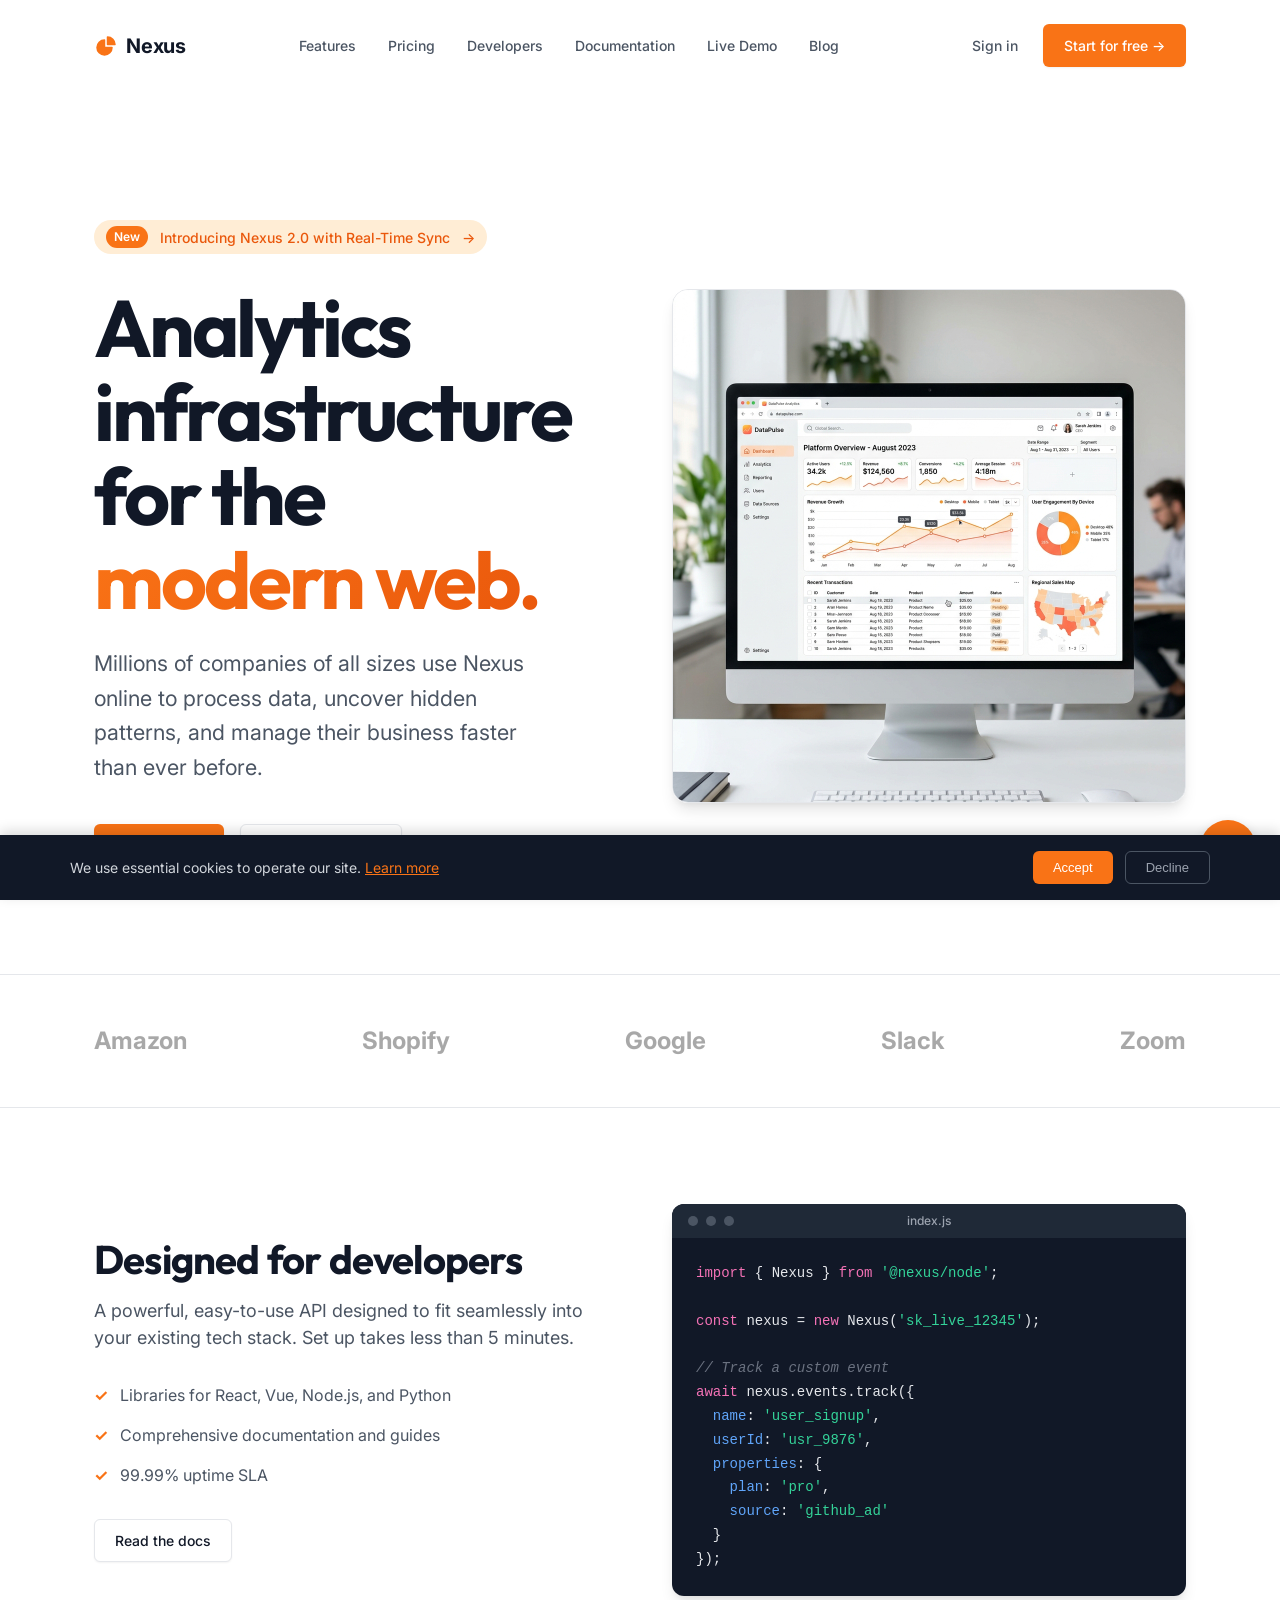
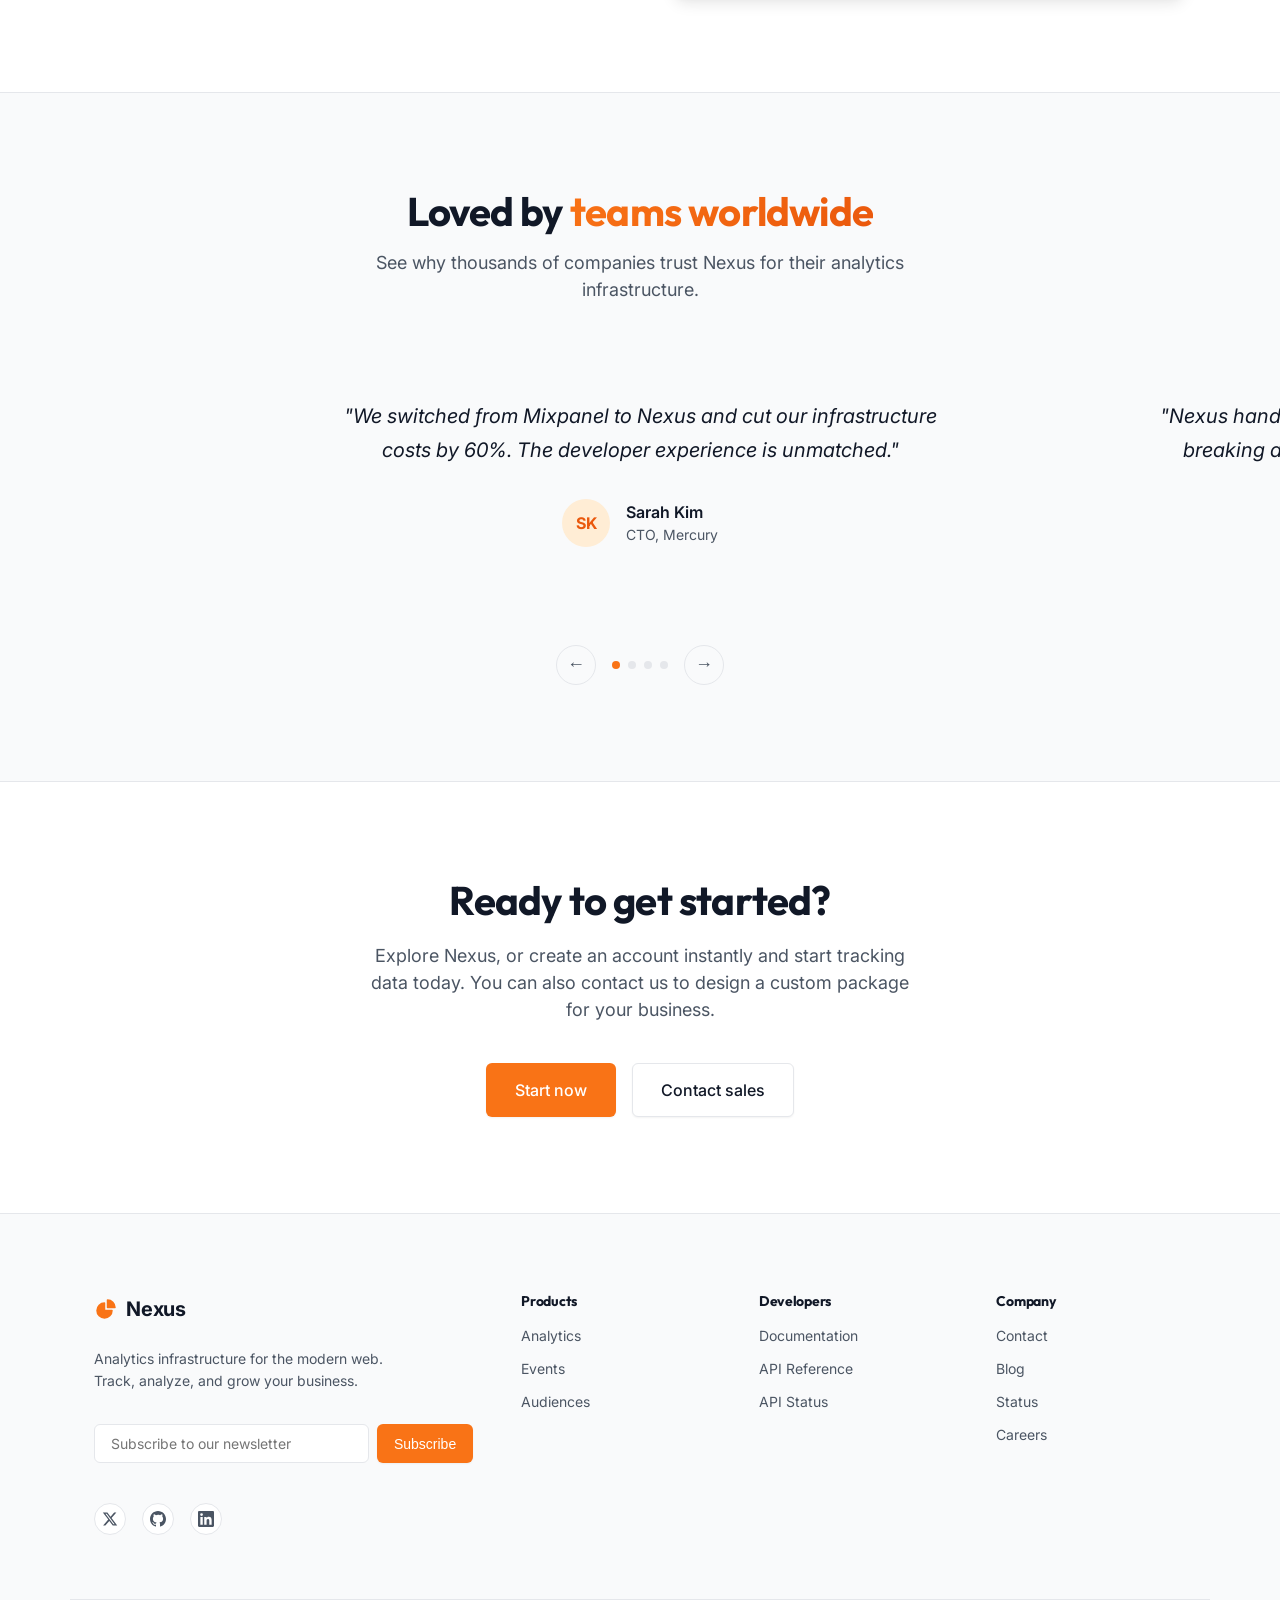
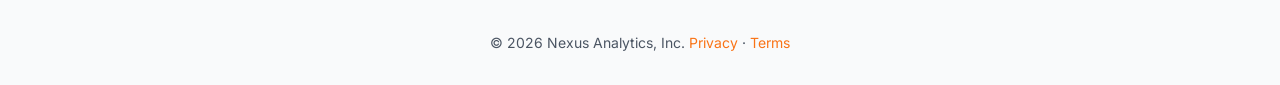
<file: index.html>
<!DOCTYPE html>
<html lang="en">
<head>
    <meta charset="UTF-8">
    <meta name="viewport" content="width=device-width, initial-scale=1.0">
    <title>Nexus | Analytics for Modern Teams</title>
    <meta name="description" content="Nexus is the developer-first analytics platform built for speed and precision.">
    <link rel="preconnect" href="https://fonts.googleapis.com">
    <link rel="preconnect" href="https://fonts.gstatic.com" crossorigin>
    <link href="https://fonts.googleapis.com/css2?family=Inter:wght@400;500;600;700&family=Outfit:wght@500;700;800&display=swap" rel="stylesheet">
    <link rel="stylesheet" href="styles.css?v=4">
    <!-- Privacy-friendly analytics by Plausible -->
    <script async src="https://plausible.io/js/pa-jJZlU0B4bznzwBaaOxPu2.js"></script>
    <script>
      window.plausible=window.plausible||function(){(plausible.q=plausible.q||[]).push(arguments)},plausible.init=plausible.init||function(i){plausible.o=i||{}};
      plausible.init()
    </script>
    <script>window.PLAUSIBLE_DOMAIN = 'nexus.dev';</script>
    <script type="application/ld+json">
    {
        "@context": "https://schema.org",
        "@type": "Organization",
        "name": "Nexus Analytics",
        "url": "https://nexus.dev",
        "logo": "https://nexus.dev/images/dashboard.png",
        "description": "Developer-first analytics platform for modern teams.",
        "foundingDate": "2024",
        "sameAs": ["https://twitter.com/nexus", "https://github.com/nexus-js/nexus", "https://linkedin.com/company/nexus"]
    }
    </script>
    <script type="application/ld+json">
    {
        "@context": "https://schema.org",
        "@type": "WebSite",
        "name": "Nexus Analytics",
        "url": "https://nexus.dev",
        "potentialAction": {
            "@type": "SearchAction",
            "target": "https://nexus.dev/search?q={search_term_string}",
            "query-input": "required name=search_term_string"
        }
    }
    </script>
</head>
<body>
    <header class="navbar">
        <div class="container nav-container">
            <a href="index.html" class="logo">
                <svg xmlns="http://www.w3.org/2000/svg" viewBox="0 0 24 24" fill="currentColor" class="logo-icon">
                  <path fill-rule="evenodd" d="M2.25 13.5a8.25 8.25 0 018.25-8.25.75.75 0 01.75.75v6.75H18a.75.75 0 01.75.75 8.25 8.25 0 01-16.5 0z" clip-rule="evenodd" />
                  <path fill-rule="evenodd" d="M12.75 3a.75.75 0 01.75-.75 8.25 8.25 0 018.25 8.25.75.75 0 01-.75.75h-7.5a.75.75 0 01-.75-.75V3z" clip-rule="evenodd" />
                </svg>
                Nexus
            </a>
            <nav class="nav-links">
                <a href="features.html">Features</a>
                <a href="pricing.html">Pricing</a>
                <a href="developers.html">Developers</a>
                <a href="docs.html">Documentation</a>
                <a href="demo.html">Live Demo</a>
                <a href="blog.html">Blog</a>
            </nav>
            <div class="nav-actions">
                <div class="auth-guest">
                    <a href="login.html" class="btn btn-ghost">Sign in</a>
                    <a href="signup.html" class="btn btn-primary">Start for free &rarr;</a>
                </div>
                <div class="auth-user" style="display:none;">
                    <div class="user-menu">
                        <span class="user-avatar" id="user-avatar">U</span>
                        <div class="user-dropdown" id="user-dropdown">
                            <a href="index.html">Dashboard</a>
                            <a href="#" id="logout-btn">Sign out</a>
                        </div>
                    </div>
                </div>
            </div>
            <button class="mobile-menu-btn" aria-label="Toggle menu">
                <span></span>
                <span></span>
                <span></span>
            </button>
        </div>
    </header>

    <main>
        <!-- Hero Section -->
        <section class="hero">
            <div class="container hero-container">
                <div class="hero-content fade-in-up">
                    <a href="features.html" class="announcement-bar">
                        <span class="announcement-tag">New</span>
                        Introducing Nexus 2.0 with Real-Time Sync <span class="arrow">&rarr;</span>
                    </a>
                    <h1 class="hero-title">Analytics infrastructure for the <span class="text-highlight">modern web.</span></h1>
                    <p class="hero-subtitle">Millions of companies of all sizes use Nexus online to process data, uncover hidden patterns, and manage their business faster than ever before.</p>
                    <div class="hero-cta">
                        <a href="pricing.html" class="btn btn-primary btn-large">Start now</a>
                        <a href="contact.html" class="btn btn-secondary btn-large">Contact sales</a>
                    </div>
                </div>
                <div class="hero-visual fade-in-scale">
                    <img src="images/dashboard.png?v=3" alt="Nexus Dashboard" class="hero-image" loading="lazy">
                </div>
            </div>
        </section>

        <!-- Social Proof -->
        <section class="social-proof fade-in-up">
            <div class="container">
                <div class="logo-grid">
                    <div class="logo-item">Amazon</div>
                    <div class="logo-item">Shopify</div>
                    <div class="logo-item">Google</div>
                    <div class="logo-item">Slack</div>
                    <div class="logo-item">Zoom</div>
                </div>
            </div>
        </section>

        <!-- Code/Developer Section -->
        <section id="developers" class="developer-section">
            <div class="container dev-container">
                <div class="dev-content fade-in-left">
                    <h2 class="section-title">Designed for developers</h2>
                    <p class="section-subtitle">A powerful, easy-to-use API designed to fit seamlessly into your existing tech stack. Set up takes less than 5 minutes.</p>
                    <ul class="dev-list">
                        <li><span>&check;</span> Libraries for React, Vue, Node.js, and Python</li>
                        <li><span>&check;</span> Comprehensive documentation and guides</li>
                        <li><span>&check;</span> 99.99% uptime SLA</li>
                    </ul>
                    <a href="#" class="btn btn-secondary">Read the docs</a>
                </div>
                <div class="dev-code fade-in-right">
                    <div class="code-window">
                        <div class="code-header">
                            <span class="code-dot"></span>
                            <span class="code-dot"></span>
                            <span class="code-dot"></span>
                            <div class="code-title">index.js</div>
                        </div>
                        <pre><code><span class="keyword">import</span> { Nexus } <span class="keyword">from</span> <span class="string">'@nexus/node'</span>;

<span class="keyword">const</span> nexus = <span class="keyword">new</span> Nexus(<span class="string">'sk_live_12345'</span>);

<span class="comment">// Track a custom event</span>
<span class="keyword">await</span> nexus.events.track({
  <span class="property">name</span>: <span class="string">'user_signup'</span>,
  <span class="property">userId</span>: <span class="string">'usr_9876'</span>,
  <span class="property">properties</span>: {
    <span class="property">plan</span>: <span class="string">'pro'</span>,
    <span class="property">source</span>: <span class="string">'github_ad'</span>
  }
});</code></pre>
                    </div>
                </div>
            </div>
        </section>

        <!-- Testimonials Section -->
        <section class="testimonials-section bg-gray">
            <div class="container">
                <div class="section-header fade-in">
                    <h2 class="section-title">Loved by <span class="text-highlight">teams worldwide</span></h2>
                    <p class="section-subtitle">See why thousands of companies trust Nexus for their analytics infrastructure.</p>
                </div>
                <div class="testimonials-wrapper fade-in">
                    <div class="testimonials-track">
                        <div class="testimonial-card">
                            <p class="testimonial-quote">"We switched from Mixpanel to Nexus and cut our infrastructure costs by 60%. The developer experience is unmatched."</p>
                            <div class="testimonial-author">
                                <div class="testimonial-avatar">SK</div>
                                <div class="testimonial-info">
                                    <div class="testimonial-name">Sarah Kim</div>
                                    <div class="testimonial-role">CTO, Mercury</div>
                                </div>
                            </div>
                        </div>
                        <div class="testimonial-card">
                            <p class="testimonial-quote">"Nexus handles over 50 million events per day for us without breaking a sweat. The real-time dashboard is incredibly responsive."</p>
                            <div class="testimonial-author">
                                <div class="testimonial-avatar">MJ</div>
                                <div class="testimonial-info">
                                    <div class="testimonial-name">Marcus Johnson</div>
                                    <div class="testimonial-role">VP Engineering, Relay</div>
                                </div>
                            </div>
                        </div>
                        <div class="testimonial-card">
                            <p class="testimonial-quote">"Setting up Nexus took 10 minutes. The API documentation is the best I've ever seen – our team was shipping analytics events the same day."</p>
                            <div class="testimonial-author">
                                <div class="testimonial-avatar">AL</div>
                                <div class="testimonial-info">
                                    <div class="testimonial-name">Aiko Lim</div>
                                    <div class="testimonial-role">Lead Engineer, Palette</div>
                                </div>
                            </div>
                        </div>
                        <div class="testimonial-card">
                            <p class="testimonial-quote">"The granular access controls and real-time data pipeline have transformed how our data team operates. Enterprise-grade, with startup speed."</p>
                            <div class="testimonial-author">
                                <div class="testimonial-avatar">DR</div>
                                <div class="testimonial-info">
                                    <div class="testimonial-name">David Rivera</div>
                                    <div class="testimonial-role">Head of Data, Stackline</div>
                                </div>
                            </div>
                        </div>
                    </div>
                    <div class="testimonial-controls">
                        <button class="testimonial-btn" id="testimonial-prev">&larr;</button>
                        <div class="testimonial-dots">
                            <button class="testimonial-dot active" data-index="0"></button>
                            <button class="testimonial-dot" data-index="1"></button>
                            <button class="testimonial-dot" data-index="2"></button>
                            <button class="testimonial-dot" data-index="3"></button>
                        </div>
                        <button class="testimonial-btn" id="testimonial-next">&rarr;</button>
                    </div>
                </div>
            </div>
        </section>

        <!-- CTA Section -->
        <section class="cta-section fade-in-up">
            <div class="container cta-container">
                <h2 class="cta-title">Ready to get started?</h2>
                <p class="cta-subtitle">Explore Nexus, or create an account instantly and start tracking data today. You can also contact us to design a custom package for your business.</p>
                <div class="cta-buttons">
                    <a href="pricing.html" class="btn btn-primary btn-large">Start now</a>
                    <a href="contact.html" class="btn btn-secondary btn-large">Contact sales</a>
                </div>
            </div>
        </section>
    </main>

    <footer class="site-footer">
        <div class="container footer-grid">
            <div class="footer-brand">
                <a href="index.html" class="logo">
                    <svg xmlns="http://www.w3.org/2000/svg" viewBox="0 0 24 24" fill="currentColor" class="logo-icon">
                      <path fill-rule="evenodd" d="M2.25 13.5a8.25 8.25 0 018.25-8.25.75.75 0 01.75.75v6.75H18a.75.75 0 01.75.75 8.25 8.25 0 01-16.5 0z" clip-rule="evenodd" />
                      <path fill-rule="evenodd" d="M12.75 3a.75.75 0 01.75-.75 8.25 8.25 0 018.25 8.25.75.75 0 01-.75.75h-7.5a.75.75 0 01-.75-.75V3z" clip-rule="evenodd" />
                    </svg>
                    Nexus
                </a>
                <p class="footer-tagline">Analytics infrastructure for the modern web. Track, analyze, and grow your business.</p>
                <form class="newsletter-form">
                    <input type="email" placeholder="Subscribe to our newsletter" class="newsletter-input" required>
                    <button type="submit" class="btn btn-primary" style="padding: 0.625rem 1rem;">Subscribe</button>
                </form>
                <div class="social-links">
                    <a href="#" class="social-icon" aria-label="X (Twitter)"><svg xmlns="http://www.w3.org/2000/svg" viewBox="0 0 24 24"><path d="M18.244 2.25h3.308l-7.227 8.26 8.502 11.24H16.17l-5.214-6.817L4.99 21.75H1.68l7.73-8.835L1.254 2.25H8.08l4.713 6.231zm-1.161 17.52h1.833L7.084 4.126H5.117z"/></svg></a>
                    <a href="#" class="social-icon" aria-label="GitHub"><svg xmlns="http://www.w3.org/2000/svg" viewBox="0 0 24 24"><path d="M12 0C5.374 0 0 5.373 0 12c0 5.302 3.438 9.8 8.207 11.387.599.111.793-.261.793-.577v-2.234c-3.338.726-4.033-1.416-4.033-1.416-.546-1.387-1.333-1.756-1.333-1.756-1.089-.745.083-.729.083-.729 1.205.084 1.839 1.237 1.839 1.237 1.07 1.834 2.807 1.304 3.492.997.107-.775.418-1.305.762-1.604-2.665-.305-5.467-1.334-5.467-5.931 0-1.311.469-2.381 1.236-3.221-.124-.303-.535-1.524.117-3.176 0 0 1.008-.322 3.301 1.23A11.509 11.509 0 0112 5.803c1.02.005 2.047.138 3.006.404 2.291-1.552 3.297-1.23 3.297-1.23.653 1.653.242 2.874.118 3.176.77.84 1.235 1.911 1.235 3.221 0 4.609-2.807 5.624-5.479 5.921.43.372.823 1.102.823 2.222v3.293c0 .319.192.694.801.576C20.566 21.797 24 17.3 24 12c0-6.627-5.373-12-12-12z"/></svg></a>
                    <a href="#" class="social-icon" aria-label="LinkedIn"><svg xmlns="http://www.w3.org/2000/svg" viewBox="0 0 24 24"><path d="M20.447 20.452h-3.554v-5.569c0-1.328-.027-3.037-1.852-3.037-1.853 0-2.136 1.445-2.136 2.939v5.667H9.351V9h3.414v1.561h.046c.477-.9 1.637-1.85 3.37-1.85 3.601 0 4.267 2.37 4.267 5.455v6.286zM5.337 7.433a2.062 2.062 0 01-2.063-2.065 2.064 2.064 0 112.063 2.065zm1.782 13.019H3.555V9h3.564v11.452zM22.225 0H1.771C.792 0 0 .774 0 1.729v20.542C0 23.227.792 24 1.771 24h20.451C23.2 24 24 23.227 24 22.271V1.729C24 .774 23.2 0 22.222 0h.003z"/></svg></a>
                </div>
            </div>
            <div class="footer-links">
                <h4>Products</h4>
                <a href="features.html">Analytics</a>
                <a href="features.html">Events</a>
                <a href="features.html">Audiences</a>
            </div>
            <div class="footer-links">
                <h4>Developers</h4>
                <a href="docs.html">Documentation</a>
                <a href="developers.html">API Reference</a>
                <a href="developers.html">API Status</a>
            </div>
            <div class="footer-links">
                <h4>Company</h4>
                <a href="contact.html">Contact</a>
                <a href="blog.html">Blog</a>
                <a href="status.html">Status</a>
                <a href="#">Careers</a>
            </div>
        </div>
        <div class="container copyright">
            <p>&copy; 2026 Nexus Analytics, Inc. <a href="privacy.html">Privacy</a> &middot; <a href="terms.html">Terms</a></p>
        </div>
    </footer>

    <div class="chat-widget" id="chat-widget">
    <button class="chat-toggle" id="chat-toggle" aria-label="Open chat"><svg xmlns="http://www.w3.org/2000/svg" fill="none" viewBox="0 0 24 24" stroke-width="1.5" stroke="currentColor"><path stroke-linecap="round" stroke-linejoin="round" d="M8.625 12a.375.375 0 11-.75 0 .375.375 0 01.75 0zm0 0H8.25m4.125 0a.375.375 0 11-.75 0 .375.375 0 01.75 0zm0 0H12m4.125 0a.375.375 0 11-.75 0 .375.375 0 01.75 0zm0 0h-.375M21 12c0 4.556-4.03 8.25-9 8.25a9.764 9.764 0 01-2.555-.337A5.972 5.972 0 015.41 20.97a5.969 5.969 0 01-.474-.065 4.48 4.48 0 00.978-2.025c.09-.457-.133-.901-.467-1.226C3.93 16.178 3 14.189 3 12c0-4.556 4.03-8.25 9-8.25s9 3.694 9 8.25z" /></svg></button>
    <div class="chat-window" id="chat-window">
        <div class="chat-header"><span>Nexus Support</span><button class="chat-close" id="chat-close">&times;</button></div>
        <div class="chat-messages" id="chat-messages"><div class="chat-msg bot">Hi! How can I help you today?</div></div>
        <form class="chat-input-form" id="chat-form"><input type="text" id="chat-input" placeholder="Type a message..." autocomplete="off"><button type="submit">Send</button></form>
    </div>
</div>

<div class="modal-overlay" id="newsletter-modal">
    <div class="modal-card">
        <button class="modal-close">&times;</button>
        <h3>Stay in the loop</h3>
        <p>Get product updates, engineering insights, and early access to new features.</p>
        <form class="newsletter-form" id="modal-form"><input type="email" placeholder="you@example.com" required><button type="submit" class="btn btn-primary full-width">Subscribe</button></form>
        <button class="modal-dismiss">No thanks, I'm good</button>
    </div>
</div>

    <button class="back-to-top" id="back-to-top" aria-label="Back to top">
        <svg xmlns="http://www.w3.org/2000/svg" fill="none" viewBox="0 0 24 24" stroke-width="2" stroke="currentColor"><path stroke-linecap="round" stroke-linejoin="round" d="M4.5 15.75l7.5-7.5 7.5 7.5"/></svg>
    </button>

    <div class="cookie-banner" id="cookie-banner">
        <div class="cookie-content">
            <p>We use essential cookies to operate our site. <a href="privacy.html">Learn more</a></p>
            <div class="cookie-actions">
                <button class="cookie-btn accept" id="cookie-accept">Accept</button>
                <button class="cookie-btn decline" id="cookie-decline">Decline</button>
            </div>
        </div>
    </div>

    <script src="config.js"></script>
    <script src="script.js?v=4"></script>
</body>
</html>
</file>
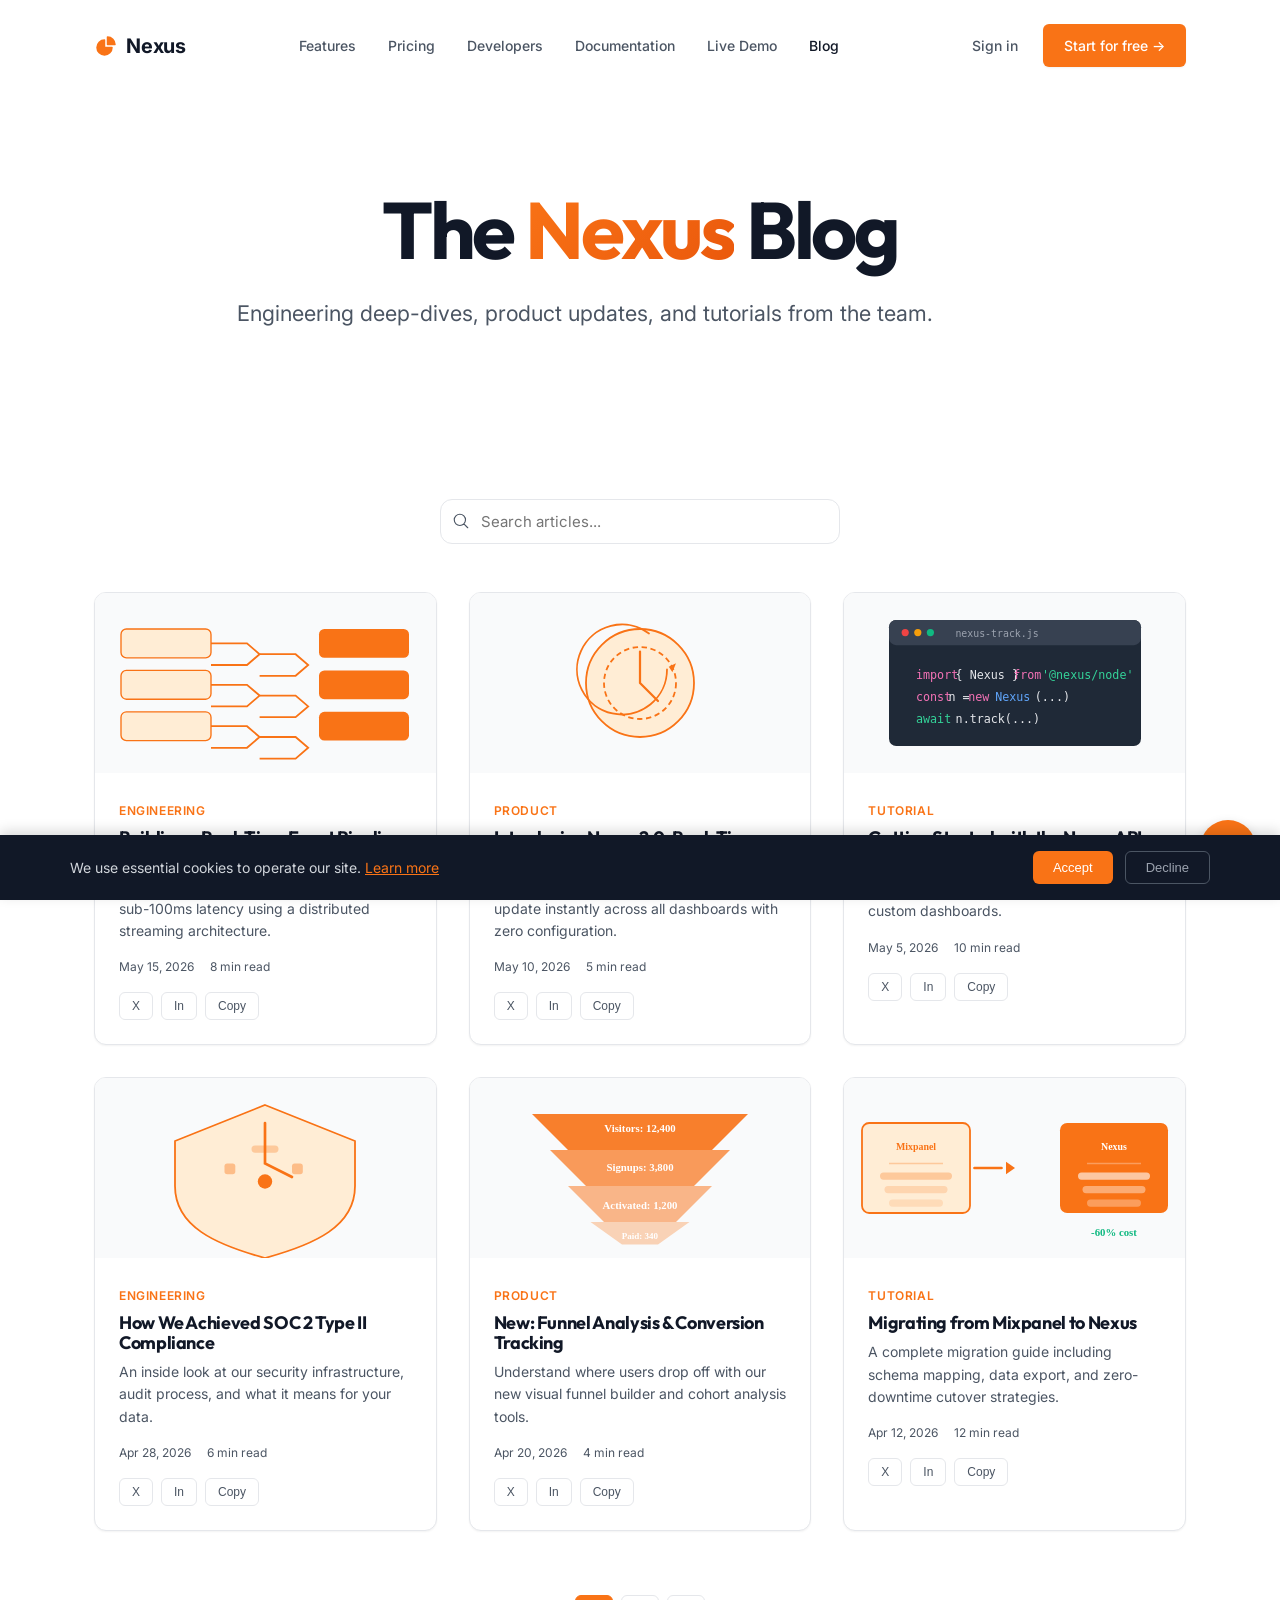
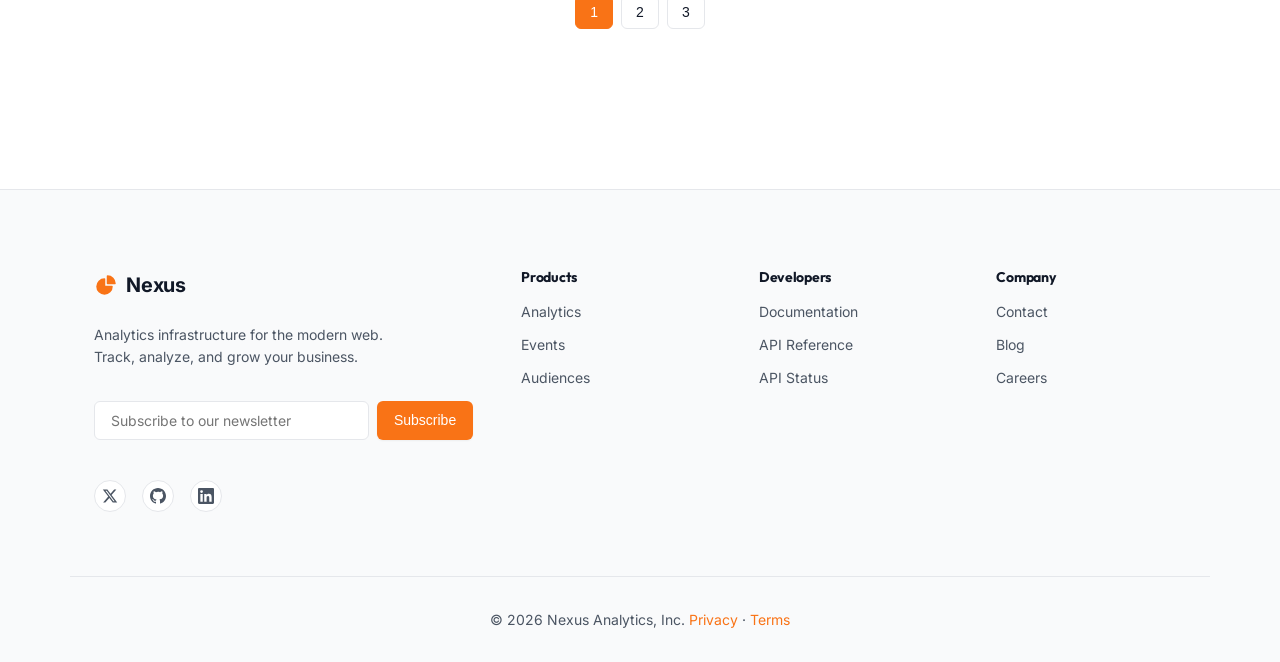
<file: blog.html>
<!DOCTYPE html>
<html lang="en">
<head>
    <meta charset="UTF-8">
    <meta name="viewport" content="width=device-width, initial-scale=1.0">
    <title>Blog - Nexus Analytics</title>
    <meta name="description" content="Engineering insights, product updates, and tutorials from the Nexus team.">
    <link rel="preconnect" href="https://fonts.googleapis.com">
    <link rel="preconnect" href="https://fonts.gstatic.com" crossorigin>
    <link href="https://fonts.googleapis.com/css2?family=Inter:wght@400;500;600;700&family=Outfit:wght@500;700;800&display=swap" rel="stylesheet">
    <link rel="stylesheet" href="styles.css?v=4">
    <!-- Privacy-friendly analytics by Plausible -->
    <script async src="https://plausible.io/js/pa-jJZlU0B4bznzwBaaOxPu2.js"></script>
    <script>
      window.plausible=window.plausible||function(){(plausible.q=plausible.q||[]).push(arguments)},plausible.init=plausible.init||function(i){plausible.o=i||{}};
      plausible.init()
    </script>
    <script type="application/ld+json">
    {
        "@context": "https://schema.org",
        "@type": "Blog",
        "name": "Nexus Analytics Blog",
        "description": "Engineering deep-dives, product updates, and tutorials from the Nexus team.",
        "url": "https://nexus.dev/blog.html",
        "blogPost": [
            {"@type": "BlogPosting", "headline": "Building a Real-Time Event Pipeline at Scale", "datePublished": "2026-05-15"},
            {"@type": "BlogPosting", "headline": "Introducing Nexus 2.0: Real-Time Sync", "datePublished": "2026-05-10"},
            {"@type": "BlogPosting", "headline": "Getting Started with the Nexus API", "datePublished": "2026-05-05"}
        ]
    }
    </script>
</head>
<body>
    <header class="navbar">
        <div class="container nav-container">
            <a href="index.html" class="logo">
                <svg xmlns="http://www.w3.org/2000/svg" viewBox="0 0 24 24" fill="currentColor" class="logo-icon"><path fill-rule="evenodd" d="M2.25 13.5a8.25 8.25 0 018.25-8.25.75.75 0 01.75.75v6.75H18a.75.75 0 01.75.75 8.25 8.25 0 01-16.5 0z" clip-rule="evenodd" /><path fill-rule="evenodd" d="M12.75 3a.75.75 0 01.75-.75 8.25 8.25 0 018.25 8.25.75.75 0 01-.75.75h-7.5a.75.75 0 01-.75-.75V3z" clip-rule="evenodd" /></svg>
                Nexus
            </a>
            <nav class="nav-links">
                <a href="features.html">Features</a>
                <a href="pricing.html">Pricing</a>
                <a href="developers.html">Developers</a>
                <a href="docs.html">Documentation</a>
                <a href="demo.html">Live Demo</a>
                <a href="blog.html" style="color:var(--text-primary);">Blog</a>
            </nav>
            <div class="nav-actions">
                <div class="auth-guest">
                    <a href="login.html" class="btn btn-ghost">Sign in</a>
                    <a href="signup.html" class="btn btn-primary">Start for free &rarr;</a>
                </div>
                <div class="auth-user" style="display:none;">
                    <div class="user-menu">
                        <span class="user-avatar" id="user-avatar">U</span>
                        <div class="user-dropdown" id="user-dropdown">
                            <a href="index.html">Dashboard</a>
                            <a href="#" id="logout-btn">Sign out</a>
                        </div>
                    </div>
                </div>
            </div>
            <button class="mobile-menu-btn" aria-label="Toggle menu"><span></span><span></span><span></span></button>
        </div>
    </header>

    <main>
        <section class="blog-header">
            <div class="container">
                <h1 class="hero-title">The <span class="text-highlight">Nexus</span> Blog</h1>
                <p class="hero-subtitle">Engineering deep-dives, product updates, and tutorials from the team.</p>
            </div>
        </section>

        <section>
            <div class="container">
                <div class="blog-search">
                    <svg class="blog-search-icon" xmlns="http://www.w3.org/2000/svg" fill="none" viewBox="0 0 24 24" stroke-width="1.5" stroke="currentColor"><path stroke-linecap="round" stroke-linejoin="round" d="M21 21l-5.197-5.197m0 0A7.5 7.5 0 105.196 5.196a7.5 7.5 0 0010.607 10.607z"/></svg>
                    <input type="text" class="blog-search-input" id="blog-search" placeholder="Search articles..." autocomplete="off">
                </div>
                <div class="blog-grid stagger-children" id="blog-grid">
                    <article class="blog-card">
                        <div class="blog-card-image">
                            <img src="images/blog-pipeline.svg" alt="Data pipeline illustration" class="blog-img" loading="lazy">
                        </div>
                        <div class="blog-card-body">
                            <span class="blog-category">Engineering</span>
                            <h3>Building a Real-Time Event Pipeline at Scale</h3>
                            <p>How we process 50M+ events per day with sub-100ms latency using a distributed streaming architecture.</p>
                            <div class="blog-meta"><span>May 15, 2026</span><span>8 min read</span></div>
                            <div class="share-buttons">
                                <button class="share-btn" data-platform="twitter" data-title="Building a Real-Time Event Pipeline at Scale" data-url="https://nexus.dev/blog.html">X</button>
                                <button class="share-btn" data-platform="linkedin" data-title="Building a Real-Time Event Pipeline at Scale" data-url="https://nexus.dev/blog.html">In</button>
                                <button class="share-btn" data-platform="copy" data-url="https://nexus.dev/blog.html">Copy</button>
                            </div>
                        </div>
                    </article>
                    <article class="blog-card">
                        <div class="blog-card-image">
                            <img src="images/blog-sync.svg" alt="Real-time sync illustration" class="blog-img" loading="lazy">
                        </div>
                        <div class="blog-card-body">
                            <span class="blog-category">Product</span>
                            <h3>Introducing Nexus 2.0: Real-Time Sync</h3>
                            <p>Our biggest update yet — see your data update instantly across all dashboards with zero configuration.</p>
                            <div class="blog-meta"><span>May 10, 2026</span><span>5 min read</span></div>
                            <div class="share-buttons">
                                <button class="share-btn" data-platform="twitter" data-title="Introducing Nexus 2.0: Real-Time Sync" data-url="https://nexus.dev/blog.html">X</button>
                                <button class="share-btn" data-platform="linkedin" data-title="Introducing Nexus 2.0: Real-Time Sync" data-url="https://nexus.dev/blog.html">In</button>
                                <button class="share-btn" data-platform="copy" data-url="https://nexus.dev/blog.html">Copy</button>
                            </div>
                        </div>
                    </article>
                    <article class="blog-card">
                        <div class="blog-card-image">
                            <img src="images/blog-api.svg" alt="API code illustration" class="blog-img" loading="lazy">
                        </div>
                        <div class="blog-card-body">
                            <span class="blog-category">Tutorial</span>
                            <h3>Getting Started with the Nexus API</h3>
                            <p>A step-by-step guide to tracking your first event, identifying users, and building custom dashboards.</p>
                            <div class="blog-meta"><span>May 5, 2026</span><span>10 min read</span></div>
                            <div class="share-buttons">
                                <button class="share-btn" data-platform="twitter" data-title="Getting Started with the Nexus API" data-url="https://nexus.dev/blog.html">X</button>
                                <button class="share-btn" data-platform="linkedin" data-title="Getting Started with the Nexus API" data-url="https://nexus.dev/blog.html">In</button>
                                <button class="share-btn" data-platform="copy" data-url="https://nexus.dev/blog.html">Copy</button>
                            </div>
                        </div>
                    </article>
                    <article class="blog-card">
                        <div class="blog-card-image">
                            <img src="images/blog-security.svg" alt="Security shield illustration" class="blog-img" loading="lazy">
                        </div>
                        <div class="blog-card-body">
                            <span class="blog-category">Engineering</span>
                            <h3>How We Achieved SOC 2 Type II Compliance</h3>
                            <p>An inside look at our security infrastructure, audit process, and what it means for your data.</p>
                            <div class="blog-meta"><span>Apr 28, 2026</span><span>6 min read</span></div>
                            <div class="share-buttons">
                                <button class="share-btn" data-platform="twitter" data-title="How We Achieved SOC 2 Type II Compliance" data-url="https://nexus.dev/blog.html">X</button>
                                <button class="share-btn" data-platform="linkedin" data-title="How We Achieved SOC 2 Type II Compliance" data-url="https://nexus.dev/blog.html">In</button>
                                <button class="share-btn" data-platform="copy" data-url="https://nexus.dev/blog.html">Copy</button>
                            </div>
                        </div>
                    </article>
                    <article class="blog-card">
                        <div class="blog-card-image">
                            <img src="images/blog-funnel.svg" alt="Funnel analysis illustration" class="blog-img" loading="lazy">
                        </div>
                        <div class="blog-card-body">
                            <span class="blog-category">Product</span>
                            <h3>New: Funnel Analysis & Conversion Tracking</h3>
                            <p>Understand where users drop off with our new visual funnel builder and cohort analysis tools.</p>
                            <div class="blog-meta"><span>Apr 20, 2026</span><span>4 min read</span></div>
                            <div class="share-buttons">
                                <button class="share-btn" data-platform="twitter" data-title="New: Funnel Analysis & Conversion Tracking" data-url="https://nexus.dev/blog.html">X</button>
                                <button class="share-btn" data-platform="linkedin" data-title="New: Funnel Analysis & Conversion Tracking" data-url="https://nexus.dev/blog.html">In</button>
                                <button class="share-btn" data-platform="copy" data-url="https://nexus.dev/blog.html">Copy</button>
                            </div>
                        </div>
                    </article>
                    <article class="blog-card">
                        <div class="blog-card-image">
                            <img src="images/blog-migration.svg" alt="Migration illustration" class="blog-img" loading="lazy">
                        </div>
                        <div class="blog-card-body">
                            <span class="blog-category">Tutorial</span>
                            <h3>Migrating from Mixpanel to Nexus</h3>
                            <p>A complete migration guide including schema mapping, data export, and zero-downtime cutover strategies.</p>
                            <div class="blog-meta"><span>Apr 12, 2026</span><span>12 min read</span></div>
                            <div class="share-buttons">
                                <button class="share-btn" data-platform="twitter" data-title="Migrating from Mixpanel to Nexus" data-url="https://nexus.dev/blog.html">X</button>
                                <button class="share-btn" data-platform="linkedin" data-title="Migrating from Mixpanel to Nexus" data-url="https://nexus.dev/blog.html">In</button>
                                <button class="share-btn" data-platform="copy" data-url="https://nexus.dev/blog.html">Copy</button>
                            </div>
                        </div>
                    </article>
                </div>
                <div class="blog-no-results" id="blog-no-results">
                    <p>No articles match your search.</p>
                </div>
                <div class="blog-pagination">
                    <button class="pagination-btn active">1</button>
                    <button class="pagination-btn">2</button>
                    <button class="pagination-btn">3</button>
                </div>
            </div>
        </section>
    </main>

    <div class="chat-widget" id="chat-widget">
        <button class="chat-toggle" id="chat-toggle" aria-label="Open chat"><svg xmlns="http://www.w3.org/2000/svg" fill="none" viewBox="0 0 24 24" stroke-width="1.5" stroke="currentColor"><path stroke-linecap="round" stroke-linejoin="round" d="M8.625 12a.375.375 0 11-.75 0 .375.375 0 01.75 0zm0 0H8.25m4.125 0a.375.375 0 11-.75 0 .375.375 0 01.75 0zm0 0H12m4.125 0a.375.375 0 11-.75 0 .375.375 0 01.75 0zm0 0h-.375M21 12c0 4.556-4.03 8.25-9 8.25a9.764 9.764 0 01-2.555-.337A5.972 5.972 0 015.41 20.97a5.969 5.969 0 01-.474-.065 4.48 4.48 0 00.978-2.025c.09-.457-.133-.901-.467-1.226C3.93 16.178 3 14.189 3 12c0-4.556 4.03-8.25 9-8.25s9 3.694 9 8.25z" /></svg></button>
        <div class="chat-window" id="chat-window">
            <div class="chat-header"><span>Nexus Support</span><button class="chat-close" id="chat-close">&times;</button></div>
            <div class="chat-messages" id="chat-messages"><div class="chat-msg bot">Hi! How can I help you today?</div></div>
            <form class="chat-input-form" id="chat-form">
                <input type="text" id="chat-input" placeholder="Type a message..." autocomplete="off">
                <button type="submit">Send</button>
            </form>
        </div>
    </div>

    <div class="modal-overlay" id="newsletter-modal">
        <div class="modal-card">
            <button class="modal-close">&times;</button>
            <h3>Stay in the loop</h3>
            <p>Get product updates, engineering insights, and early access to new features.</p>
            <form class="newsletter-form" id="modal-form">
                <input type="email" placeholder="you@example.com" required>
                <button type="submit" class="btn btn-primary full-width">Subscribe</button>
            </form>
            <button class="modal-dismiss">No thanks, I'm good</button>
        </div>
    </div>

    <footer class="site-footer">
        <div class="container footer-grid">
            <div class="footer-brand">
                <a href="index.html" class="logo"><svg xmlns="http://www.w3.org/2000/svg" viewBox="0 0 24 24" fill="currentColor" class="logo-icon"><path fill-rule="evenodd" d="M2.25 13.5a8.25 8.25 0 018.25-8.25.75.75 0 01.75.75v6.75H18a.75.75 0 01.75.75 8.25 8.25 0 01-16.5 0z" clip-rule="evenodd" /><path fill-rule="evenodd" d="M12.75 3a.75.75 0 01.75-.75 8.25 8.25 0 018.25 8.25.75.75 0 01-.75.75h-7.5a.75.75 0 01-.75-.75V3z" clip-rule="evenodd" /></svg>Nexus</a>
                <p class="footer-tagline">Analytics infrastructure for the modern web. Track, analyze, and grow your business.</p>
                <form class="newsletter-form"><input type="email" placeholder="Subscribe to our newsletter" class="newsletter-input" required><button type="submit" class="btn btn-primary" style="padding:0.625rem 1rem;">Subscribe</button></form>
                <div class="social-links"><a href="#" class="social-icon" aria-label="X (Twitter)"><svg xmlns="http://www.w3.org/2000/svg" viewBox="0 0 24 24"><path d="M18.244 2.25h3.308l-7.227 8.26 8.502 11.24H16.17l-5.214-6.817L4.99 21.75H1.68l7.73-8.835L1.254 2.25H8.08l4.713 6.231zm-1.161 17.52h1.833L7.084 4.126H5.117z"/></svg></a><a href="#" class="social-icon" aria-label="GitHub"><svg xmlns="http://www.w3.org/2000/svg" viewBox="0 0 24 24"><path d="M12 0C5.374 0 0 5.373 0 12c0 5.302 3.438 9.8 8.207 11.387.599.111.793-.261.793-.577v-2.234c-3.338.726-4.033-1.416-4.033-1.416-.546-1.387-1.333-1.756-1.333-1.756-1.089-.745.083-.729.083-.729 1.205.084 1.839 1.237 1.839 1.237 1.07 1.834 2.807 1.304 3.492.997.107-.775.418-1.305.762-1.604-2.665-.305-5.467-1.334-5.467-5.931 0-1.311.469-2.381 1.236-3.221-.124-.303-.535-1.524.117-3.176 0 0 1.008-.322 3.301 1.23A11.509 11.509 0 0112 5.803c1.02.005 2.047.138 3.006.404 2.291-1.552 3.297-1.23 3.297-1.23.653 1.653.242 2.874.118 3.176.77.84 1.235 1.911 1.235 3.221 0 4.609-2.807 5.624-5.479 5.921.43.372.823 1.102.823 2.222v3.293c0 .319.192.694.801.576C20.566 21.797 24 17.3 24 12c0-6.627-5.373-12-12-12z"/></svg></a><a href="#" class="social-icon" aria-label="LinkedIn"><svg xmlns="http://www.w3.org/2000/svg" viewBox="0 0 24 24"><path d="M20.447 20.452h-3.554v-5.569c0-1.328-.027-3.037-1.852-3.037-1.853 0-2.136 1.445-2.136 2.939v5.667H9.351V9h3.414v1.561h.046c.477-.9 1.637-1.85 3.37-1.85 3.601 0 4.267 2.37 4.267 5.455v6.286zM5.337 7.433a2.062 2.062 0 01-2.063-2.065 2.064 2.064 0 112.063 2.065zm1.782 13.019H3.555V9h3.564v11.452zM22.225 0H1.771C.792 0 0 .774 0 1.729v20.542C0 23.227.792 24 1.771 24h20.451C23.2 24 24 23.227 24 22.271V1.729C24 .774 23.2 0 22.222 0h.003z"/></svg></a></div>
            </div>
            <div class="footer-links"><h4>Products</h4><a href="features.html">Analytics</a><a href="features.html">Events</a><a href="features.html">Audiences</a></div>
            <div class="footer-links"><h4>Developers</h4><a href="docs.html">Documentation</a><a href="developers.html">API Reference</a><a href="status.html">API Status</a></div>
            <div class="footer-links"><h4>Company</h4><a href="contact.html">Contact</a><a href="blog.html">Blog</a><a href="careers.html">Careers</a></div>
        </div>
        <div class="container copyright"><p>&copy; 2026 Nexus Analytics, Inc. <a href="privacy.html">Privacy</a> &middot; <a href="terms.html">Terms</a></p></div>
    </footer>
    <button class="back-to-top" id="back-to-top" aria-label="Back to top">
        <svg xmlns="http://www.w3.org/2000/svg" fill="none" viewBox="0 0 24 24" stroke-width="2" stroke="currentColor"><path stroke-linecap="round" stroke-linejoin="round" d="M4.5 15.75l7.5-7.5 7.5 7.5"/></svg>
    </button>
    <div class="cookie-banner" id="cookie-banner">
        <div class="cookie-content">
            <p>We use essential cookies to operate our site. <a href="privacy.html">Learn more</a></p>
            <div class="cookie-actions">
                <button class="cookie-btn accept" id="cookie-accept">Accept</button>
                <button class="cookie-btn decline" id="cookie-decline">Decline</button>
            </div>
        </div>
    </div>
    <script src="config.js"></script>
    <script src="script.js?v=3"></script>
</body>
</html>
</file>
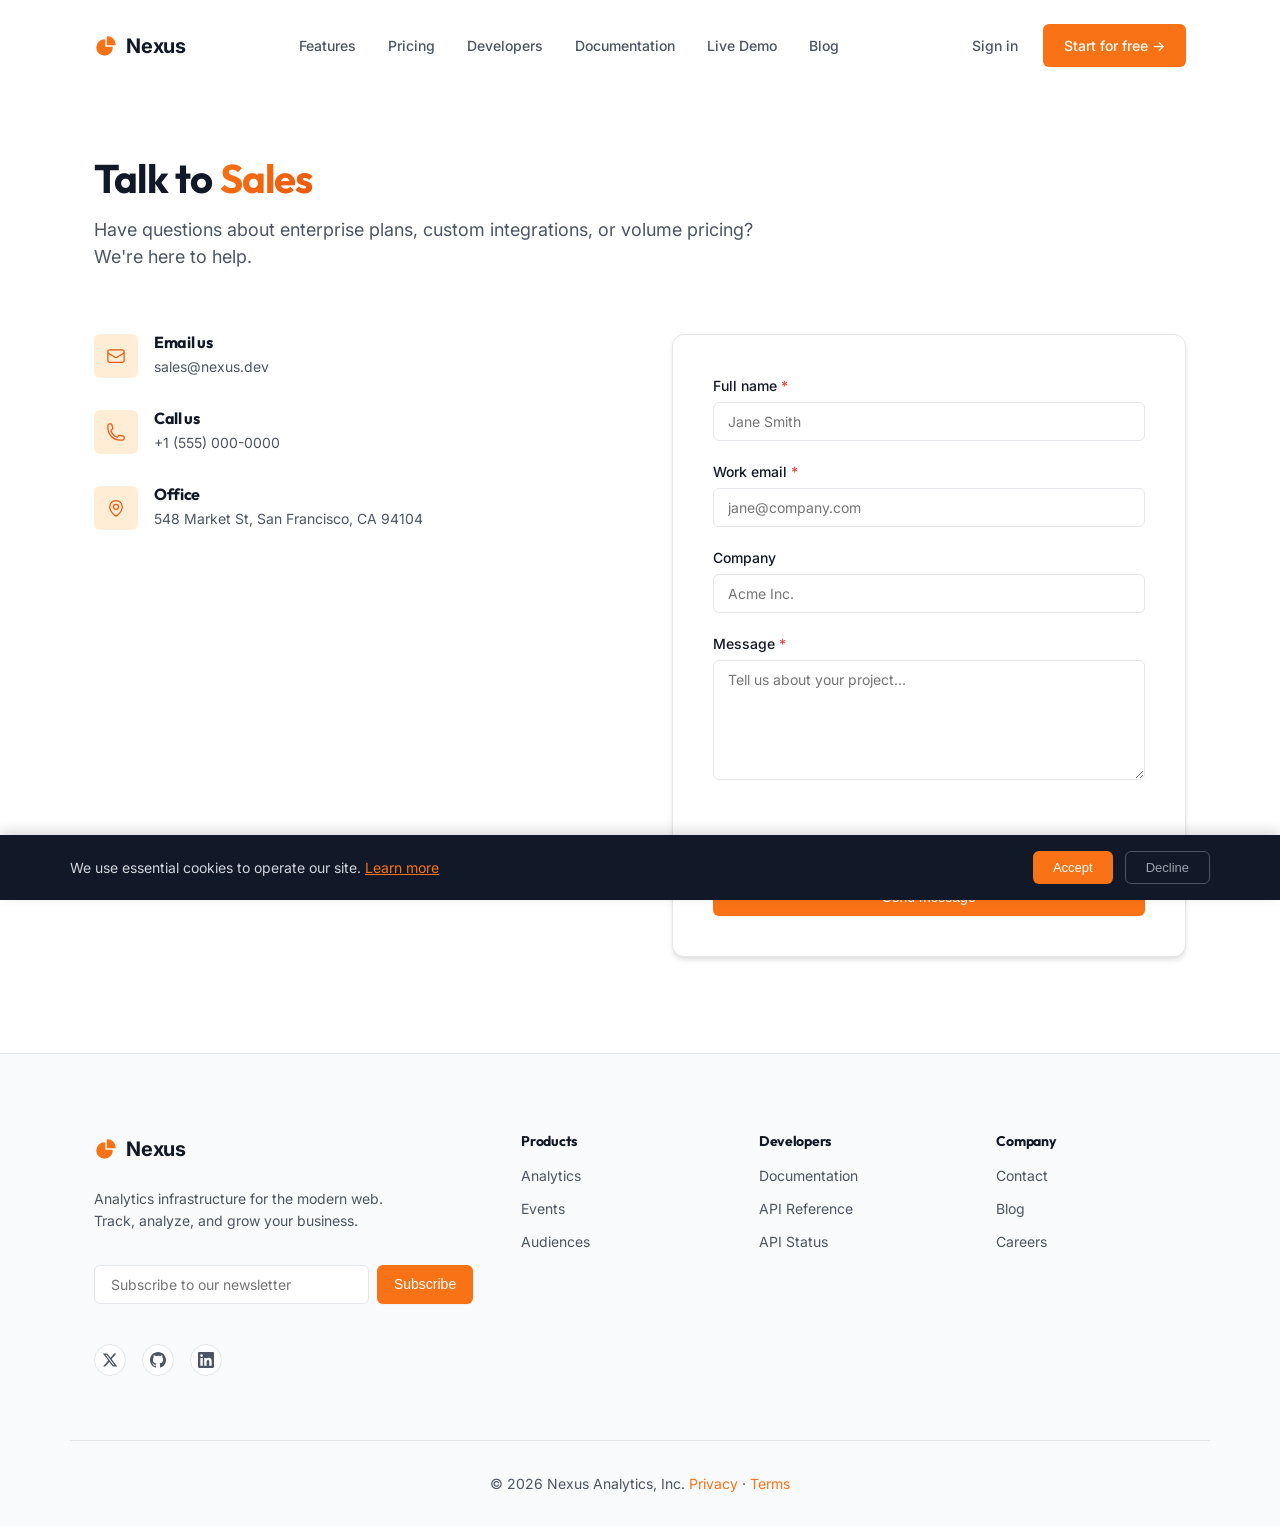
<file: contact.html>
<!DOCTYPE html>
<html lang="en">
<head>
    <meta charset="UTF-8">
    <meta name="viewport" content="width=device-width, initial-scale=1.0">
    <title>Contact Sales - Nexus Analytics</title>
    <link href="https://fonts.googleapis.com/css2?family=Inter:wght@400;500;600;700&family=Outfit:wght@500;700;800&display=swap" rel="stylesheet">
    <link rel="stylesheet" href="styles.css?v=4">
    <!-- Privacy-friendly analytics by Plausible -->
    <script async src="https://plausible.io/js/pa-jJZlU0B4bznzwBaaOxPu2.js"></script>
    <script>
      window.plausible=window.plausible||function(){(plausible.q=plausible.q||[]).push(arguments)},plausible.init=plausible.init||function(i){plausible.o=i||{}};
      plausible.init()
    </script>
    <script type="application/ld+json">
    {"@context":"https://schema.org","@type":"ContactPage","name":"Contact Sales - Nexus Analytics","description":"Get in touch with our sales team.","url":"https://nexus.dev/contact.html"}
    </script>
</head>
<body>
    <header class="navbar">
        <div class="container nav-container">
            <a href="index.html" class="logo">
                <svg xmlns="http://www.w3.org/2000/svg" viewBox="0 0 24 24" fill="currentColor" class="logo-icon">
                  <path fill-rule="evenodd" d="M2.25 13.5a8.25 8.25 0 018.25-8.25.75.75 0 01.75.75v6.75H18a.75.75 0 01.75.75 8.25 8.25 0 01-16.5 0z" clip-rule="evenodd" />
                  <path fill-rule="evenodd" d="M12.75 3a.75.75 0 01.75-.75 8.25 8.25 0 018.25 8.25.75.75 0 01-.75.75h-7.5a.75.75 0 01-.75-.75V3z" clip-rule="evenodd" />
                </svg>
                Nexus
            </a>
            <nav class="nav-links">
                <a href="features.html">Features</a>
                <a href="pricing.html">Pricing</a>
                <a href="developers.html">Developers</a>
                <a href="docs.html">Documentation</a>
                <a href="demo.html">Live Demo</a>
                <a href="blog.html">Blog</a>
            </nav>
            <div class="nav-actions">
                <div class="auth-guest">
                    <a href="login.html" class="btn btn-ghost">Sign in</a>
                    <a href="signup.html" class="btn btn-primary">Start for free &rarr;</a>
                </div>
                <div class="auth-user" style="display:none;">
                    <div class="user-menu">
                        <span class="user-avatar" id="user-avatar">U</span>
                        <div class="user-dropdown" id="user-dropdown">
                            <a href="index.html">Dashboard</a>
                            <a href="#" id="logout-btn">Sign out</a>
                        </div>
                    </div>
                </div>
            </div>
            <button class="mobile-menu-btn" aria-label="Toggle menu">
                <span></span><span></span><span></span>
            </button>
        </div>
    </header>

    <main class="contact-page">
        <div class="container">
            <div class="section-header align-left fade-in">
                <h1 class="section-title">Talk to <span class="text-highlight">Sales</span></h1>
                <p class="section-subtitle">Have questions about enterprise plans, custom integrations, or volume pricing? We're here to help.</p>
            </div>

            <div class="contact-layout fade-in">
                <div class="contact-info-list">
                    <div class="contact-item">
                        <div class="contact-icon">
                            <svg xmlns="http://www.w3.org/2000/svg" fill="none" viewBox="0 0 24 24" stroke-width="1.5" stroke="currentColor"><path stroke-linecap="round" stroke-linejoin="round" d="M21.75 6.75v10.5a2.25 2.25 0 01-2.25 2.25h-15a2.25 2.25 0 01-2.25-2.25V6.75m19.5 0A2.25 2.25 0 0019.5 4.5h-15a2.25 2.25 0 00-2.25 2.25m19.5 0v.243a2.25 2.25 0 01-1.07 1.916l-7.5 4.615a2.25 2.25 0 01-2.36 0L3.32 8.91a2.25 2.25 0 01-1.07-1.916V6.75" /></svg>
                        </div>
                        <div>
                            <h4>Email us</h4>
                            <p>sales@nexus.dev</p>
                        </div>
                    </div>
                    <div class="contact-item">
                        <div class="contact-icon">
                            <svg xmlns="http://www.w3.org/2000/svg" fill="none" viewBox="0 0 24 24" stroke-width="1.5" stroke="currentColor"><path stroke-linecap="round" stroke-linejoin="round" d="M2.25 6.75c0 8.284 6.716 15 15 15h2.25a2.25 2.25 0 002.25-2.25v-1.372c0-.516-.351-.966-.852-1.091l-4.423-1.106c-.44-.11-.902.055-1.173.417l-.97 1.293c-.282.376-.769.542-1.21.38a12.035 12.035 0 01-7.143-7.143c-.162-.441.004-.928.38-1.21l1.293-.97c.363-.271.527-.734.417-1.173L6.963 3.102a1.125 1.125 0 00-1.091-.852H4.5A2.25 2.25 0 002.25 4.5v2.25z" /></svg>
                        </div>
                        <div>
                            <h4>Call us</h4>
                            <p>+1 (555) 000-0000</p>
                        </div>
                    </div>
                    <div class="contact-item">
                        <div class="contact-icon">
                            <svg xmlns="http://www.w3.org/2000/svg" fill="none" viewBox="0 0 24 24" stroke-width="1.5" stroke="currentColor"><path stroke-linecap="round" stroke-linejoin="round" d="M15 10.5a3 3 0 11-6 0 3 3 0 016 0z" /><path stroke-linecap="round" stroke-linejoin="round" d="M19.5 10.5c0 7.142-7.5 11.25-7.5 11.25S4.5 17.642 4.5 10.5a7.5 7.5 0 1115 0z" /></svg>
                        </div>
                        <div>
                            <h4>Office</h4>
                            <p>548 Market St, San Francisco, CA 94104</p>
                        </div>
                    </div>
                </div>

                <div class="contact-form-card">
                    <form id="contact-form" action="https://formspree.io/f/xpqnlpzl" method="POST">
                        <div class="form-group">
                            <label for="contact-name">Full name <span style="color:#ef4444;">*</span></label>
                            <input type="text" id="contact-name" class="form-input" placeholder="Jane Smith" name="name" required>
                        </div>
                        <div class="form-group">
                            <label for="contact-email">Work email <span style="color:#ef4444;">*</span></label>
                            <input type="email" id="contact-email" class="form-input" placeholder="jane@company.com" name="email" required>
                        </div>
                        <div class="form-group">
                            <label for="contact-company">Company</label>
                            <input type="text" id="contact-company" class="form-input" placeholder="Acme Inc." name="company">
                        </div>
                        <div class="form-group">
                            <label for="contact-message">Message <span style="color:#ef4444;">*</span></label>
                            <textarea id="contact-message" class="form-input" placeholder="Tell us about your project..." name="message"></textarea>
                        </div>
                        <div class="form-error" id="contact-error"></div>
                        <div style="color: #059669; font-size: 0.875rem; margin-bottom: 1rem; min-height: 1.25rem;" id="contact-success"></div>
                        <button type="submit" class="btn btn-primary full-width">Send message</button>
                    </form>
                </div>
            </div>
        </div>
    </main>

    <footer class="site-footer">
        <div class="container footer-grid">
            <div class="footer-brand">
                <a href="index.html" class="logo">
                    <svg xmlns="http://www.w3.org/2000/svg" viewBox="0 0 24 24" fill="currentColor" class="logo-icon">
                      <path fill-rule="evenodd" d="M2.25 13.5a8.25 8.25 0 018.25-8.25.75.75 0 01.75.75v6.75H18a.75.75 0 01.75.75 8.25 8.25 0 01-16.5 0z" clip-rule="evenodd" />
                      <path fill-rule="evenodd" d="M12.75 3a.75.75 0 01.75-.75 8.25 8.25 0 018.25 8.25.75.75 0 01-.75.75h-7.5a.75.75 0 01-.75-.75V3z" clip-rule="evenodd" />
                    </svg>
                    Nexus
                </a>
                <p class="footer-tagline">Analytics infrastructure for the modern web. Track, analyze, and grow your business.</p>
                <form class="newsletter-form">
                    <input type="email" placeholder="Subscribe to our newsletter" class="newsletter-input" required>
                    <button type="submit" class="btn btn-primary" style="padding: 0.625rem 1rem;">Subscribe</button>
                </form>
                <div class="social-links">
                    <a href="#" class="social-icon" aria-label="X (Twitter)"><svg xmlns="http://www.w3.org/2000/svg" viewBox="0 0 24 24"><path d="M18.244 2.25h3.308l-7.227 8.26 8.502 11.24H16.17l-5.214-6.817L4.99 21.75H1.68l7.73-8.835L1.254 2.25H8.08l4.713 6.231zm-1.161 17.52h1.833L7.084 4.126H5.117z"/></svg></a>
                    <a href="#" class="social-icon" aria-label="GitHub"><svg xmlns="http://www.w3.org/2000/svg" viewBox="0 0 24 24"><path d="M12 0C5.374 0 0 5.373 0 12c0 5.302 3.438 9.8 8.207 11.387.599.111.793-.261.793-.577v-2.234c-3.338.726-4.033-1.416-4.033-1.416-.546-1.387-1.333-1.756-1.333-1.756-1.089-.745.083-.729.083-.729 1.205.084 1.839 1.237 1.839 1.237 1.07 1.834 2.807 1.304 3.492.997.107-.775.418-1.305.762-1.604-2.665-.305-5.467-1.334-5.467-5.931 0-1.311.469-2.381 1.236-3.221-.124-.303-.535-1.524.117-3.176 0 0 1.008-.322 3.301 1.23A11.509 11.509 0 0112 5.803c1.02.005 2.047.138 3.006.404 2.291-1.552 3.297-1.23 3.297-1.23.653 1.653.242 2.874.118 3.176.77.84 1.235 1.911 1.235 3.221 0 4.609-2.807 5.624-5.479 5.921.43.372.823 1.102.823 2.222v3.293c0 .319.192.694.801.576C20.566 21.797 24 17.3 24 12c0-6.627-5.373-12-12-12z"/></svg></a>
                    <a href="#" class="social-icon" aria-label="LinkedIn"><svg xmlns="http://www.w3.org/2000/svg" viewBox="0 0 24 24"><path d="M20.447 20.452h-3.554v-5.569c0-1.328-.027-3.037-1.852-3.037-1.853 0-2.136 1.445-2.136 2.939v5.667H9.351V9h3.414v1.561h.046c.477-.9 1.637-1.85 3.37-1.85 3.601 0 4.267 2.37 4.267 5.455v6.286zM5.337 7.433a2.062 2.062 0 01-2.063-2.065 2.064 2.064 0 112.063 2.065zm1.782 13.019H3.555V9h3.564v11.452zM22.225 0H1.771C.792 0 0 .774 0 1.729v20.542C0 23.227.792 24 1.771 24h20.451C23.2 24 24 23.227 24 22.271V1.729C24 .774 23.2 0 22.222 0h.003z"/></svg></a>
                </div>
            </div>
            <div class="footer-links">
                <h4>Products</h4>
                <a href="features.html">Analytics</a>
                <a href="features.html">Events</a>
                <a href="features.html">Audiences</a>
            </div>
            <div class="footer-links">
                <h4>Developers</h4>
                <a href="docs.html">Documentation</a>
                <a href="developers.html">API Reference</a>
                <a href="developers.html">API Status</a>
            </div>
            <div class="footer-links">
                <h4>Company</h4>
                <a href="contact.html">Contact</a>
                <a href="#">Blog</a>
                <a href="#">Careers</a>
            </div>
        </div>
        <div class="container copyright">
            <p>&copy; 2026 Nexus Analytics, Inc. <a href="privacy.html">Privacy</a> &middot; <a href="terms.html">Terms</a></p>
        </div>
    </footer>
    <button class="back-to-top" id="back-to-top" aria-label="Back to top">
        <svg xmlns="http://www.w3.org/2000/svg" fill="none" viewBox="0 0 24 24" stroke-width="2" stroke="currentColor"><path stroke-linecap="round" stroke-linejoin="round" d="M4.5 15.75l7.5-7.5 7.5 7.5"/></svg>
    </button>
    <div class="cookie-banner" id="cookie-banner">
        <div class="cookie-content">
            <p>We use essential cookies to operate our site. <a href="privacy.html">Learn more</a></p>
            <div class="cookie-actions">
                <button class="cookie-btn accept" id="cookie-accept">Accept</button>
                <button class="cookie-btn decline" id="cookie-decline">Decline</button>
            </div>
        </div>
    </div>
    <script src="config.js"></script>
    <script src="script.js?v=4"></script>
</body>
</html>
</file>
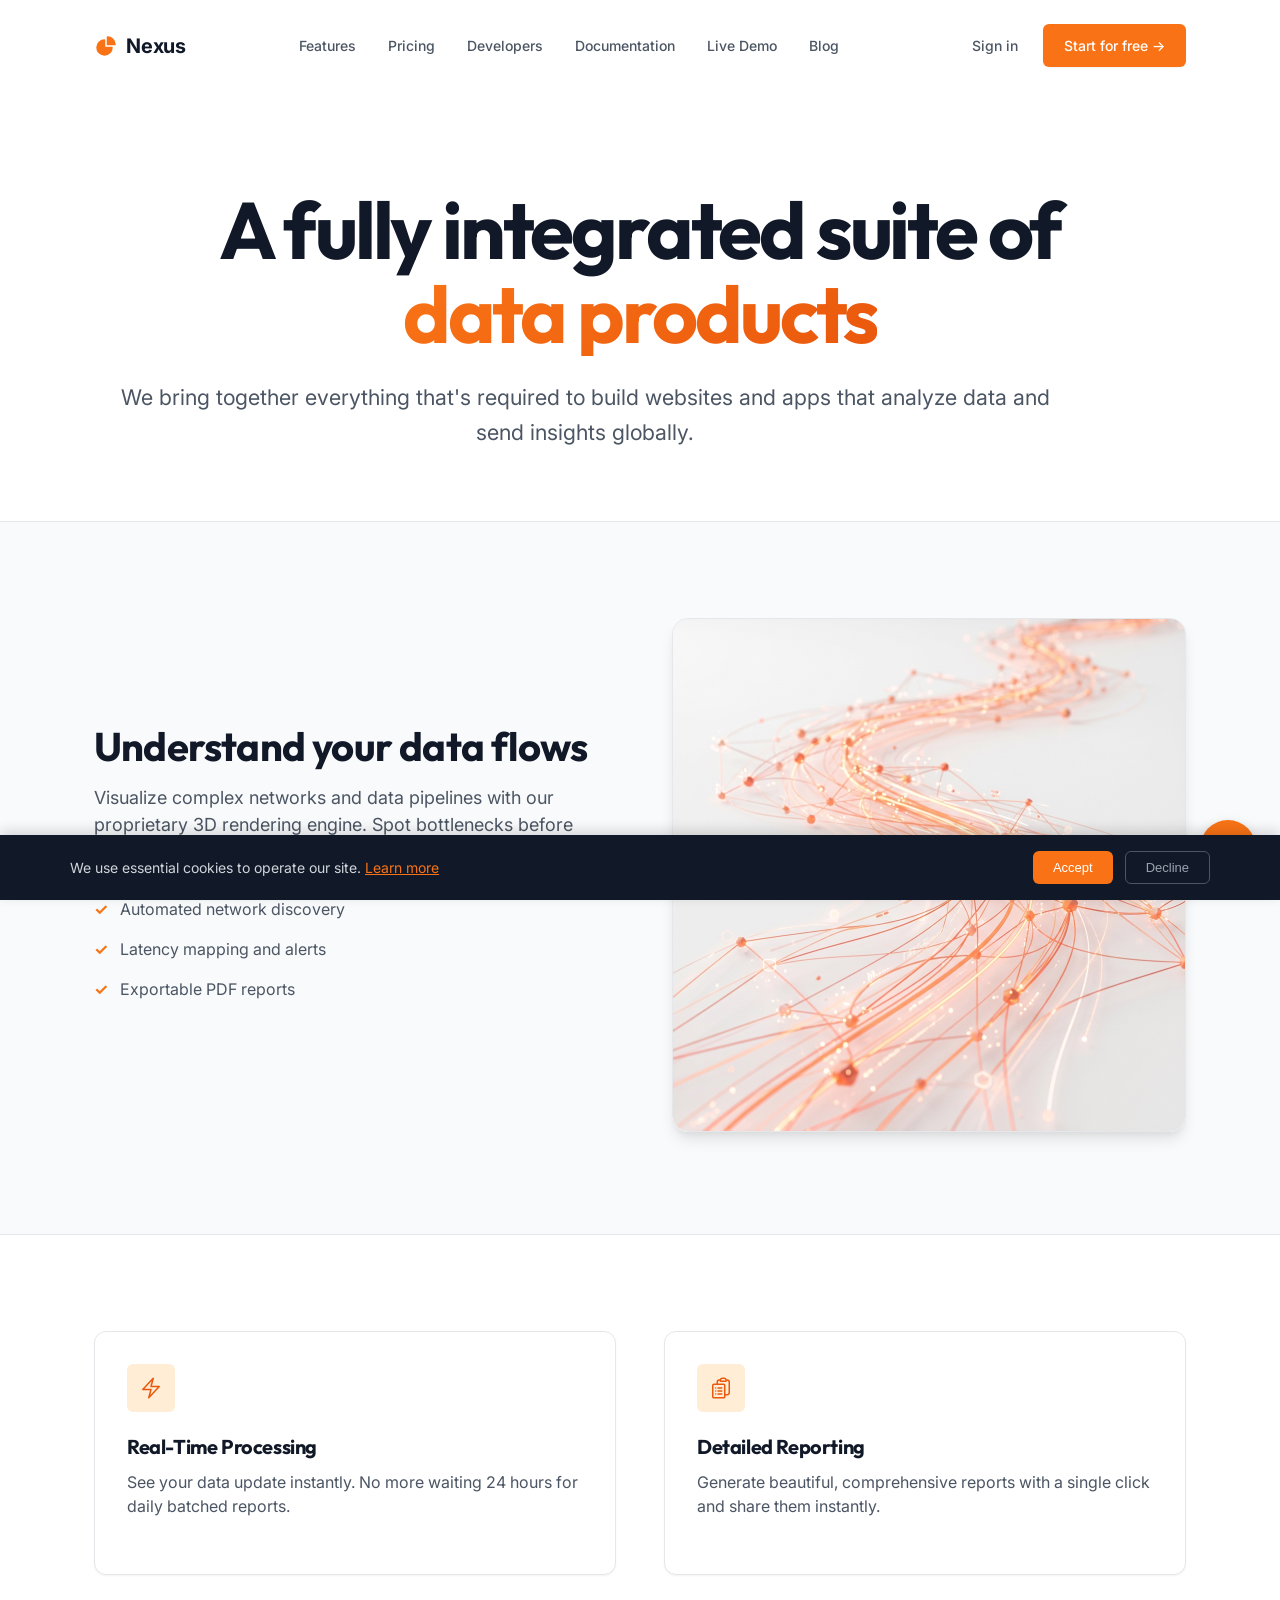
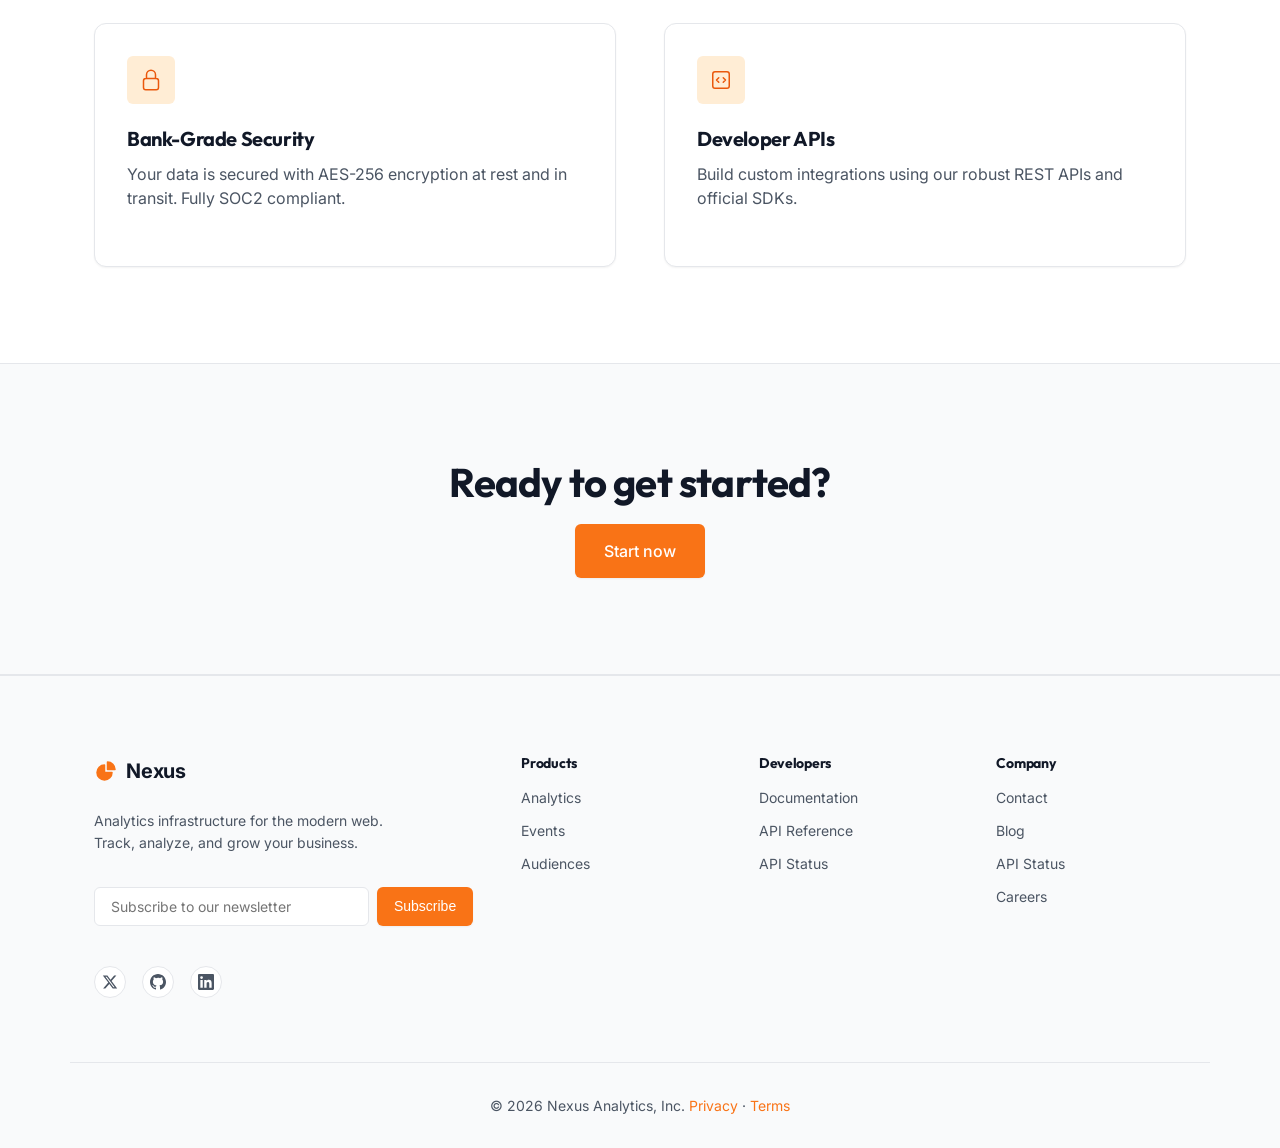
<file: features.html>
<!DOCTYPE html>
<html lang="en">
<head>
    <meta charset="UTF-8">
    <meta name="viewport" content="width=device-width, initial-scale=1.0">
    <title>Features - Nexus Analytics</title>
    <link href="https://fonts.googleapis.com/css2?family=Inter:wght@400;500;600;700&family=Outfit:wght@500;700;800&display=swap" rel="stylesheet">
    <link rel="stylesheet" href="styles.css?v=4">
    <!-- Privacy-friendly analytics by Plausible -->
    <script async src="https://plausible.io/js/pa-jJZlU0B4bznzwBaaOxPu2.js"></script>
    <script>
      window.plausible=window.plausible||function(){(plausible.q=plausible.q||[]).push(arguments)},plausible.init=plausible.init||function(i){plausible.o=i||{}};
      plausible.init()
    </script>
    <script type="application/ld+json">
    {"@context":"https://schema.org","@type":"WebPage","name":"Features - Nexus Analytics","description":"A fully integrated suite of data products for modern teams.","url":"https://nexus.dev/features.html"}
    </script>
</head>
<body>
    <header class="navbar">
        <div class="container nav-container">
            <a href="index.html" class="logo">
                <svg xmlns="http://www.w3.org/2000/svg" viewBox="0 0 24 24" fill="currentColor" class="logo-icon">
                  <path fill-rule="evenodd" d="M2.25 13.5a8.25 8.25 0 018.25-8.25.75.75 0 01.75.75v6.75H18a.75.75 0 01.75.75 8.25 8.25 0 01-16.5 0z" clip-rule="evenodd" />
                  <path fill-rule="evenodd" d="M12.75 3a.75.75 0 01.75-.75 8.25 8.25 0 018.25 8.25.75.75 0 01-.75.75h-7.5a.75.75 0 01-.75-.75V3z" clip-rule="evenodd" />
                </svg>
                Nexus
            </a>
            <nav class="nav-links">
                <a href="features.html">Features</a>
                <a href="pricing.html">Pricing</a>
                <a href="developers.html">Developers</a>
                <a href="docs.html">Documentation</a>
                <a href="demo.html">Live Demo</a>
                <a href="blog.html">Blog</a>
            </nav>
            <div class="nav-actions">
                <div class="auth-guest">
                    <a href="login.html" class="btn btn-ghost">Sign in</a>
                    <a href="signup.html" class="btn btn-primary">Start for free &rarr;</a>
                </div>
                <div class="auth-user" style="display:none;">
                    <div class="user-menu">
                        <span class="user-avatar" id="user-avatar">U</span>
                        <div class="user-dropdown" id="user-dropdown">
                            <a href="index.html">Dashboard</a>
                            <a href="#" id="logout-btn">Sign out</a>
                        </div>
                    </div>
                </div>
            </div>
            <button class="mobile-menu-btn" aria-label="Toggle menu">
                <span></span><span></span><span></span>
            </button>
        </div>
    </header>

    <main>
        <section class="page-header fade-in-up">
            <div class="container">
                <h1 class="hero-title">A fully integrated suite of <span class="text-highlight">data products</span></h1>
                <p class="hero-subtitle">We bring together everything that's required to build websites and apps that analyze data and send insights globally.</p>
            </div>
        </section>

        <!-- Feature Spotlight -->
        <section class="feature-spotlight bg-gray">
            <div class="container dev-container">
                <div class="dev-content fade-in-left">
                    <h2 class="section-title">Understand your data flows</h2>
                    <p class="section-subtitle">Visualize complex networks and data pipelines with our proprietary 3D rendering engine. Spot bottlenecks before they happen.</p>
                    <ul class="dev-list">
                        <li><span>&check;</span> Automated network discovery</li>
                        <li><span>&check;</span> Latency mapping and alerts</li>
                        <li><span>&check;</span> Exportable PDF reports</li>
                    </ul>
                </div>
                <div class="hero-visual fade-in-right">
                    <img src="images/data.png?v=3" alt="Data Flow Visualization" class="hero-image spotlight-image">
                </div>
            </div>
        </section>

        <!-- Features Grid -->
        <section class="features">
            <div class="container">
                <div class="feature-grid fade-in stagger-children">
                    <div class="feature-card">
                        <div class="feature-icon">
                            <svg xmlns="http://www.w3.org/2000/svg" fill="none" viewBox="0 0 24 24" stroke-width="1.5" stroke="currentColor"><path stroke-linecap="round" stroke-linejoin="round" d="M3.75 13.5l10.5-11.25L12 10.5h8.25L9.75 21.75 12 13.5H3.75z" /></svg>
                        </div>
                        <h3 class="feature-title">Real-Time Processing</h3>
                        <p class="feature-desc">See your data update instantly. No more waiting 24 hours for daily batched reports.</p>
                    </div>
                    <div class="feature-card">
                        <div class="feature-icon">
                            <svg xmlns="http://www.w3.org/2000/svg" fill="none" viewBox="0 0 24 24" stroke-width="1.5" stroke="currentColor"><path stroke-linecap="round" stroke-linejoin="round" d="M9 12h3.75M9 15h3.75M9 18h3.75m3 .75H18a2.25 2.25 0 002.25-2.25V6.108c0-1.135-.845-2.098-1.976-2.192a48.424 48.424 0 00-1.123-.08m-5.801 0c-.065.21-.1.433-.1.664 0 .414.336.75.75.75h4.5a.75.75 0 00.75-.75 2.25 2.25 0 00-.1-.664m-5.8 0A2.251 2.251 0 0113.5 2.25H15c1.012 0 1.867.668 2.15 1.586m-5.8 0c-.376.023-.75.05-1.124.08C9.095 4.01 8.25 4.973 8.25 6.108V8.25m0 0H4.875c-.621 0-1.125.504-1.125 1.125v11.25c0 .621.504 1.125 1.125 1.125h9.75c.621 0 1.125-.504 1.125-1.125V9.375c0-.621-.504-1.125-1.125-1.125H8.25zM6.75 12h.008v.008H6.75V12zm0 3h.008v.008H6.75V15zm0 3h.008v.008H6.75V18z" /></svg>
                        </div>
                        <h3 class="feature-title">Detailed Reporting</h3>
                        <p class="feature-desc">Generate beautiful, comprehensive reports with a single click and share them instantly.</p>
                    </div>
                    <div class="feature-card">
                        <div class="feature-icon">
                            <svg xmlns="http://www.w3.org/2000/svg" fill="none" viewBox="0 0 24 24" stroke-width="1.5" stroke="currentColor"><path stroke-linecap="round" stroke-linejoin="round" d="M16.5 10.5V6.75a4.5 4.5 0 10-9 0v3.75m-.75 11.25h10.5a2.25 2.25 0 002.25-2.25v-6.75a2.25 2.25 0 00-2.25-2.25H6.75a2.25 2.25 0 00-2.25 2.25v6.75a2.25 2.25 0 002.25 2.25z" /></svg>
                        </div>
                        <h3 class="feature-title">Bank-Grade Security</h3>
                        <p class="feature-desc">Your data is secured with AES-256 encryption at rest and in transit. Fully SOC2 compliant.</p>
                    </div>
                    <div class="feature-card">
                        <div class="feature-icon">
                            <svg xmlns="http://www.w3.org/2000/svg" fill="none" viewBox="0 0 24 24" stroke-width="1.5" stroke="currentColor"><path stroke-linecap="round" stroke-linejoin="round" d="M14.25 9.75L16.5 12l-2.25 2.25m-4.5 0L7.5 12l2.25-2.25M6 20.25h12A2.25 2.25 0 0020.25 18V6A2.25 2.25 0 0018 3.75H6A2.25 2.25 0 003.75 6v12A2.25 2.25 0 006 20.25z" /></svg>
                        </div>
                        <h3 class="feature-title">Developer APIs</h3>
                        <p class="feature-desc">Build custom integrations using our robust REST APIs and official SDKs.</p>
                    </div>
                </div>
            </div>
        </section>

        <!-- CTA Section -->
        <section class="cta-section bg-gray fade-in-up">
            <div class="container cta-container">
                <h2 class="cta-title">Ready to get started?</h2>
                <div class="cta-buttons">
                    <a href="pricing.html" class="btn btn-primary btn-large">Start now</a>
                </div>
            </div>
        </section>
    </main>

    <footer class="site-footer">
        <div class="container footer-grid">
            <div class="footer-brand">
                <a href="index.html" class="logo">
                    <svg xmlns="http://www.w3.org/2000/svg" viewBox="0 0 24 24" fill="currentColor" class="logo-icon">
                      <path fill-rule="evenodd" d="M2.25 13.5a8.25 8.25 0 018.25-8.25.75.75 0 01.75.75v6.75H18a.75.75 0 01.75.75 8.25 8.25 0 01-16.5 0z" clip-rule="evenodd" />
                      <path fill-rule="evenodd" d="M12.75 3a.75.75 0 01.75-.75 8.25 8.25 0 018.25 8.25.75.75 0 01-.75.75h-7.5a.75.75 0 01-.75-.75V3z" clip-rule="evenodd" />
                    </svg>
                    Nexus
                </a>
                <p class="footer-tagline">Analytics infrastructure for the modern web. Track, analyze, and grow your business.</p>
                <form class="newsletter-form">
                    <input type="email" placeholder="Subscribe to our newsletter" class="newsletter-input" required>
                    <button type="submit" class="btn btn-primary" style="padding: 0.625rem 1rem;">Subscribe</button>
                </form>
                <div class="social-links">
                    <a href="#" class="social-icon" aria-label="X (Twitter)"><svg xmlns="http://www.w3.org/2000/svg" viewBox="0 0 24 24"><path d="M18.244 2.25h3.308l-7.227 8.26 8.502 11.24H16.17l-5.214-6.817L4.99 21.75H1.68l7.73-8.835L1.254 2.25H8.08l4.713 6.231zm-1.161 17.52h1.833L7.084 4.126H5.117z"/></svg></a>
                    <a href="#" class="social-icon" aria-label="GitHub"><svg xmlns="http://www.w3.org/2000/svg" viewBox="0 0 24 24"><path d="M12 0C5.374 0 0 5.373 0 12c0 5.302 3.438 9.8 8.207 11.387.599.111.793-.261.793-.577v-2.234c-3.338.726-4.033-1.416-4.033-1.416-.546-1.387-1.333-1.756-1.333-1.756-1.089-.745.083-.729.083-.729 1.205.084 1.839 1.237 1.839 1.237 1.07 1.834 2.807 1.304 3.492.997.107-.775.418-1.305.762-1.604-2.665-.305-5.467-1.334-5.467-5.931 0-1.311.469-2.381 1.236-3.221-.124-.303-.535-1.524.117-3.176 0 0 1.008-.322 3.301 1.23A11.509 11.509 0 0112 5.803c1.02.005 2.047.138 3.006.404 2.291-1.552 3.297-1.23 3.297-1.23.653 1.653.242 2.874.118 3.176.77.84 1.235 1.911 1.235 3.221 0 4.609-2.807 5.624-5.479 5.921.43.372.823 1.102.823 2.222v3.293c0 .319.192.694.801.576C20.566 21.797 24 17.3 24 12c0-6.627-5.373-12-12-12z"/></svg></a>
                    <a href="#" class="social-icon" aria-label="LinkedIn"><svg xmlns="http://www.w3.org/2000/svg" viewBox="0 0 24 24"><path d="M20.447 20.452h-3.554v-5.569c0-1.328-.027-3.037-1.852-3.037-1.853 0-2.136 1.445-2.136 2.939v5.667H9.351V9h3.414v1.561h.046c.477-.9 1.637-1.85 3.37-1.85 3.601 0 4.267 2.37 4.267 5.455v6.286zM5.337 7.433a2.062 2.062 0 01-2.063-2.065 2.064 2.064 0 112.063 2.065zm1.782 13.019H3.555V9h3.564v11.452zM22.225 0H1.771C.792 0 0 .774 0 1.729v20.542C0 23.227.792 24 1.771 24h20.451C23.2 24 24 23.227 24 22.271V1.729C24 .774 23.2 0 22.222 0h.003z"/></svg></a>
                </div>
            </div>
            <div class="footer-links">
                <h4>Products</h4>
                <a href="features.html">Analytics</a>
                <a href="features.html">Events</a>
                <a href="features.html">Audiences</a>
            </div>
            <div class="footer-links">
                <h4>Developers</h4>
                <a href="docs.html">Documentation</a>
                <a href="developers.html">API Reference</a>
                <a href="developers.html">API Status</a>
            </div>
            <div class="footer-links">
                <h4>Company</h4>
                <a href="contact.html">Contact</a>
                <a href="blog.html">Blog</a>
                <a href="status.html">API Status</a>
                <a href="#">Careers</a>
            </div>
        </div>
        <div class="container copyright">
            <p>&copy; 2026 Nexus Analytics, Inc. <a href="privacy.html">Privacy</a> &middot; <a href="terms.html">Terms</a></p>
        </div>
    </footer>
    <div class="chat-widget" id="chat-widget">
    <button class="chat-toggle" id="chat-toggle" aria-label="Open chat"><svg xmlns="http://www.w3.org/2000/svg" fill="none" viewBox="0 0 24 24" stroke-width="1.5" stroke="currentColor"><path stroke-linecap="round" stroke-linejoin="round" d="M8.625 12a.375.375 0 11-.75 0 .375.375 0 01.75 0zm0 0H8.25m4.125 0a.375.375 0 11-.75 0 .375.375 0 01.75 0zm0 0H12m4.125 0a.375.375 0 11-.75 0 .375.375 0 01.75 0zm0 0h-.375M21 12c0 4.556-4.03 8.25-9 8.25a9.764 9.764 0 01-2.555-.337A5.972 5.972 0 015.41 20.97a5.969 5.969 0 01-.474-.065 4.48 4.48 0 00.978-2.025c.09-.457-.133-.901-.467-1.226C3.93 16.178 3 14.189 3 12c0-4.556 4.03-8.25 9-8.25s9 3.694 9 8.25z" /></svg></button>
    <div class="chat-window" id="chat-window">
        <div class="chat-header"><span>Nexus Support</span><button class="chat-close" id="chat-close">&times;</button></div>
        <div class="chat-messages" id="chat-messages"><div class="chat-msg bot">Hi! How can I help you today?</div></div>
        <form class="chat-input-form" id="chat-form"><input type="text" id="chat-input" placeholder="Type a message..." autocomplete="off"><button type="submit">Send</button></form>
    </div>
</div>

<div class="modal-overlay" id="newsletter-modal">
    <div class="modal-card">
        <button class="modal-close">&times;</button>
        <h3>Stay in the loop</h3>
        <p>Get product updates, engineering insights, and early access to new features.</p>
        <form class="newsletter-form" id="modal-form"><input type="email" placeholder="you@example.com" required><button type="submit" class="btn btn-primary full-width">Subscribe</button></form>
        <button class="modal-dismiss">No thanks, I'm good</button>
    </div>
</div>

    <button class="back-to-top" id="back-to-top" aria-label="Back to top">
        <svg xmlns="http://www.w3.org/2000/svg" fill="none" viewBox="0 0 24 24" stroke-width="2" stroke="currentColor"><path stroke-linecap="round" stroke-linejoin="round" d="M4.5 15.75l7.5-7.5 7.5 7.5"/></svg>
    </button>
    <div class="cookie-banner" id="cookie-banner">
        <div class="cookie-content">
            <p>We use essential cookies to operate our site. <a href="privacy.html">Learn more</a></p>
            <div class="cookie-actions">
                <button class="cookie-btn accept" id="cookie-accept">Accept</button>
                <button class="cookie-btn decline" id="cookie-decline">Decline</button>
            </div>
        </div>
    </div>
    <script src="config.js"></script>
    <script src="script.js?v=4"></script>
</body>
</html>
</file>
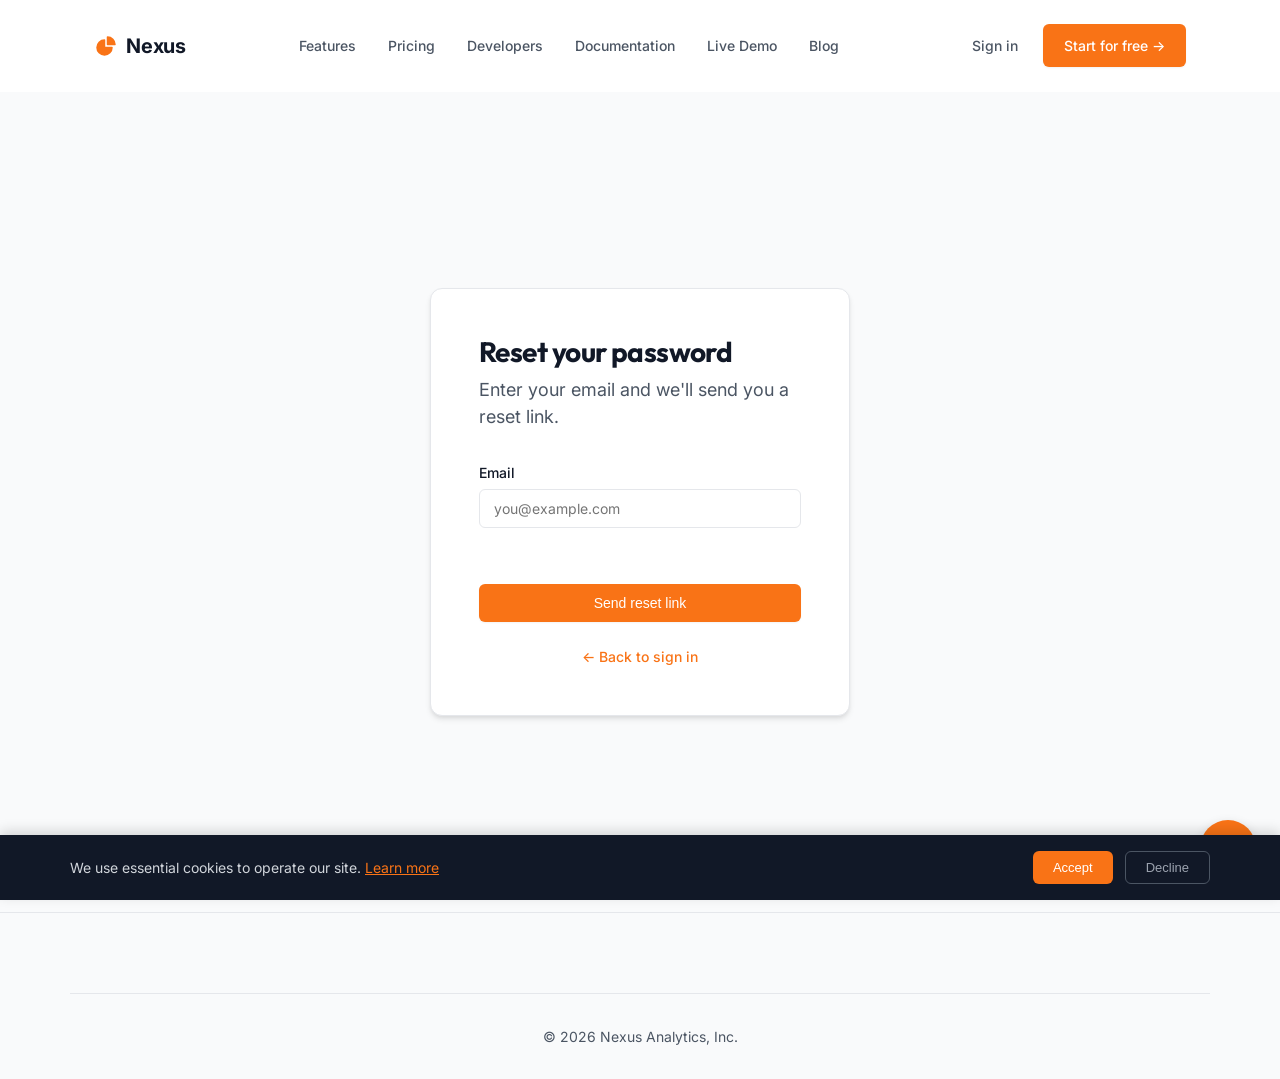
<file: forgot-password.html>
<!DOCTYPE html>
<html lang="en">
<head>
    <meta charset="UTF-8">
    <meta name="viewport" content="width=device-width, initial-scale=1.0">
    <title>Reset Password - Nexus Analytics</title>
    <link href="https://fonts.googleapis.com/css2?family=Inter:wght@400;500;600;700&family=Outfit:wght@500;700;800&display=swap" rel="stylesheet">
    <link rel="stylesheet" href="styles.css?v=4">
    <!-- Privacy-friendly analytics by Plausible -->
    <script async src="https://plausible.io/js/pa-jJZlU0B4bznzwBaaOxPu2.js"></script>
    <script>
      window.plausible=window.plausible||function(){(plausible.q=plausible.q||[]).push(arguments)},plausible.init=plausible.init||function(i){plausible.o=i||{}};
      plausible.init()
    </script>
    <script type="application/ld+json">
    {"@context":"https://schema.org","@type":"WebPage","name":"Reset Password - Nexus Analytics","description":"Reset your Nexus Analytics account password.","url":"https://nexus.dev/forgot-password.html"}
    </script>
</head>
<body>
    <header class="navbar">
        <div class="container nav-container">
            <a href="index.html" class="logo">
                <svg xmlns="http://www.w3.org/2000/svg" viewBox="0 0 24 24" fill="currentColor" class="logo-icon">
                  <path fill-rule="evenodd" d="M2.25 13.5a8.25 8.25 0 018.25-8.25.75.75 0 01.75.75v6.75H18a.75.75 0 01.75.75 8.25 8.25 0 01-16.5 0z" clip-rule="evenodd" />
                  <path fill-rule="evenodd" d="M12.75 3a.75.75 0 01.75-.75 8.25 8.25 0 018.25 8.25.75.75 0 01-.75.75h-7.5a.75.75 0 01-.75-.75V3z" clip-rule="evenodd" />
                </svg>
                Nexus
            </a>
            <nav class="nav-links">
                <a href="features.html">Features</a>
                <a href="pricing.html">Pricing</a>
                <a href="developers.html">Developers</a>
                <a href="docs.html">Documentation</a>
                <a href="demo.html">Live Demo</a>
                <a href="blog.html">Blog</a>
            </nav>
            <div class="nav-actions">
                <div class="auth-guest">
                    <a href="login.html" class="btn btn-ghost">Sign in</a>
                    <a href="signup.html" class="btn btn-primary">Start for free &rarr;</a>
                </div>
                <div class="auth-user" style="display:none;">
                    <div class="user-menu">
                        <span class="user-avatar" id="user-avatar">U</span>
                        <div class="user-dropdown" id="user-dropdown">
                            <a href="index.html">Dashboard</a>
                            <a href="#" id="logout-btn">Sign out</a>
                        </div>
                    </div>
                </div>
            </div>
            <button class="mobile-menu-btn" aria-label="Toggle menu">
                <span></span><span></span><span></span>
            </button>
        </div>
    </header>

    <main class="auth-page">
        <div class="auth-card">
            <h1>Reset your password</h1>
            <p class="section-subtitle">Enter your email and we'll send you a reset link.</p>

            <form id="forgot-form">
                <div class="form-group">
                    <label for="forgot-email">Email</label>
                    <input type="email" id="forgot-email" class="form-input" placeholder="you@example.com" autocomplete="email" required>
                </div>

                <div class="form-error" id="forgot-error"></div>

                <button type="submit" class="btn btn-primary full-width">Send reset link</button>
            </form>

            <div id="forgot-success" style="display:none;">
                <div class="success-message">
                    <div class="success-icon">
                        <svg xmlns="http://www.w3.org/2000/svg" width="28" height="28" fill="none" viewBox="0 0 24 24" stroke="currentColor" stroke-width="2"><path stroke-linecap="round" stroke-linejoin="round" d="M4.5 12.75l6 6 9-13.5" /></svg>
                    </div>
                    <h3 style="margin-bottom: 0.5rem;">Check your inbox</h3>
                    <p style="color: var(--text-secondary); font-size: 0.875rem; margin-bottom: 1.5rem;">If an account matches that email, we've sent a password reset link.</p>
                    <a href="login.html" class="btn btn-secondary">Back to sign in</a>
                </div>
            </div>

            <div class="auth-footer">
                <a href="login.html">&larr; Back to sign in</a>
            </div>
        </div>
    </main>

    <footer class="site-footer">
        <div class="container copyright">
            <p>&copy; 2026 Nexus Analytics, Inc.</p>
        </div>
    </footer>
    <div class="chat-widget" id="chat-widget">
    <button class="chat-toggle" id="chat-toggle" aria-label="Open chat"><svg xmlns="http://www.w3.org/2000/svg" fill="none" viewBox="0 0 24 24" stroke-width="1.5" stroke="currentColor"><path stroke-linecap="round" stroke-linejoin="round" d="M8.625 12a.375.375 0 11-.75 0 .375.375 0 01.75 0zm0 0H8.25m4.125 0a.375.375 0 11-.75 0 .375.375 0 01.75 0zm0 0H12m4.125 0a.375.375 0 11-.75 0 .375.375 0 01.75 0zm0 0h-.375M21 12c0 4.556-4.03 8.25-9 8.25a9.764 9.764 0 01-2.555-.337A5.972 5.972 0 015.41 20.97a5.969 5.969 0 01-.474-.065 4.48 4.48 0 00.978-2.025c.09-.457-.133-.901-.467-1.226C3.93 16.178 3 14.189 3 12c0-4.556 4.03-8.25 9-8.25s9 3.694 9 8.25z" /></svg></button>
    <div class="chat-window" id="chat-window">
        <div class="chat-header"><span>Nexus Support</span><button class="chat-close" id="chat-close">&times;</button></div>
        <div class="chat-messages" id="chat-messages"><div class="chat-msg bot">Hi! How can I help you today?</div></div>
        <form class="chat-input-form" id="chat-form"><input type="text" id="chat-input" placeholder="Type a message..." autocomplete="off"><button type="submit">Send</button></form>
    </div>
</div>

<div class="modal-overlay" id="newsletter-modal">
    <div class="modal-card">
        <button class="modal-close">&times;</button>
        <h3>Stay in the loop</h3>
        <p>Get product updates, engineering insights, and early access to new features.</p>
        <form class="newsletter-form" id="modal-form"><input type="email" placeholder="you@example.com" required><button type="submit" class="btn btn-primary full-width">Subscribe</button></form>
        <button class="modal-dismiss">No thanks, I'm good</button>
    </div>
</div>

    <button class="back-to-top" id="back-to-top" aria-label="Back to top">
        <svg xmlns="http://www.w3.org/2000/svg" fill="none" viewBox="0 0 24 24" stroke-width="2" stroke="currentColor"><path stroke-linecap="round" stroke-linejoin="round" d="M4.5 15.75l7.5-7.5 7.5 7.5"/></svg>
    </button>
    <div class="cookie-banner" id="cookie-banner">
        <div class="cookie-content">
            <p>We use essential cookies to operate our site. <a href="privacy.html">Learn more</a></p>
            <div class="cookie-actions">
                <button class="cookie-btn accept" id="cookie-accept">Accept</button>
                <button class="cookie-btn decline" id="cookie-decline">Decline</button>
            </div>
        </div>
    </div>
    <script src="config.js"></script>
    <script src="script.js?v=4"></script>
</body>
</html>
</file>
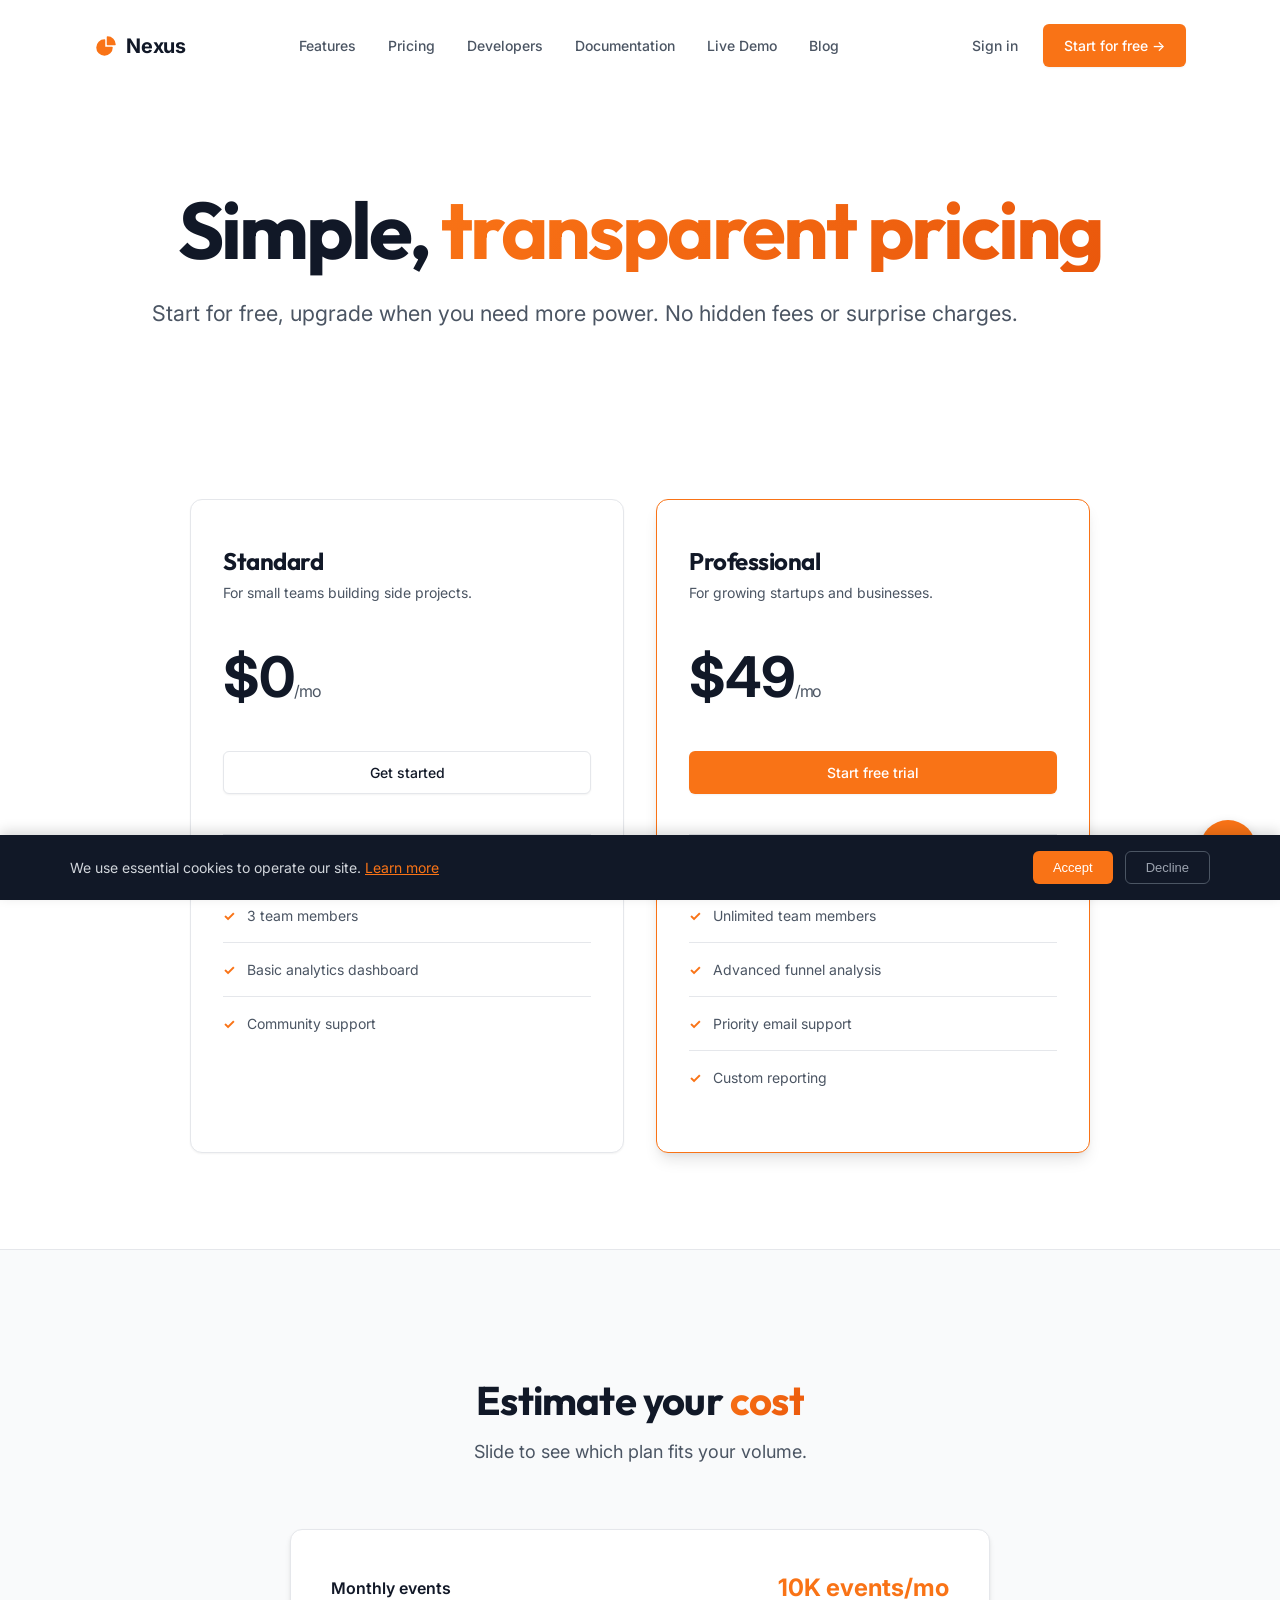
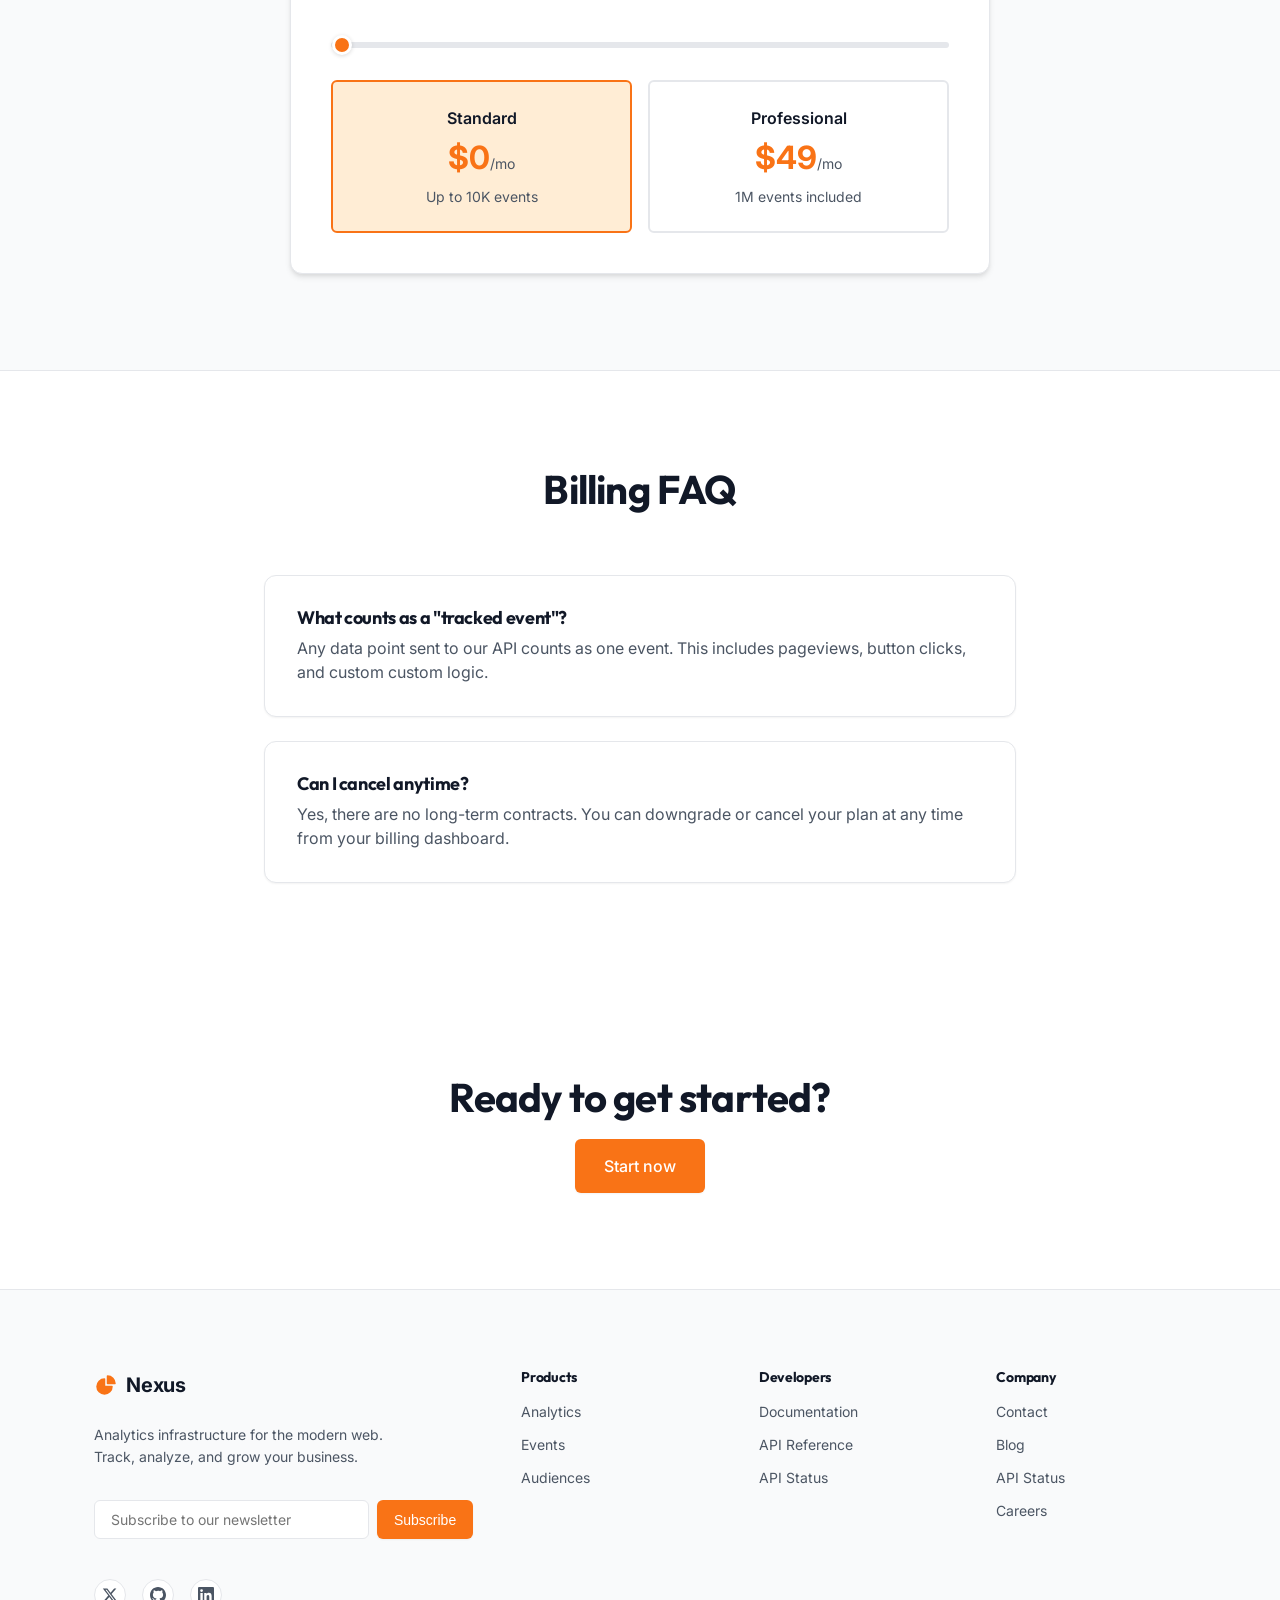
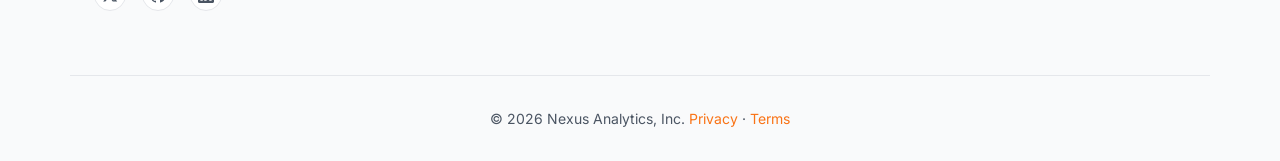
<file: pricing.html>
<!DOCTYPE html>
<html lang="en">
<head>
    <meta charset="UTF-8">
    <meta name="viewport" content="width=device-width, initial-scale=1.0">
    <title>Pricing - Nexus Analytics</title>
    <link href="https://fonts.googleapis.com/css2?family=Inter:wght@400;500;600;700&family=Outfit:wght@500;700;800&display=swap" rel="stylesheet">
    <link rel="stylesheet" href="styles.css?v=4">
    <!-- Privacy-friendly analytics by Plausible -->
    <script async src="https://plausible.io/js/pa-jJZlU0B4bznzwBaaOxPu2.js"></script>
    <script>
      window.plausible=window.plausible||function(){(plausible.q=plausible.q||[]).push(arguments)},plausible.init=plausible.init||function(i){plausible.o=i||{}};
      plausible.init()
    </script>
    <script src="https://js.stripe.com/v3/">    </script>
    <script type="application/ld+json">
    {"@context":"https://schema.org","@type":"WebPage","name":"Pricing - Nexus Analytics","description":"Simple, transparent pricing for teams of all sizes.","url":"https://nexus.dev/pricing.html"}
    </script>
</head>
<body>
    <header class="navbar">
        <div class="container nav-container">
            <a href="index.html" class="logo">
                <svg xmlns="http://www.w3.org/2000/svg" viewBox="0 0 24 24" fill="currentColor" class="logo-icon">
                  <path fill-rule="evenodd" d="M2.25 13.5a8.25 8.25 0 018.25-8.25.75.75 0 01.75.75v6.75H18a.75.75 0 01.75.75 8.25 8.25 0 01-16.5 0z" clip-rule="evenodd" />
                  <path fill-rule="evenodd" d="M12.75 3a.75.75 0 01.75-.75 8.25 8.25 0 018.25 8.25.75.75 0 01-.75.75h-7.5a.75.75 0 01-.75-.75V3z" clip-rule="evenodd" />
                </svg>
                Nexus
            </a>
            <nav class="nav-links">
                <a href="features.html">Features</a>
                <a href="pricing.html">Pricing</a>
                <a href="developers.html">Developers</a>
                <a href="docs.html">Documentation</a>
                <a href="demo.html">Live Demo</a>
                <a href="blog.html">Blog</a>
            </nav>
            <div class="nav-actions">
                <div class="auth-guest">
                    <a href="login.html" class="btn btn-ghost">Sign in</a>
                    <a href="signup.html" class="btn btn-primary">Start for free &rarr;</a>
                </div>
                <div class="auth-user" style="display:none;">
                    <div class="user-menu">
                        <span class="user-avatar" id="user-avatar">U</span>
                        <div class="user-dropdown" id="user-dropdown">
                            <a href="index.html">Dashboard</a>
                            <a href="#" id="logout-btn">Sign out</a>
                        </div>
                    </div>
                </div>
            </div>
            <button class="mobile-menu-btn" aria-label="Toggle menu">
                <span></span><span></span><span></span>
            </button>
        </div>
    </header>

    <main>
        <section class="page-header fade-in-up">
            <div class="container">
                <h1 class="hero-title">Simple, <span class="text-highlight">transparent pricing</span></h1>
                <p class="hero-subtitle">Start for free, upgrade when you need more power. No hidden fees or surprise charges.</p>
            </div>
        </section>

        <!-- Pricing Section -->
        <section class="pricing">
            <div class="container">
                <div class="pricing-container fade-in stagger-children">
                    <div class="price-card">
                        <div class="price-header">
                            <h3 class="price-name">Standard</h3>
                            <p class="price-desc">For small teams building side projects.</p>
                        </div>
                        <div class="price-amount">$0<span>/mo</span></div>
                        <a href="#" class="btn btn-secondary full-width stripe-buy" data-price-id="">Get started</a>
                        <ul class="price-features">
                            <li>10,000 tracked events</li>
                            <li>3 team members</li>
                            <li>Basic analytics dashboard</li>
                            <li>Community support</li>
                        </ul>
                    </div>
                    <div class="price-card highlighted">
                        <div class="price-header">
                            <h3 class="price-name">Professional</h3>
                            <p class="price-desc">For growing startups and businesses.</p>
                        </div>
                        <div class="price-amount">$49<span>/mo</span></div>
                        <a href="#" class="btn btn-primary full-width stripe-buy" data-price-id="">Start free trial</a>
                        <ul class="price-features">
                            <li>1,000,000 tracked events</li>
                            <li>Unlimited team members</li>
                            <li>Advanced funnel analysis</li>
                            <li>Priority email support</li>
                            <li>Custom reporting</li>
                        </ul>
                    </div>
                </div>
            </div>
        </section>

        <!-- Pricing Calculator -->
        <section class="bg-gray">
            <div class="container">
                <div class="calculator-section fade-in">
                    <div class="section-header">
                        <h2 class="section-title">Estimate your <span class="text-highlight">cost</span></h2>
                        <p class="section-subtitle">Slide to see which plan fits your volume.</p>
                    </div>
                    <div class="calculator-card">
                        <div class="calc-header">
                            <span class="calc-label">Monthly events</span>
                            <span class="calc-value" id="calc-display">10K events/mo</span>
                        </div>
                        <input type="range" class="range-slider" id="calc-slider" min="1000" max="10000000" step="1000" value="10000">
                        <div class="calc-result">
                            <div class="calc-plan" id="calc-standard">
                                <div class="calc-plan-name">Standard</div>
                                <div class="calc-plan-price">$0<span>/mo</span></div>
                                <div class="calc-plan-desc">Up to 10K events</div>
                            </div>
                            <div class="calc-plan" id="calc-pro">
                                <div class="calc-plan-name">Professional</div>
                                <div class="calc-plan-price">$49<span>/mo</span></div>
                                <div class="calc-plan-desc">1M events included</div>
                            </div>
                        </div>
                    </div>
                </div>
            </div>
        </section>

        <section class="faq">
            <div class="container faq-container">
                <div class="section-header">
                    <h2 class="section-title">Billing FAQ</h2>
                </div>
                <div class="faq-list fade-in">
                    <div class="faq-item">
                        <h4 class="faq-question">What counts as a "tracked event"?</h4>
                        <p class="faq-answer">Any data point sent to our API counts as one event. This includes pageviews, button clicks, and custom custom logic.</p>
                    </div>
                    <div class="faq-item">
                        <h4 class="faq-question">Can I cancel anytime?</h4>
                        <p class="faq-answer">Yes, there are no long-term contracts. You can downgrade or cancel your plan at any time from your billing dashboard.</p>
                    </div>
                </div>
            </div>
        </section>

        <!-- CTA Section -->
        <section class="cta-section fade-in-up">
            <div class="container cta-container">
                <h2 class="cta-title">Ready to get started?</h2>
                <div class="cta-buttons">
                    <a href="pricing.html" class="btn btn-primary btn-large">Start now</a>
                </div>
            </div>
        </section>
    </main>

    <footer class="site-footer">
        <div class="container footer-grid">
            <div class="footer-brand">
                <a href="index.html" class="logo">
                    <svg xmlns="http://www.w3.org/2000/svg" viewBox="0 0 24 24" fill="currentColor" class="logo-icon">
                      <path fill-rule="evenodd" d="M2.25 13.5a8.25 8.25 0 018.25-8.25.75.75 0 01.75.75v6.75H18a.75.75 0 01.75.75 8.25 8.25 0 01-16.5 0z" clip-rule="evenodd" />
                      <path fill-rule="evenodd" d="M12.75 3a.75.75 0 01.75-.75 8.25 8.25 0 018.25 8.25.75.75 0 01-.75.75h-7.5a.75.75 0 01-.75-.75V3z" clip-rule="evenodd" />
                    </svg>
                    Nexus
                </a>
                <p class="footer-tagline">Analytics infrastructure for the modern web. Track, analyze, and grow your business.</p>
                <form class="newsletter-form">
                    <input type="email" placeholder="Subscribe to our newsletter" class="newsletter-input" required>
                    <button type="submit" class="btn btn-primary" style="padding: 0.625rem 1rem;">Subscribe</button>
                </form>
                <div class="social-links">
                    <a href="#" class="social-icon" aria-label="X (Twitter)"><svg xmlns="http://www.w3.org/2000/svg" viewBox="0 0 24 24"><path d="M18.244 2.25h3.308l-7.227 8.26 8.502 11.24H16.17l-5.214-6.817L4.99 21.75H1.68l7.73-8.835L1.254 2.25H8.08l4.713 6.231zm-1.161 17.52h1.833L7.084 4.126H5.117z"/></svg></a>
                    <a href="#" class="social-icon" aria-label="GitHub"><svg xmlns="http://www.w3.org/2000/svg" viewBox="0 0 24 24"><path d="M12 0C5.374 0 0 5.373 0 12c0 5.302 3.438 9.8 8.207 11.387.599.111.793-.261.793-.577v-2.234c-3.338.726-4.033-1.416-4.033-1.416-.546-1.387-1.333-1.756-1.333-1.756-1.089-.745.083-.729.083-.729 1.205.084 1.839 1.237 1.839 1.237 1.07 1.834 2.807 1.304 3.492.997.107-.775.418-1.305.762-1.604-2.665-.305-5.467-1.334-5.467-5.931 0-1.311.469-2.381 1.236-3.221-.124-.303-.535-1.524.117-3.176 0 0 1.008-.322 3.301 1.23A11.509 11.509 0 0112 5.803c1.02.005 2.047.138 3.006.404 2.291-1.552 3.297-1.23 3.297-1.23.653 1.653.242 2.874.118 3.176.77.84 1.235 1.911 1.235 3.221 0 4.609-2.807 5.624-5.479 5.921.43.372.823 1.102.823 2.222v3.293c0 .319.192.694.801.576C20.566 21.797 24 17.3 24 12c0-6.627-5.373-12-12-12z"/></svg></a>
                    <a href="#" class="social-icon" aria-label="LinkedIn"><svg xmlns="http://www.w3.org/2000/svg" viewBox="0 0 24 24"><path d="M20.447 20.452h-3.554v-5.569c0-1.328-.027-3.037-1.852-3.037-1.853 0-2.136 1.445-2.136 2.939v5.667H9.351V9h3.414v1.561h.046c.477-.9 1.637-1.85 3.37-1.85 3.601 0 4.267 2.37 4.267 5.455v6.286zM5.337 7.433a2.062 2.062 0 01-2.063-2.065 2.064 2.064 0 112.063 2.065zm1.782 13.019H3.555V9h3.564v11.452zM22.225 0H1.771C.792 0 0 .774 0 1.729v20.542C0 23.227.792 24 1.771 24h20.451C23.2 24 24 23.227 24 22.271V1.729C24 .774 23.2 0 22.222 0h.003z"/></svg></a>
                </div>
            </div>
            <div class="footer-links">
                <h4>Products</h4>
                <a href="features.html">Analytics</a>
                <a href="features.html">Events</a>
                <a href="features.html">Audiences</a>
            </div>
            <div class="footer-links">
                <h4>Developers</h4>
                <a href="docs.html">Documentation</a>
                <a href="developers.html">API Reference</a>
                <a href="developers.html">API Status</a>
            </div>
            <div class="footer-links">
                <h4>Company</h4>
                <a href="contact.html">Contact</a>
                <a href="blog.html">Blog</a>
                <a href="status.html">API Status</a>
                <a href="#">Careers</a>
            </div>
        </div>
        <div class="container copyright">
            <p>&copy; 2026 Nexus Analytics, Inc. <a href="privacy.html">Privacy</a> &middot; <a href="terms.html">Terms</a></p>
        </div>
    </footer>
    <div class="chat-widget" id="chat-widget">
    <button class="chat-toggle" id="chat-toggle" aria-label="Open chat"><svg xmlns="http://www.w3.org/2000/svg" fill="none" viewBox="0 0 24 24" stroke-width="1.5" stroke="currentColor"><path stroke-linecap="round" stroke-linejoin="round" d="M8.625 12a.375.375 0 11-.75 0 .375.375 0 01.75 0zm0 0H8.25m4.125 0a.375.375 0 11-.75 0 .375.375 0 01.75 0zm0 0H12m4.125 0a.375.375 0 11-.75 0 .375.375 0 01.75 0zm0 0h-.375M21 12c0 4.556-4.03 8.25-9 8.25a9.764 9.764 0 01-2.555-.337A5.972 5.972 0 015.41 20.97a5.969 5.969 0 01-.474-.065 4.48 4.48 0 00.978-2.025c.09-.457-.133-.901-.467-1.226C3.93 16.178 3 14.189 3 12c0-4.556 4.03-8.25 9-8.25s9 3.694 9 8.25z" /></svg></button>
    <div class="chat-window" id="chat-window">
        <div class="chat-header"><span>Nexus Support</span><button class="chat-close" id="chat-close">&times;</button></div>
        <div class="chat-messages" id="chat-messages"><div class="chat-msg bot">Hi! How can I help you today?</div></div>
        <form class="chat-input-form" id="chat-form"><input type="text" id="chat-input" placeholder="Type a message..." autocomplete="off"><button type="submit">Send</button></form>
    </div>
</div>

<div class="modal-overlay" id="newsletter-modal">
    <div class="modal-card">
        <button class="modal-close">&times;</button>
        <h3>Stay in the loop</h3>
        <p>Get product updates, engineering insights, and early access to new features.</p>
        <form class="newsletter-form" id="modal-form"><input type="email" placeholder="you@example.com" required><button type="submit" class="btn btn-primary full-width">Subscribe</button></form>
        <button class="modal-dismiss">No thanks, I'm good</button>
    </div>
</div>

    <button class="back-to-top" id="back-to-top" aria-label="Back to top">
        <svg xmlns="http://www.w3.org/2000/svg" fill="none" viewBox="0 0 24 24" stroke-width="2" stroke="currentColor"><path stroke-linecap="round" stroke-linejoin="round" d="M4.5 15.75l7.5-7.5 7.5 7.5"/></svg>
    </button>
    <div class="cookie-banner" id="cookie-banner">
        <div class="cookie-content">
            <p>We use essential cookies to operate our site. <a href="privacy.html">Learn more</a></p>
            <div class="cookie-actions">
                <button class="cookie-btn accept" id="cookie-accept">Accept</button>
                <button class="cookie-btn decline" id="cookie-decline">Decline</button>
            </div>
        </div>
    </div>
    <script src="config.js"></script>
    <script src="script.js?v=4"></script>
</body>
</html>
</file>
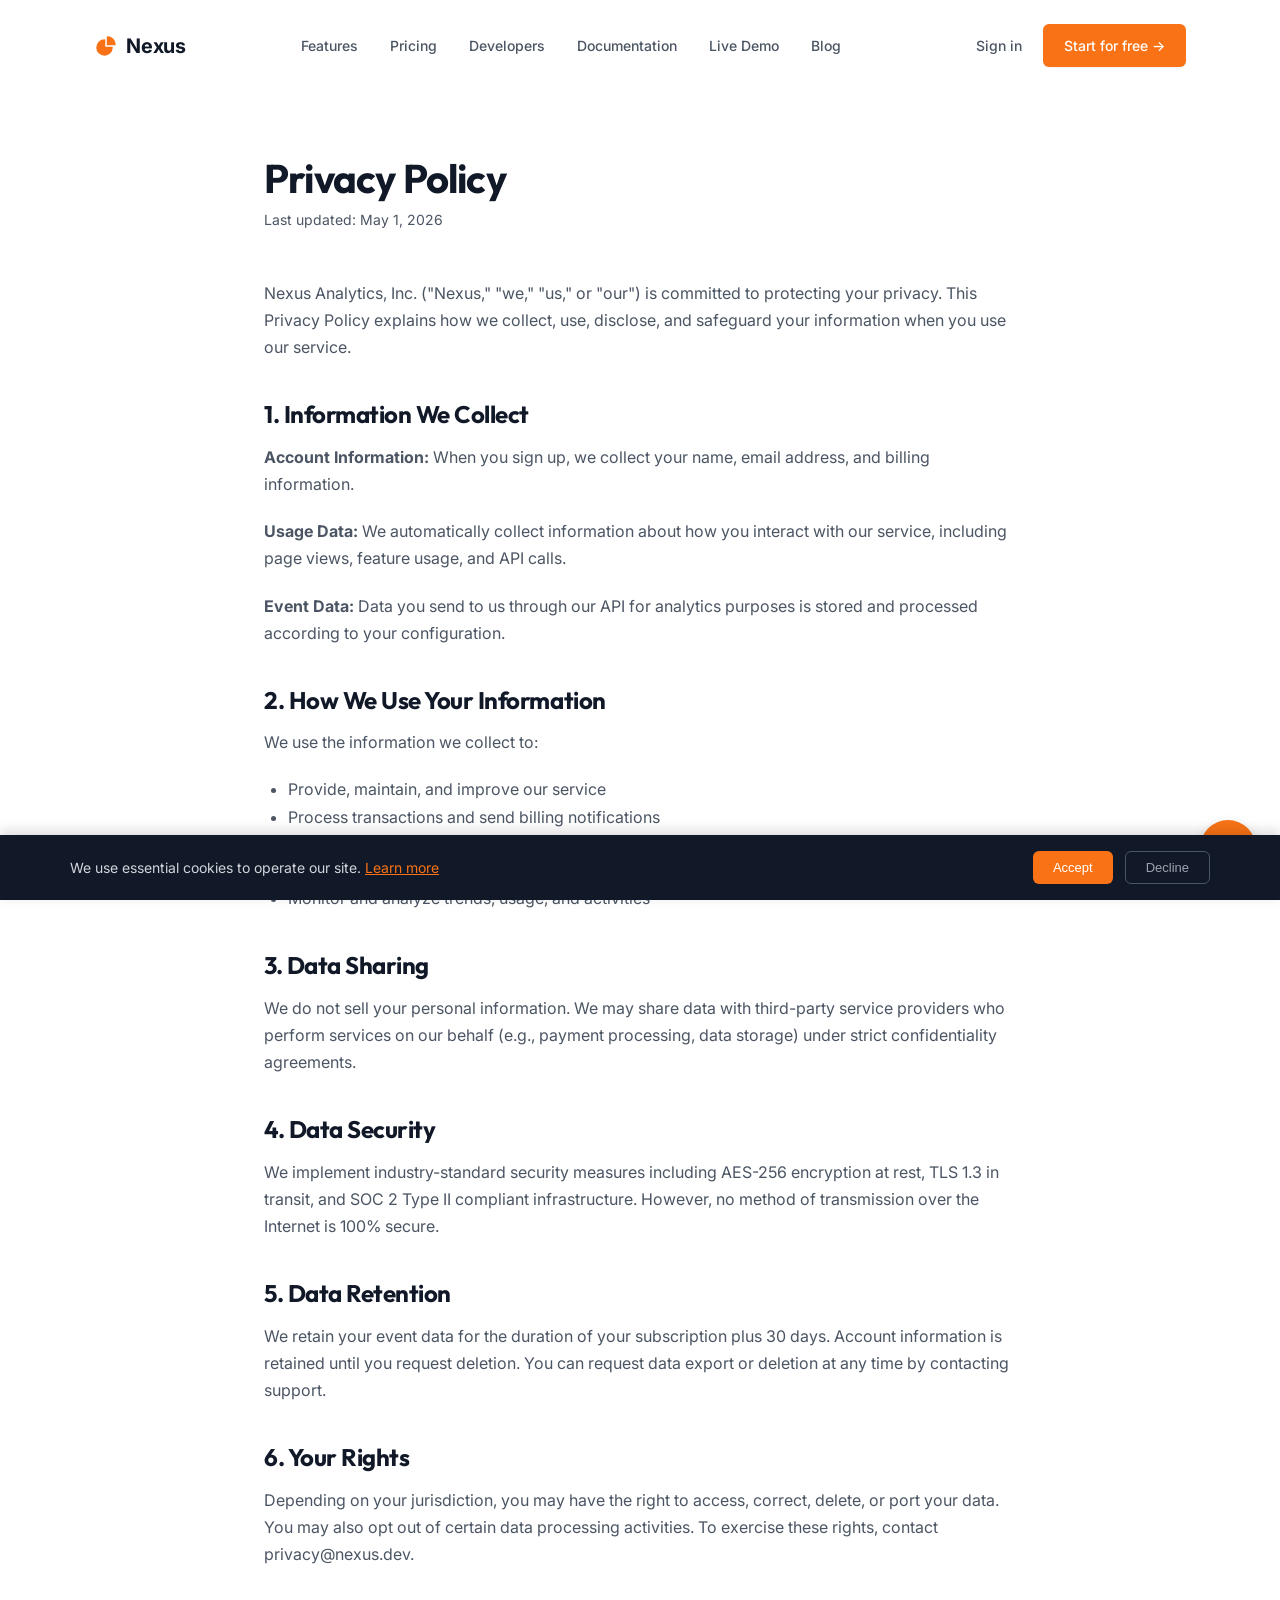
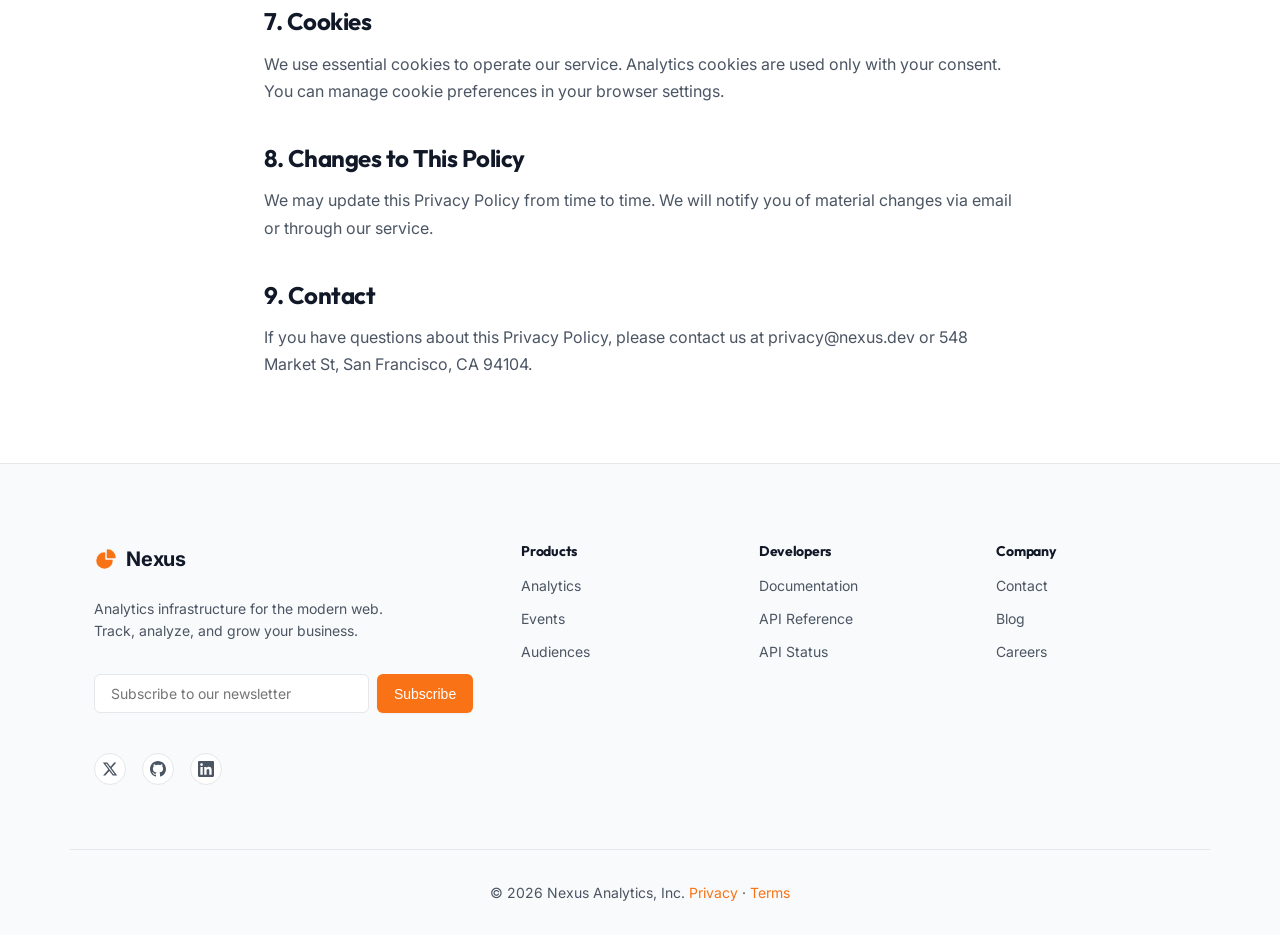
<file: privacy.html>
<!DOCTYPE html>
<html lang="en">
<head>
    <meta charset="UTF-8">
    <meta name="viewport" content="width=device-width, initial-scale=1.0">
    <title>Privacy Policy - Nexus Analytics</title>
    <meta name="description" content="Nexas Analytics Privacy Policy — how we collect, use, and protect your data.">
    <link rel="preconnect" href="https://fonts.googleapis.com">
    <link rel="preconnect" href="https://fonts.gstatic.com" crossorigin>
    <link href="https://fonts.googleapis.com/css2?family=Inter:wght@400;500;600;700&family=Outfit:wght@500;700;800&display=swap" rel="stylesheet">
    <link rel="stylesheet" href="styles.css?v=4">
    <!-- Privacy-friendly analytics by Plausible -->
    <script async src="https://plausible.io/js/pa-jJZlU0B4bznzwBaaOxPu2.js"></script>
    <script>
      window.plausible=window.plausible||function(){(plausible.q=plausible.q||[]).push(arguments)},plausible.init=plausible.init||function(i){plausible.o=i||{}};
      plausible.init()
    </script>
    <script type="application/ld+json">
    {"@context":"https://schema.org","@type":"WebPage","name":"Privacy Policy - Nexus Analytics","description":"How we collect, use, and protect your data.","url":"https://nexus.dev/privacy.html"}
    </script>
</head>
<body>
    <header class="navbar"><div class="container nav-container">
        <a href="index.html" class="logo"><svg xmlns="http://www.w3.org/2000/svg" viewBox="0 0 24 24" fill="currentColor" class="logo-icon"><path fill-rule="evenodd" d="M2.25 13.5a8.25 8.25 0 018.25-8.25.75.75 0 01.75.75v6.75H18a.75.75 0 01.75.75 8.25 8.25 0 01-16.5 0z" clip-rule="evenodd" /><path fill-rule="evenodd" d="M12.75 3a.75.75 0 01.75-.75 8.25 8.25 0 018.25 8.25.75.75 0 01-.75.75h-7.5a.75.75 0 01-.75-.75V3z" clip-rule="evenodd" /></svg>Nexus</a>
        <nav class="nav-links"><a href="features.html">Features</a><a href="pricing.html">Pricing</a><a href="developers.html">Developers</a><a href="docs.html">Documentation</a><a href="demo.html">Live Demo</a><a href="blog.html">Blog</a></nav>
        <div class="nav-actions">
            <div class="auth-guest"><a href="login.html" class="btn btn-ghost">Sign in</a><a href="signup.html" class="btn btn-primary">Start for free &rarr;</a></div>
            <div class="auth-user" style="display:none;"><div class="user-menu"><span class="user-avatar" id="user-avatar">U</span><div class="user-dropdown" id="user-dropdown"><a href="index.html">Dashboard</a><a href="#" id="logout-btn">Sign out</a></div></div></div>
        </div>
        <button class="mobile-menu-btn" aria-label="Toggle menu"><span></span><span></span><span></span></button>
    </div></header>

    <main class="legal-page">
        <div class="container legal-container">
            <h1>Privacy Policy</h1>
            <p class="last-updated">Last updated: May 1, 2026</p>

            <p>Nexus Analytics, Inc. ("Nexus," "we," "us," or "our") is committed to protecting your privacy. This Privacy Policy explains how we collect, use, disclose, and safeguard your information when you use our service.</p>

            <h2>1. Information We Collect</h2>
            <p><strong>Account Information:</strong> When you sign up, we collect your name, email address, and billing information.</p>
            <p><strong>Usage Data:</strong> We automatically collect information about how you interact with our service, including page views, feature usage, and API calls.</p>
            <p><strong>Event Data:</strong> Data you send to us through our API for analytics purposes is stored and processed according to your configuration.</p>

            <h2>2. How We Use Your Information</h2>
            <p>We use the information we collect to:</p>
            <ul>
                <li>Provide, maintain, and improve our service</li>
                <li>Process transactions and send billing notifications</li>
                <li>Send technical notices, updates, and support messages</li>
                <li>Respond to your comments, questions, and requests</li>
                <li>Monitor and analyze trends, usage, and activities</li>
            </ul>

            <h2>3. Data Sharing</h2>
            <p>We do not sell your personal information. We may share data with third-party service providers who perform services on our behalf (e.g., payment processing, data storage) under strict confidentiality agreements.</p>

            <h2>4. Data Security</h2>
            <p>We implement industry-standard security measures including AES-256 encryption at rest, TLS 1.3 in transit, and SOC 2 Type II compliant infrastructure. However, no method of transmission over the Internet is 100% secure.</p>

            <h2>5. Data Retention</h2>
            <p>We retain your event data for the duration of your subscription plus 30 days. Account information is retained until you request deletion. You can request data export or deletion at any time by contacting support.</p>

            <h2>6. Your Rights</h2>
            <p>Depending on your jurisdiction, you may have the right to access, correct, delete, or port your data. You may also opt out of certain data processing activities. To exercise these rights, contact privacy@nexus.dev.</p>

            <h2>7. Cookies</h2>
            <p>We use essential cookies to operate our service. Analytics cookies are used only with your consent. You can manage cookie preferences in your browser settings.</p>

            <h2>8. Changes to This Policy</h2>
            <p>We may update this Privacy Policy from time to time. We will notify you of material changes via email or through our service.</p>

            <h2>9. Contact</h2>
            <p>If you have questions about this Privacy Policy, please contact us at privacy@nexus.dev or 548 Market St, San Francisco, CA 94104.</p>
        </div>
    </main>

    <div class="chat-widget" id="chat-widget">
        <button class="chat-toggle" id="chat-toggle" aria-label="Open chat"><svg xmlns="http://www.w3.org/2000/svg" fill="none" viewBox="0 0 24 24" stroke-width="1.5" stroke="currentColor"><path stroke-linecap="round" stroke-linejoin="round" d="M8.625 12a.375.375 0 11-.75 0 .375.375 0 01.75 0zm0 0H8.25m4.125 0a.375.375 0 11-.75 0 .375.375 0 01.75 0zm0 0H12m4.125 0a.375.375 0 11-.75 0 .375.375 0 01.75 0zm0 0h-.375M21 12c0 4.556-4.03 8.25-9 8.25a9.764 9.764 0 01-2.555-.337A5.972 5.972 0 015.41 20.97a5.969 5.969 0 01-.474-.065 4.48 4.48 0 00.978-2.025c.09-.457-.133-.901-.467-1.226C3.93 16.178 3 14.189 3 12c0-4.556 4.03-8.25 9-8.25s9 3.694 9 8.25z" /></svg></button>
        <div class="chat-window" id="chat-window">
            <div class="chat-header"><span>Nexus Support</span><button class="chat-close" id="chat-close">&times;</button></div>
            <div class="chat-messages" id="chat-messages"><div class="chat-msg bot">Hi! How can I help you today?</div></div>
            <form class="chat-input-form" id="chat-form"><input type="text" id="chat-input" placeholder="Type a message..." autocomplete="off"><button type="submit">Send</button></form>
        </div>
    </div>

    <div class="modal-overlay" id="newsletter-modal">
        <div class="modal-card">
            <button class="modal-close">&times;</button>
            <h3>Stay in the loop</h3>
            <p>Get product updates, engineering insights, and early access to new features.</p>
            <form class="newsletter-form" id="modal-form"><input type="email" placeholder="you@example.com" required><button type="submit" class="btn btn-primary full-width">Subscribe</button></form>
            <button class="modal-dismiss">No thanks, I'm good</button>
        </div>
    </div>

    <footer class="site-footer">
        <div class="container footer-grid">
            <div class="footer-brand">
                <a href="index.html" class="logo"><svg xmlns="http://www.w3.org/2000/svg" viewBox="0 0 24 24" fill="currentColor" class="logo-icon"><path fill-rule="evenodd" d="M2.25 13.5a8.25 8.25 0 018.25-8.25.75.75 0 01.75.75v6.75H18a.75.75 0 01.75.75 8.25 8.25 0 01-16.5 0z" clip-rule="evenodd" /><path fill-rule="evenodd" d="M12.75 3a.75.75 0 01.75-.75 8.25 8.25 0 018.25 8.25.75.75 0 01-.75.75h-7.5a.75.75 0 01-.75-.75V3z" clip-rule="evenodd" /></svg>Nexus</a>
                <p class="footer-tagline">Analytics infrastructure for the modern web. Track, analyze, and grow your business.</p>
                <form class="newsletter-form"><input type="email" placeholder="Subscribe to our newsletter" class="newsletter-input" required><button type="submit" class="btn btn-primary" style="padding:0.625rem 1rem;">Subscribe</button></form>
                <div class="social-links"><a href="#" class="social-icon" aria-label="X (Twitter)"><svg xmlns="http://www.w3.org/2000/svg" viewBox="0 0 24 24"><path d="M18.244 2.25h3.308l-7.227 8.26 8.502 11.24H16.17l-5.214-6.817L4.99 21.75H1.68l7.73-8.835L1.254 2.25H8.08l4.713 6.231zm-1.161 17.52h1.833L7.084 4.126H5.117z"/></svg></a><a href="#" class="social-icon" aria-label="GitHub"><svg xmlns="http://www.w3.org/2000/svg" viewBox="0 0 24 24"><path d="M12 0C5.374 0 0 5.373 0 12c0 5.302 3.438 9.8 8.207 11.387.599.111.793-.261.793-.577v-2.234c-3.338.726-4.033-1.416-4.033-1.416-.546-1.387-1.333-1.756-1.333-1.756-1.089-.745.083-.729.083-.729 1.205.084 1.839 1.237 1.839 1.237 1.07 1.834 2.807 1.304 3.492.997.107-.775.418-1.305.762-1.604-2.665-.305-5.467-1.334-5.467-5.931 0-1.311.469-2.381 1.236-3.221-.124-.303-.535-1.524.117-3.176 0 0 1.008-.322 3.301 1.23A11.509 11.509 0 0112 5.803c1.02.005 2.047.138 3.006.404 2.291-1.552 3.297-1.23 3.297-1.23.653 1.653.242 2.874.118 3.176.77.84 1.235 1.911 1.235 3.221 0 4.609-2.807 5.624-5.479 5.921.43.372.823 1.102.823 2.222v3.293c0 .319.192.694.801.576C20.566 21.797 24 17.3 24 12c0-6.627-5.373-12-12-12z"/></svg></a><a href="#" class="social-icon" aria-label="LinkedIn"><svg xmlns="http://www.w3.org/2000/svg" viewBox="0 0 24 24"><path d="M20.447 20.452h-3.554v-5.569c0-1.328-.027-3.037-1.852-3.037-1.853 0-2.136 1.445-2.136 2.939v5.667H9.351V9h3.414v1.561h.046c.477-.9 1.637-1.85 3.37-1.85 3.601 0 4.267 2.37 4.267 5.455v6.286zM5.337 7.433a2.062 2.062 0 01-2.063-2.065 2.064 2.064 0 112.063 2.065zm1.782 13.019H3.555V9h3.564v11.452zM22.225 0H1.771C.792 0 0 .774 0 1.729v20.542C0 23.227.792 24 1.771 24h20.451C23.2 24 24 23.227 24 22.271V1.729C24 .774 23.2 0 22.222 0h.003z"/></svg></a></div>
            </div>
            <div class="footer-links"><h4>Products</h4><a href="features.html">Analytics</a><a href="features.html">Events</a><a href="features.html">Audiences</a></div>
            <div class="footer-links"><h4>Developers</h4><a href="docs.html">Documentation</a><a href="developers.html">API Reference</a><a href="status.html">API Status</a></div>
            <div class="footer-links"><h4>Company</h4><a href="contact.html">Contact</a><a href="blog.html">Blog</a><a href="careers.html">Careers</a></div>
        </div>
        <div class="container copyright"><p>&copy; 2026 Nexus Analytics, Inc. <a href="privacy.html">Privacy</a> &middot; <a href="terms.html">Terms</a></p></div>
    </footer>
    <button class="back-to-top" id="back-to-top" aria-label="Back to top">
        <svg xmlns="http://www.w3.org/2000/svg" fill="none" viewBox="0 0 24 24" stroke-width="2" stroke="currentColor"><path stroke-linecap="round" stroke-linejoin="round" d="M4.5 15.75l7.5-7.5 7.5 7.5"/></svg>
    </button>
    <div class="cookie-banner" id="cookie-banner">
        <div class="cookie-content">
            <p>We use essential cookies to operate our site. <a href="privacy.html">Learn more</a></p>
            <div class="cookie-actions">
                <button class="cookie-btn accept" id="cookie-accept">Accept</button>
                <button class="cookie-btn decline" id="cookie-decline">Decline</button>
            </div>
        </div>
    </div>
    <script src="config.js"></script>
    <script src="script.js?v=4"></script>
</body>
</html>
</file>
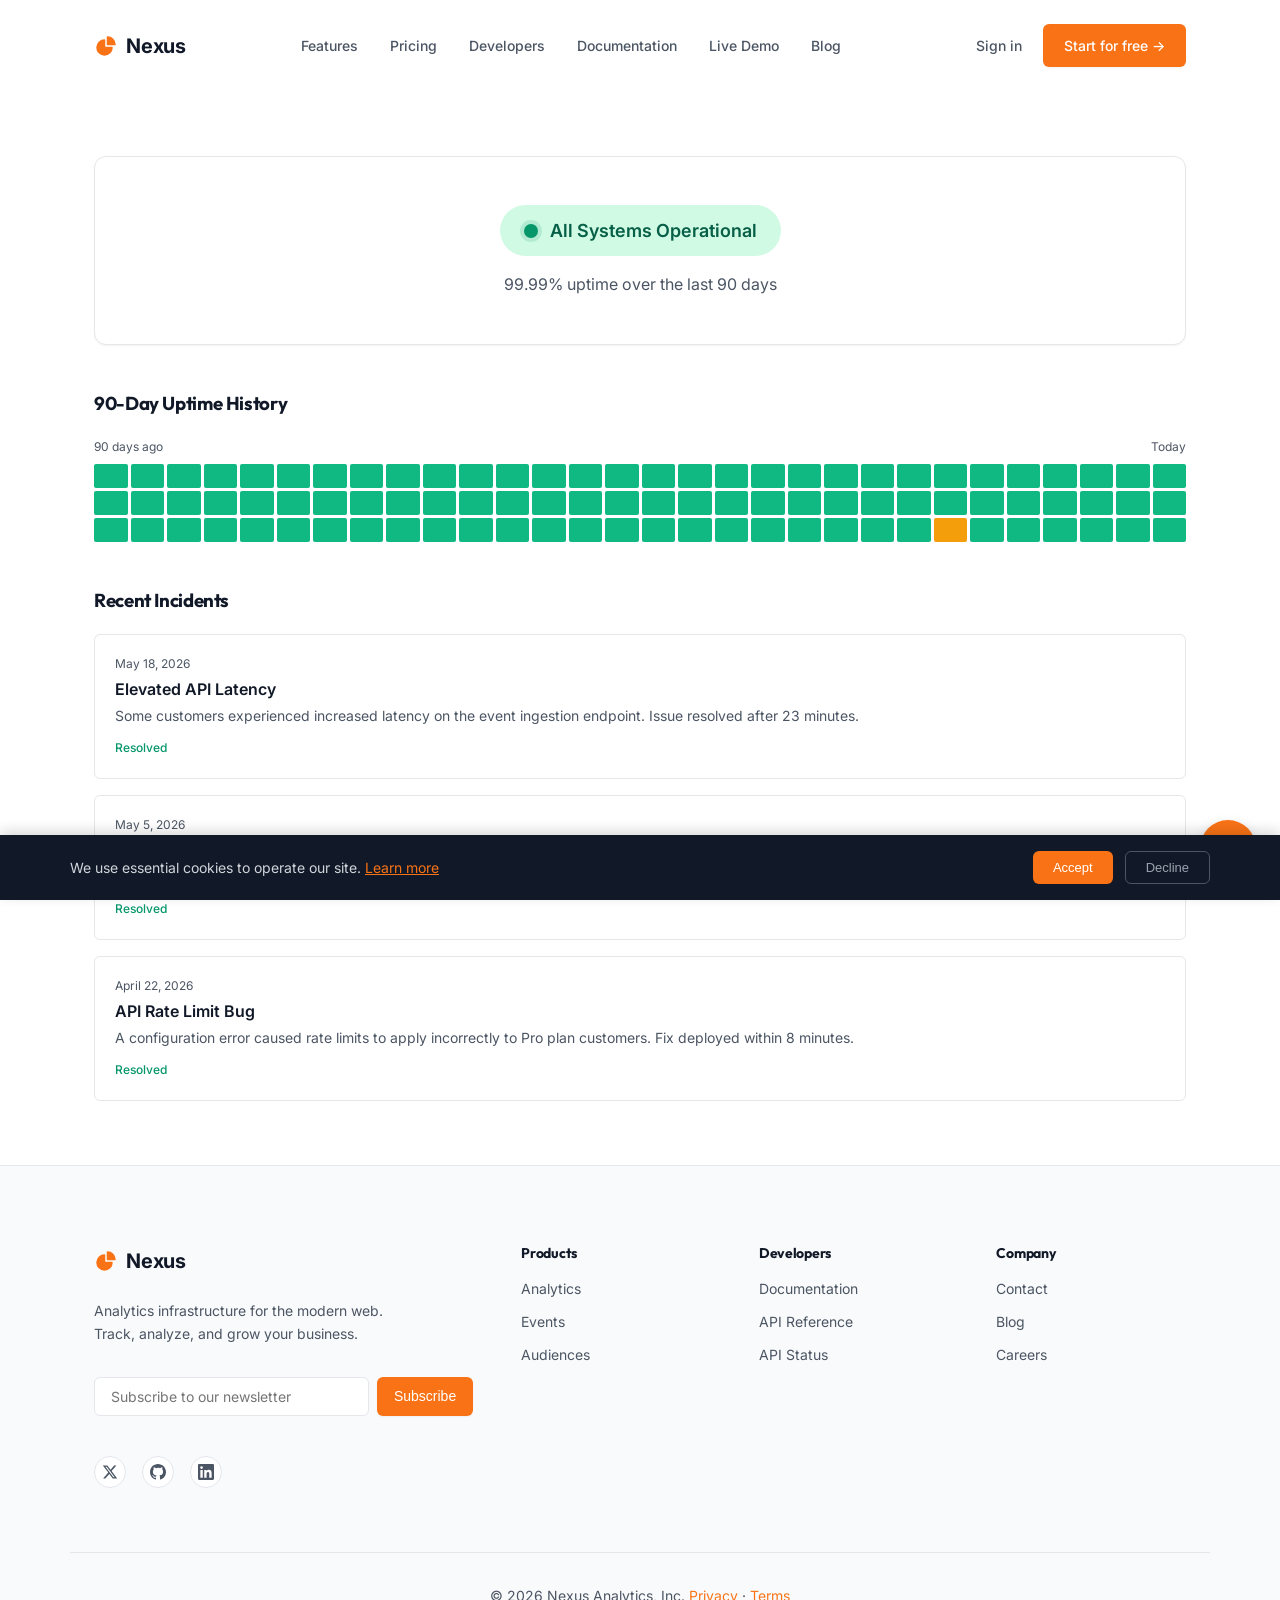
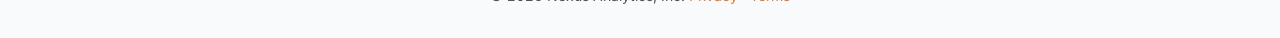
<file: status.html>
<!DOCTYPE html>
<html lang="en">
<head>
    <meta charset="UTF-8">
    <meta name="viewport" content="width=device-width, initial-scale=1.0">
    <title>System Status - Nexus Analytics</title>
    <meta name="description" content="Nexus Analytics system status — uptime history, incident reports, and real-time service health.">
    <link rel="preconnect" href="https://fonts.googleapis.com">
    <link rel="preconnect" href="https://fonts.gstatic.com" crossorigin>
    <link href="https://fonts.googleapis.com/css2?family=Inter:wght@400;500;600;700&family=Outfit:wght@500;700;800&display=swap" rel="stylesheet">
    <link rel="stylesheet" href="styles.css?v=4">
    <!-- Privacy-friendly analytics by Plausible -->
    <script async src="https://plausible.io/js/pa-jJZlU0B4bznzwBaaOxPu2.js"></script>
    <script>
      window.plausible=window.plausible||function(){(plausible.q=plausible.q||[]).push(arguments)},plausible.init=plausible.init||function(i){plausible.o=i||{}};
      plausible.init()
    </script>
    <script type="application/ld+json">
    {"@context":"https://schema.org","@type":"WebPage","name":"System Status - Nexus Analytics","description":"Real-time system status and uptime history.","url":"https://nexus.dev/status.html"}
    </script>
</head>
<body>
    <header class="navbar"><div class="container nav-container">
        <a href="index.html" class="logo"><svg xmlns="http://www.w3.org/2000/svg" viewBox="0 0 24 24" fill="currentColor" class="logo-icon"><path fill-rule="evenodd" d="M2.25 13.5a8.25 8.25 0 018.25-8.25.75.75 0 01.75.75v6.75H18a.75.75 0 01.75.75 8.25 8.25 0 01-16.5 0z" clip-rule="evenodd" /><path fill-rule="evenodd" d="M12.75 3a.75.75 0 01.75-.75 8.25 8.25 0 018.25 8.25.75.75 0 01-.75.75h-7.5a.75.75 0 01-.75-.75V3z" clip-rule="evenodd" /></svg>Nexus</a>
        <nav class="nav-links"><a href="features.html">Features</a><a href="pricing.html">Pricing</a><a href="developers.html">Developers</a><a href="docs.html">Documentation</a><a href="demo.html">Live Demo</a><a href="blog.html">Blog</a></nav>
        <div class="nav-actions">
            <div class="auth-guest"><a href="login.html" class="btn btn-ghost">Sign in</a><a href="signup.html" class="btn btn-primary">Start for free &rarr;</a></div>
            <div class="auth-user" style="display:none;"><div class="user-menu"><span class="user-avatar" id="user-avatar">U</span><div class="user-dropdown" id="user-dropdown"><a href="index.html">Dashboard</a><a href="#" id="logout-btn">Sign out</a></div></div></div>
        </div>
        <button class="mobile-menu-btn" aria-label="Toggle menu"><span></span><span></span><span></span></button>
    </div></header>

    <main class="status-page">
        <div class="container">
            <div class="status-current fade-in">
                <div class="status-indicator-large operational">
                    <span class="status-dot"></span> All Systems Operational
                </div>
                <p style="color:var(--text-secondary);">99.99% uptime over the last 90 days</p>
            </div>

            <div class="status-history fade-in">
                <h3>90-Day Uptime History</h3>
                <div class="uptime-label">
                    <span>90 days ago</span>
                    <span>Today</span>
                </div>
                <div class="uptime-grid" id="uptime-grid"></div>
            </div>

            <div class="status-history fade-in" style="margin-top:3rem;">
                <h3>Recent Incidents</h3>
                <div class="incidents-list">
                    <div class="incident-item">
                        <div class="incident-date">May 18, 2026</div>
                        <div class="incident-title">Elevated API Latency</div>
                        <p style="font-size:0.875rem;color:var(--text-secondary);margin:0.25rem 0 0.5rem;">Some customers experienced increased latency on the event ingestion endpoint. Issue resolved after 23 minutes.</p>
                        <span class="incident-status resolved">Resolved</span>
                    </div>
                    <div class="incident-item">
                        <div class="incident-date">May 5, 2026</div>
                        <div class="incident-title">Dashboard Rendering Delay</div>
                        <p style="font-size:0.875rem;color:var(--text-secondary);margin:0.25rem 0 0.5rem;">Dashboard charts loaded slower than usual due to a database connection pool saturation. Resolved after 12 minutes.</p>
                        <span class="incident-status resolved">Resolved</span>
                    </div>
                    <div class="incident-item">
                        <div class="incident-date">April 22, 2026</div>
                        <div class="incident-title">API Rate Limit Bug</div>
                        <p style="font-size:0.875rem;color:var(--text-secondary);margin:0.25rem 0 0.5rem;">A configuration error caused rate limits to apply incorrectly to Pro plan customers. Fix deployed within 8 minutes.</p>
                        <span class="incident-status resolved">Resolved</span>
                    </div>
                </div>
            </div>
        </div>
    </main>

    <div class="chat-widget" id="chat-widget">
        <button class="chat-toggle" id="chat-toggle" aria-label="Open chat"><svg xmlns="http://www.w3.org/2000/svg" fill="none" viewBox="0 0 24 24" stroke-width="1.5" stroke="currentColor"><path stroke-linecap="round" stroke-linejoin="round" d="M8.625 12a.375.375 0 11-.75 0 .375.375 0 01.75 0zm0 0H8.25m4.125 0a.375.375 0 11-.75 0 .375.375 0 01.75 0zm0 0H12m4.125 0a.375.375 0 11-.75 0 .375.375 0 01.75 0zm0 0h-.375M21 12c0 4.556-4.03 8.25-9 8.25a9.764 9.764 0 01-2.555-.337A5.972 5.972 0 015.41 20.97a5.969 5.969 0 01-.474-.065 4.48 4.48 0 00.978-2.025c.09-.457-.133-.901-.467-1.226C3.93 16.178 3 14.189 3 12c0-4.556 4.03-8.25 9-8.25s9 3.694 9 8.25z" /></svg></button>
        <div class="chat-window" id="chat-window">
            <div class="chat-header"><span>Nexus Support</span><button class="chat-close" id="chat-close">&times;</button></div>
            <div class="chat-messages" id="chat-messages"><div class="chat-msg bot">Hi! How can I help you today?</div></div>
            <form class="chat-input-form" id="chat-form"><input type="text" id="chat-input" placeholder="Type a message..." autocomplete="off"><button type="submit">Send</button></form>
        </div>
    </div>

    <div class="modal-overlay" id="newsletter-modal">
        <div class="modal-card">
            <button class="modal-close">&times;</button>
            <h3>Stay in the loop</h3>
            <p>Get product updates, engineering insights, and early access to new features.</p>
            <form class="newsletter-form" id="modal-form"><input type="email" placeholder="you@example.com" required><button type="submit" class="btn btn-primary full-width">Subscribe</button></form>
            <button class="modal-dismiss">No thanks, I'm good</button>
        </div>
    </div>

    <footer class="site-footer">
        <div class="container footer-grid">
            <div class="footer-brand">
                <a href="index.html" class="logo"><svg xmlns="http://www.w3.org/2000/svg" viewBox="0 0 24 24" fill="currentColor" class="logo-icon"><path fill-rule="evenodd" d="M2.25 13.5a8.25 8.25 0 018.25-8.25.75.75 0 01.75.75v6.75H18a.75.75 0 01.75.75 8.25 8.25 0 01-16.5 0z" clip-rule="evenodd" /><path fill-rule="evenodd" d="M12.75 3a.75.75 0 01.75-.75 8.25 8.25 0 018.25 8.25.75.75 0 01-.75.75h-7.5a.75.75 0 01-.75-.75V3z" clip-rule="evenodd" /></svg>Nexus</a>
                <p class="footer-tagline">Analytics infrastructure for the modern web. Track, analyze, and grow your business.</p>
                <form class="newsletter-form"><input type="email" placeholder="Subscribe to our newsletter" class="newsletter-input" required><button type="submit" class="btn btn-primary" style="padding:0.625rem 1rem;">Subscribe</button></form>
                <div class="social-links"><a href="#" class="social-icon" aria-label="X (Twitter)"><svg xmlns="http://www.w3.org/2000/svg" viewBox="0 0 24 24"><path d="M18.244 2.25h3.308l-7.227 8.26 8.502 11.24H16.17l-5.214-6.817L4.99 21.75H1.68l7.73-8.835L1.254 2.25H8.08l4.713 6.231zm-1.161 17.52h1.833L7.084 4.126H5.117z"/></svg></a><a href="#" class="social-icon" aria-label="GitHub"><svg xmlns="http://www.w3.org/2000/svg" viewBox="0 0 24 24"><path d="M12 0C5.374 0 0 5.373 0 12c0 5.302 3.438 9.8 8.207 11.387.599.111.793-.261.793-.577v-2.234c-3.338.726-4.033-1.416-4.033-1.416-.546-1.387-1.333-1.756-1.333-1.756-1.089-.745.083-.729.083-.729 1.205.084 1.839 1.237 1.839 1.237 1.07 1.834 2.807 1.304 3.492.997.107-.775.418-1.305.762-1.604-2.665-.305-5.467-1.334-5.467-5.931 0-1.311.469-2.381 1.236-3.221-.124-.303-.535-1.524.117-3.176 0 0 1.008-.322 3.301 1.23A11.509 11.509 0 0112 5.803c1.02.005 2.047.138 3.006.404 2.291-1.552 3.297-1.23 3.297-1.23.653 1.653.242 2.874.118 3.176.77.84 1.235 1.911 1.235 3.221 0 4.609-2.807 5.624-5.479 5.921.43.372.823 1.102.823 2.222v3.293c0 .319.192.694.801.576C20.566 21.797 24 17.3 24 12c0-6.627-5.373-12-12-12z"/></svg></a><a href="#" class="social-icon" aria-label="LinkedIn"><svg xmlns="http://www.w3.org/2000/svg" viewBox="0 0 24 24"><path d="M20.447 20.452h-3.554v-5.569c0-1.328-.027-3.037-1.852-3.037-1.853 0-2.136 1.445-2.136 2.939v5.667H9.351V9h3.414v1.561h.046c.477-.9 1.637-1.85 3.37-1.85 3.601 0 4.267 2.37 4.267 5.455v6.286zM5.337 7.433a2.062 2.062 0 01-2.063-2.065 2.064 2.064 0 112.063 2.065zm1.782 13.019H3.555V9h3.564v11.452zM22.225 0H1.771C.792 0 0 .774 0 1.729v20.542C0 23.227.792 24 1.771 24h20.451C23.2 24 24 23.227 24 22.271V1.729C24 .774 23.2 0 22.222 0h.003z"/></svg></a></div>
            </div>
            <div class="footer-links"><h4>Products</h4><a href="features.html">Analytics</a><a href="features.html">Events</a><a href="features.html">Audiences</a></div>
            <div class="footer-links"><h4>Developers</h4><a href="docs.html">Documentation</a><a href="developers.html">API Reference</a><a href="status.html">API Status</a></div>
            <div class="footer-links"><h4>Company</h4><a href="contact.html">Contact</a><a href="blog.html">Blog</a><a href="careers.html">Careers</a></div>
        </div>
        <div class="container copyright"><p>&copy; 2026 Nexus Analytics, Inc. <a href="privacy.html">Privacy</a> &middot; <a href="terms.html">Terms</a></p></div>
    </footer>
    <script>
        // Generate 90-day uptime grid
        document.addEventListener('DOMContentLoaded', () => {
            const grid = document.getElementById('uptime-grid');
            if (grid) {
                for (let i = 0; i < 90; i++) {
                    const bar = document.createElement('div');
                    bar.className = 'uptime-bar ' + (Math.random() > 0.97 ? (Math.random() > 0.5 ? 'partial' : 'down') : 'up');
                    bar.title = 'Day ' + (i + 1);
                    grid.appendChild(bar);
                }
            }
        });
    </script>
    <button class="back-to-top" id="back-to-top" aria-label="Back to top">
        <svg xmlns="http://www.w3.org/2000/svg" fill="none" viewBox="0 0 24 24" stroke-width="2" stroke="currentColor"><path stroke-linecap="round" stroke-linejoin="round" d="M4.5 15.75l7.5-7.5 7.5 7.5"/></svg>
    </button>
    <div class="cookie-banner" id="cookie-banner">
        <div class="cookie-content">
            <p>We use essential cookies to operate our site. <a href="privacy.html">Learn more</a></p>
            <div class="cookie-actions">
                <button class="cookie-btn accept" id="cookie-accept">Accept</button>
                <button class="cookie-btn decline" id="cookie-decline">Decline</button>
            </div>
        </div>
    </div>
    <script src="config.js"></script>
    <script src="script.js?v=4"></script>
</body>
</html>
</file>
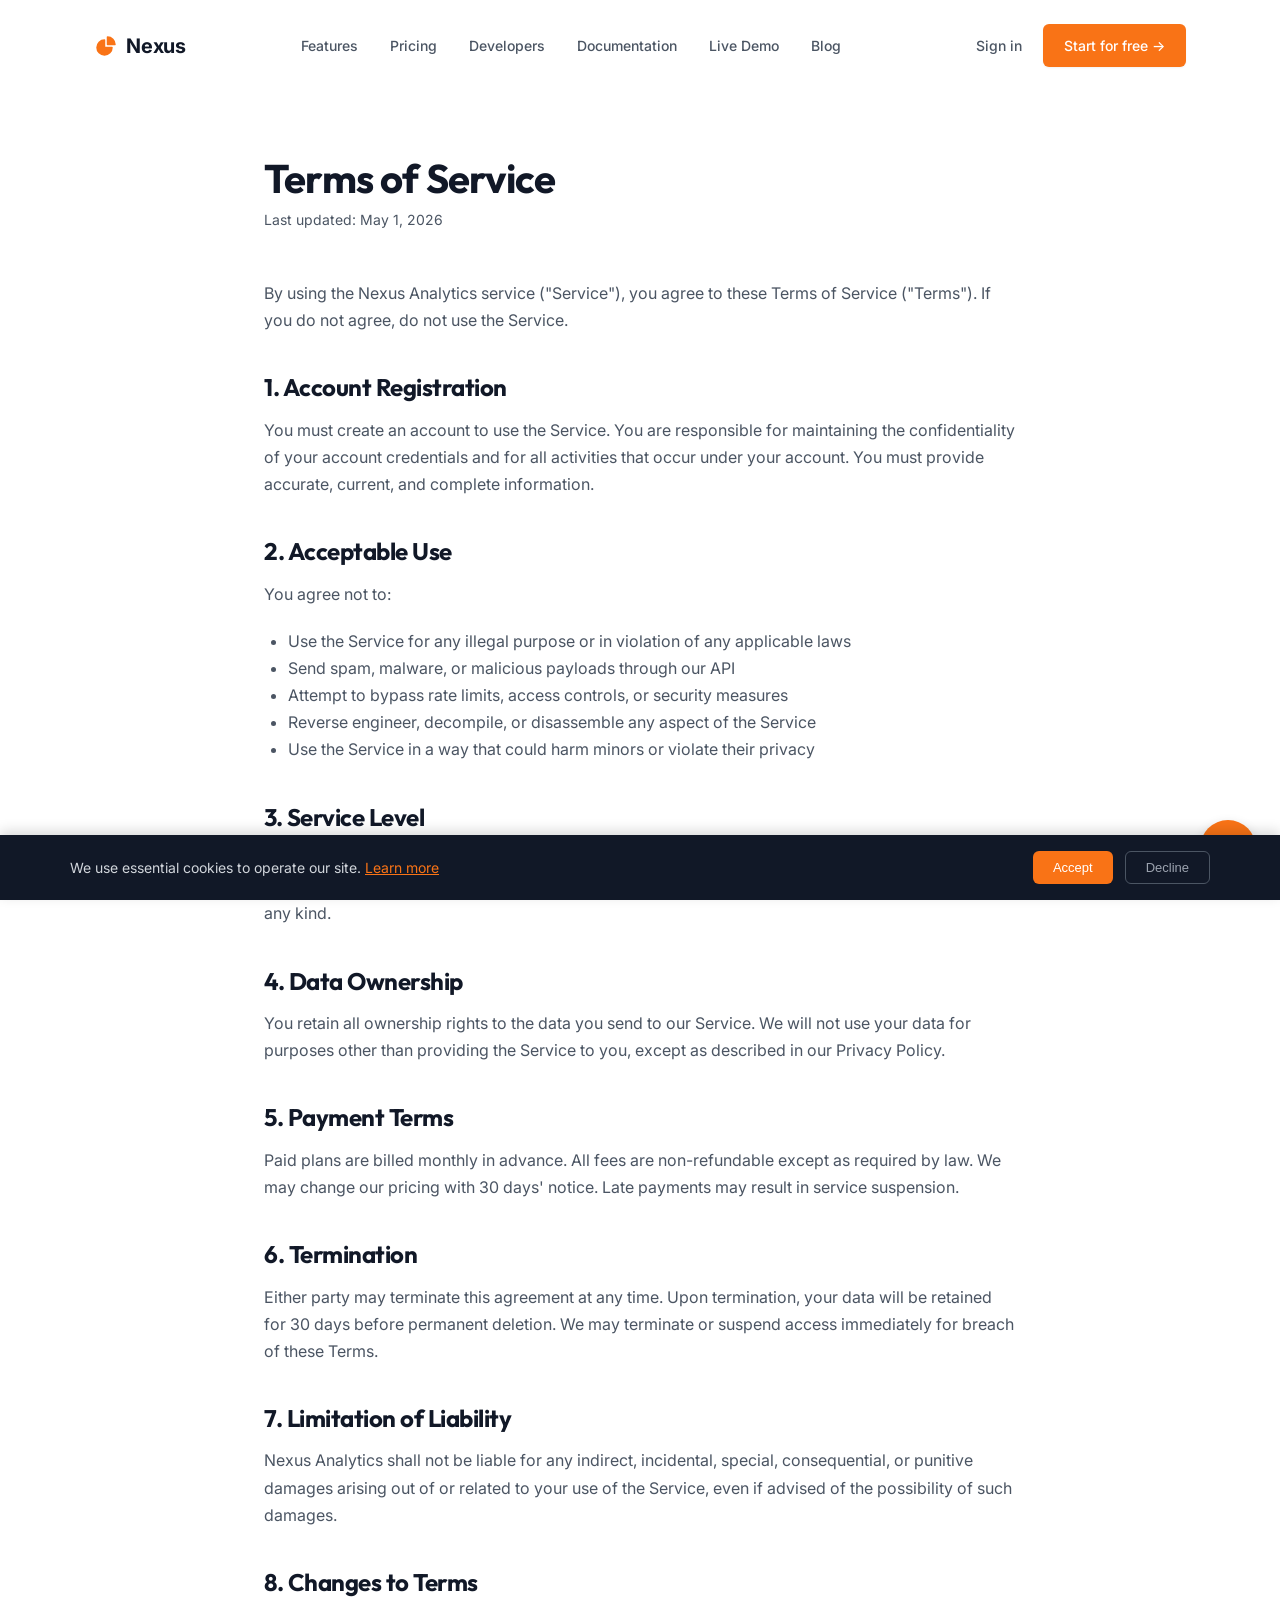
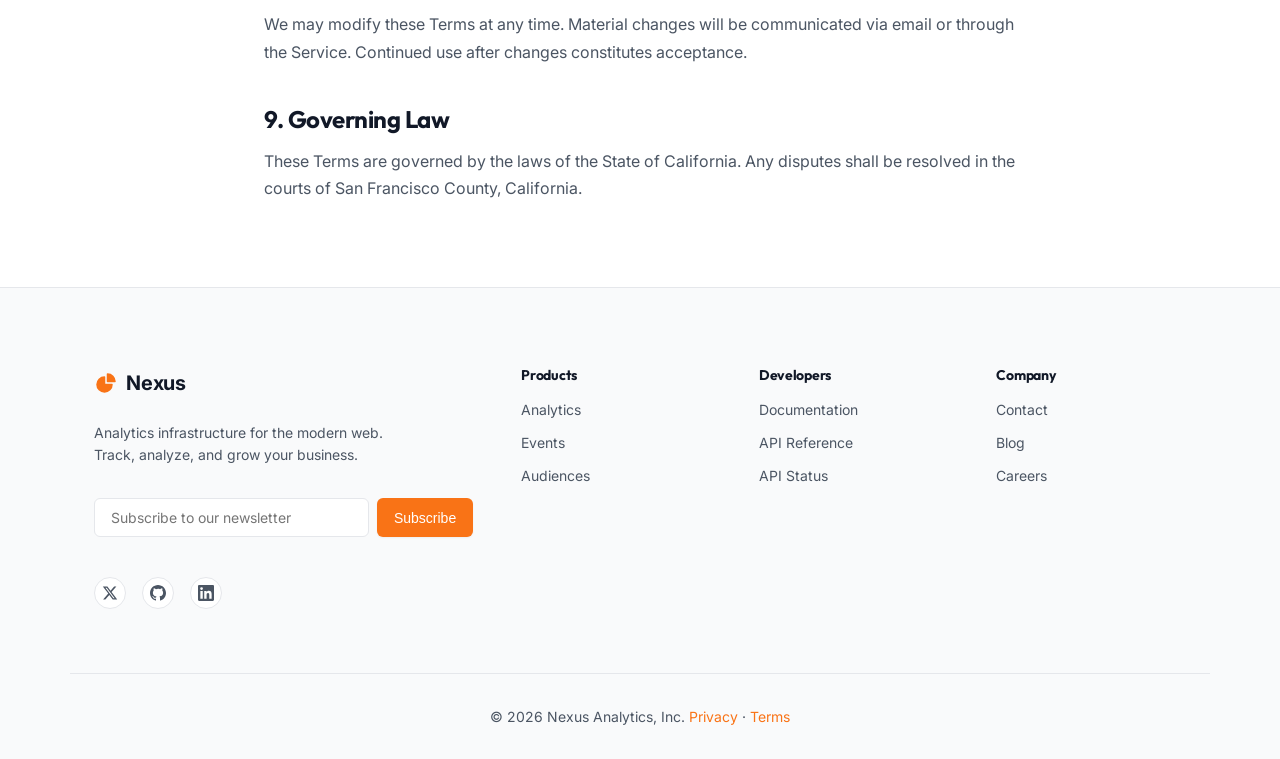
<file: terms.html>
<!DOCTYPE html>
<html lang="en">
<head>
    <meta charset="UTF-8">
    <meta name="viewport" content="width=device-width, initial-scale=1.0">
    <title>Terms of Service - Nexus Analytics</title>
    <meta name="description" content="Nexas Analytics Terms of Service — the terms governing use of our analytics platform.">
    <link rel="preconnect" href="https://fonts.googleapis.com">
    <link rel="preconnect" href="https://fonts.gstatic.com" crossorigin>
    <link href="https://fonts.googleapis.com/css2?family=Inter:wght@400;500;600;700&family=Outfit:wght@500;700;800&display=swap" rel="stylesheet">
    <link rel="stylesheet" href="styles.css?v=4">
    <!-- Privacy-friendly analytics by Plausible -->
    <script async src="https://plausible.io/js/pa-jJZlU0B4bznzwBaaOxPu2.js"></script>
    <script>
      window.plausible=window.plausible||function(){(plausible.q=plausible.q||[]).push(arguments)},plausible.init=plausible.init||function(i){plausible.o=i||{}};
      plausible.init()
    </script>
    <script type="application/ld+json">
    {"@context":"https://schema.org","@type":"WebPage","name":"Terms of Service - Nexus Analytics","description":"Terms governing use of our analytics platform.","url":"https://nexus.dev/terms.html"}
    </script>
</head>
<body>
    <header class="navbar"><div class="container nav-container">
        <a href="index.html" class="logo"><svg xmlns="http://www.w3.org/2000/svg" viewBox="0 0 24 24" fill="currentColor" class="logo-icon"><path fill-rule="evenodd" d="M2.25 13.5a8.25 8.25 0 018.25-8.25.75.75 0 01.75.75v6.75H18a.75.75 0 01.75.75 8.25 8.25 0 01-16.5 0z" clip-rule="evenodd" /><path fill-rule="evenodd" d="M12.75 3a.75.75 0 01.75-.75 8.25 8.25 0 018.25 8.25.75.75 0 01-.75.75h-7.5a.75.75 0 01-.75-.75V3z" clip-rule="evenodd" /></svg>Nexus</a>
        <nav class="nav-links"><a href="features.html">Features</a><a href="pricing.html">Pricing</a><a href="developers.html">Developers</a><a href="docs.html">Documentation</a><a href="demo.html">Live Demo</a><a href="blog.html">Blog</a></nav>
        <div class="nav-actions">
            <div class="auth-guest"><a href="login.html" class="btn btn-ghost">Sign in</a><a href="signup.html" class="btn btn-primary">Start for free &rarr;</a></div>
            <div class="auth-user" style="display:none;"><div class="user-menu"><span class="user-avatar" id="user-avatar">U</span><div class="user-dropdown" id="user-dropdown"><a href="index.html">Dashboard</a><a href="#" id="logout-btn">Sign out</a></div></div></div>
        </div>
        <button class="mobile-menu-btn" aria-label="Toggle menu"><span></span><span></span><span></span></button>
    </div></header>

    <main class="legal-page">
        <div class="container legal-container">
            <h1>Terms of Service</h1>
            <p class="last-updated">Last updated: May 1, 2026</p>

            <p>By using the Nexus Analytics service ("Service"), you agree to these Terms of Service ("Terms"). If you do not agree, do not use the Service.</p>

            <h2>1. Account Registration</h2>
            <p>You must create an account to use the Service. You are responsible for maintaining the confidentiality of your account credentials and for all activities that occur under your account. You must provide accurate, current, and complete information.</p>

            <h2>2. Acceptable Use</h2>
            <p>You agree not to:</p>
            <ul>
                <li>Use the Service for any illegal purpose or in violation of any applicable laws</li>
                <li>Send spam, malware, or malicious payloads through our API</li>
                <li>Attempt to bypass rate limits, access controls, or security measures</li>
                <li>Reverse engineer, decompile, or disassemble any aspect of the Service</li>
                <li>Use the Service in a way that could harm minors or violate their privacy</li>
            </ul>

            <h2>3. Service Level</h2>
            <p>We strive to provide 99.99% uptime for our API and dashboard. We reserve the right to perform scheduled maintenance with reasonable notice. The Service is provided "as is" without warranty of any kind.</p>

            <h2>4. Data Ownership</h2>
            <p>You retain all ownership rights to the data you send to our Service. We will not use your data for purposes other than providing the Service to you, except as described in our Privacy Policy.</p>

            <h2>5. Payment Terms</h2>
            <p>Paid plans are billed monthly in advance. All fees are non-refundable except as required by law. We may change our pricing with 30 days' notice. Late payments may result in service suspension.</p>

            <h2>6. Termination</h2>
            <p>Either party may terminate this agreement at any time. Upon termination, your data will be retained for 30 days before permanent deletion. We may terminate or suspend access immediately for breach of these Terms.</p>

            <h2>7. Limitation of Liability</h2>
            <p>Nexus Analytics shall not be liable for any indirect, incidental, special, consequential, or punitive damages arising out of or related to your use of the Service, even if advised of the possibility of such damages.</p>

            <h2>8. Changes to Terms</h2>
            <p>We may modify these Terms at any time. Material changes will be communicated via email or through the Service. Continued use after changes constitutes acceptance.</p>

            <h2>9. Governing Law</h2>
            <p>These Terms are governed by the laws of the State of California. Any disputes shall be resolved in the courts of San Francisco County, California.</p>
        </div>
    </main>

    <div class="chat-widget" id="chat-widget">
        <button class="chat-toggle" id="chat-toggle" aria-label="Open chat"><svg xmlns="http://www.w3.org/2000/svg" fill="none" viewBox="0 0 24 24" stroke-width="1.5" stroke="currentColor"><path stroke-linecap="round" stroke-linejoin="round" d="M8.625 12a.375.375 0 11-.75 0 .375.375 0 01.75 0zm0 0H8.25m4.125 0a.375.375 0 11-.75 0 .375.375 0 01.75 0zm0 0H12m4.125 0a.375.375 0 11-.75 0 .375.375 0 01.75 0zm0 0h-.375M21 12c0 4.556-4.03 8.25-9 8.25a9.764 9.764 0 01-2.555-.337A5.972 5.972 0 015.41 20.97a5.969 5.969 0 01-.474-.065 4.48 4.48 0 00.978-2.025c.09-.457-.133-.901-.467-1.226C3.93 16.178 3 14.189 3 12c0-4.556 4.03-8.25 9-8.25s9 3.694 9 8.25z" /></svg></button>
        <div class="chat-window" id="chat-window">
            <div class="chat-header"><span>Nexus Support</span><button class="chat-close" id="chat-close">&times;</button></div>
            <div class="chat-messages" id="chat-messages"><div class="chat-msg bot">Hi! How can I help you today?</div></div>
            <form class="chat-input-form" id="chat-form"><input type="text" id="chat-input" placeholder="Type a message..." autocomplete="off"><button type="submit">Send</button></form>
        </div>
    </div>

    <div class="modal-overlay" id="newsletter-modal">
        <div class="modal-card">
            <button class="modal-close">&times;</button>
            <h3>Stay in the loop</h3>
            <p>Get product updates, engineering insights, and early access to new features.</p>
            <form class="newsletter-form" id="modal-form"><input type="email" placeholder="you@example.com" required><button type="submit" class="btn btn-primary full-width">Subscribe</button></form>
            <button class="modal-dismiss">No thanks, I'm good</button>
        </div>
    </div>

    <footer class="site-footer">
        <div class="container footer-grid">
            <div class="footer-brand">
                <a href="index.html" class="logo"><svg xmlns="http://www.w3.org/2000/svg" viewBox="0 0 24 24" fill="currentColor" class="logo-icon"><path fill-rule="evenodd" d="M2.25 13.5a8.25 8.25 0 018.25-8.25.75.75 0 01.75.75v6.75H18a.75.75 0 01.75.75 8.25 8.25 0 01-16.5 0z" clip-rule="evenodd" /><path fill-rule="evenodd" d="M12.75 3a.75.75 0 01.75-.75 8.25 8.25 0 018.25 8.25.75.75 0 01-.75.75h-7.5a.75.75 0 01-.75-.75V3z" clip-rule="evenodd" /></svg>Nexus</a>
                <p class="footer-tagline">Analytics infrastructure for the modern web. Track, analyze, and grow your business.</p>
                <form class="newsletter-form"><input type="email" placeholder="Subscribe to our newsletter" class="newsletter-input" required><button type="submit" class="btn btn-primary" style="padding:0.625rem 1rem;">Subscribe</button></form>
                <div class="social-links"><a href="#" class="social-icon" aria-label="X (Twitter)"><svg xmlns="http://www.w3.org/2000/svg" viewBox="0 0 24 24"><path d="M18.244 2.25h3.308l-7.227 8.26 8.502 11.24H16.17l-5.214-6.817L4.99 21.75H1.68l7.73-8.835L1.254 2.25H8.08l4.713 6.231zm-1.161 17.52h1.833L7.084 4.126H5.117z"/></svg></a><a href="#" class="social-icon" aria-label="GitHub"><svg xmlns="http://www.w3.org/2000/svg" viewBox="0 0 24 24"><path d="M12 0C5.374 0 0 5.373 0 12c0 5.302 3.438 9.8 8.207 11.387.599.111.793-.261.793-.577v-2.234c-3.338.726-4.033-1.416-4.033-1.416-.546-1.387-1.333-1.756-1.333-1.756-1.089-.745.083-.729.083-.729 1.205.084 1.839 1.237 1.839 1.237 1.07 1.834 2.807 1.304 3.492.997.107-.775.418-1.305.762-1.604-2.665-.305-5.467-1.334-5.467-5.931 0-1.311.469-2.381 1.236-3.221-.124-.303-.535-1.524.117-3.176 0 0 1.008-.322 3.301 1.23A11.509 11.509 0 0112 5.803c1.02.005 2.047.138 3.006.404 2.291-1.552 3.297-1.23 3.297-1.23.653 1.653.242 2.874.118 3.176.77.84 1.235 1.911 1.235 3.221 0 4.609-2.807 5.624-5.479 5.921.43.372.823 1.102.823 2.222v3.293c0 .319.192.694.801.576C20.566 21.797 24 17.3 24 12c0-6.627-5.373-12-12-12z"/></svg></a><a href="#" class="social-icon" aria-label="LinkedIn"><svg xmlns="http://www.w3.org/2000/svg" viewBox="0 0 24 24"><path d="M20.447 20.452h-3.554v-5.569c0-1.328-.027-3.037-1.852-3.037-1.853 0-2.136 1.445-2.136 2.939v5.667H9.351V9h3.414v1.561h.046c.477-.9 1.637-1.85 3.37-1.85 3.601 0 4.267 2.37 4.267 5.455v6.286zM5.337 7.433a2.062 2.062 0 01-2.063-2.065 2.064 2.064 0 112.063 2.065zm1.782 13.019H3.555V9h3.564v11.452zM22.225 0H1.771C.792 0 0 .774 0 1.729v20.542C0 23.227.792 24 1.771 24h20.451C23.2 24 24 23.227 24 22.271V1.729C24 .774 23.2 0 22.222 0h.003z"/></svg></a></div>
            </div>
            <div class="footer-links"><h4>Products</h4><a href="features.html">Analytics</a><a href="features.html">Events</a><a href="features.html">Audiences</a></div>
            <div class="footer-links"><h4>Developers</h4><a href="docs.html">Documentation</a><a href="developers.html">API Reference</a><a href="status.html">API Status</a></div>
            <div class="footer-links"><h4>Company</h4><a href="contact.html">Contact</a><a href="blog.html">Blog</a><a href="careers.html">Careers</a></div>
        </div>
        <div class="container copyright"><p>&copy; 2026 Nexus Analytics, Inc. <a href="privacy.html">Privacy</a> &middot; <a href="terms.html">Terms</a></p></div>
    </footer>
    <button class="back-to-top" id="back-to-top" aria-label="Back to top">
        <svg xmlns="http://www.w3.org/2000/svg" fill="none" viewBox="0 0 24 24" stroke-width="2" stroke="currentColor"><path stroke-linecap="round" stroke-linejoin="round" d="M4.5 15.75l7.5-7.5 7.5 7.5"/></svg>
    </button>
    <div class="cookie-banner" id="cookie-banner">
        <div class="cookie-content">
            <p>We use essential cookies to operate our site. <a href="privacy.html">Learn more</a></p>
            <div class="cookie-actions">
                <button class="cookie-btn accept" id="cookie-accept">Accept</button>
                <button class="cookie-btn decline" id="cookie-decline">Decline</button>
            </div>
        </div>
    </div>
    <script src="config.js"></script>
    <script src="script.js?v=4"></script>
</body>
</html>
</file>
<file: styles.css>
:root {
    /* Stripe/Vercel Minimalist Palette */
    --bg-color: #ffffff;
    --bg-gray: #f9fafb;
    --text-primary: #111827;
    --text-secondary: #4b5563;
    --border-color: #e5e7eb;
    
    --accent-primary: #f97316;
    --accent-hover: #ea580c;
    --accent-light: #ffedd5;
    
    /* Typography */
    --font-sans: 'Inter', system-ui, sans-serif;
    --font-display: 'Outfit', system-ui, sans-serif;
    
    /* Spacing & Layout */
    --container-max: 1140px;
    --radius-sm: 6px;
    --radius-md: 12px;
    --radius-lg: 16px;
    
    --shadow-sm: 0 1px 2px 0 rgba(0, 0, 0, 0.05);
    --shadow-md: 0 4px 6px -1px rgba(0, 0, 0, 0.1), 0 2px 4px -1px rgba(0, 0, 0, 0.06);
    --shadow-lg: 0 10px 15px -3px rgba(0, 0, 0, 0.1), 0 4px 6px -2px rgba(0, 0, 0, 0.05);
    
    --transition-fast: 0.15s ease-in-out;
}

* {
    margin: 0;
    padding: 0;
    box-sizing: border-box;
}

html {
    scroll-behavior: smooth;
}

body {
    font-family: var(--font-sans);
    background-color: var(--bg-color);
    color: var(--text-primary);
    line-height: 1.5;
    -webkit-font-smoothing: antialiased;
}

.container {
    max-width: var(--container-max);
    margin: 0 auto;
    padding: 0 1.5rem;
}

/* Typography */
h1, h2, h3, h4 {
    font-family: var(--font-display);
    font-weight: 700;
    line-height: 1.1;
    letter-spacing: -0.02em;
}

a {
    color: var(--accent-primary);
    text-decoration: none;
    transition: color var(--transition-fast);
}

a:hover {
    color: var(--accent-hover);
}

/* Buttons */
.btn {
    display: inline-flex;
    align-items: center;
    justify-content: center;
    padding: 0.625rem 1.25rem;
    border-radius: var(--radius-sm);
    font-weight: 500;
    font-size: 0.875rem;
    cursor: pointer;
    transition: all var(--transition-fast);
    border: 1px solid transparent;
}

.btn-primary {
    background-color: var(--accent-primary);
    color: #fff;
    box-shadow: var(--shadow-sm);
}

.btn-primary:hover {
    background-color: var(--accent-hover);
    color: #fff;
    box-shadow: var(--shadow-md);
}

.btn-secondary {
    background-color: #fff;
    color: var(--text-primary);
    border-color: var(--border-color);
    box-shadow: var(--shadow-sm);
}

.btn-secondary:hover {
    background-color: var(--bg-gray);
    color: var(--text-primary);
}

.btn-ghost {
    background: transparent;
    color: var(--text-secondary);
}

.btn-ghost:hover {
    color: var(--text-primary);
    background-color: var(--bg-gray);
}

.btn-large {
    padding: 0.875rem 1.75rem;
    font-size: 1rem;
}

.full-width {
    width: 100%;
}

/* Navbar */
.navbar {
    position: sticky;
    top: 0;
    background: transparent;
    border-bottom: 1px solid transparent;
    z-index: 100;
    padding: 1.5rem 0;
    transition: all 0.3s ease;
}

.navbar.scrolled {
    background: rgba(255, 255, 255, 0.95);
    backdrop-filter: blur(10px);
    border-bottom: 1px solid var(--border-color);
    padding: 1rem 0;
    box-shadow: var(--shadow-sm);
}

.nav-container {
    display: flex;
    justify-content: space-between;
    align-items: center;
}

.logo {
    display: flex;
    align-items: center;
    gap: 0.5rem;
    font-size: 1.25rem;
    font-weight: 700;
    color: var(--text-primary);
    letter-spacing: -0.01em;
}

.logo-icon {
    width: 24px;
    height: 24px;
    color: var(--accent-primary);
}

.nav-links {
    display: flex;
    gap: 2rem;
}

.nav-links a {
    font-size: 0.875rem;
    font-weight: 500;
    color: var(--text-secondary);
}

.nav-links a:hover {
    color: var(--text-primary);
}

.nav-actions {
    display: flex;
    gap: 0.5rem;
    align-items: center;
}

.mobile-menu-btn {
    display: none;
    background: none;
    border: none;
    cursor: pointer;
    flex-direction: column;
    gap: 4px;
}

.mobile-menu-btn span {
    display: block;
    width: 20px;
    height: 2px;
    background: var(--text-primary);
    transition: transform 0.3s ease, opacity 0.3s ease;
}

/* Common Layout */
section {
    padding: 6rem 0;
}

.bg-gray {
    background-color: var(--bg-gray);
    border-top: 1px solid var(--border-color);
    border-bottom: 1px solid var(--border-color);
}

.section-header {
    text-align: center;
    max-width: 600px;
    margin: 0 auto 4rem;
}

.section-header.align-left {
    text-align: left;
    margin-left: 0;
    max-width: 700px;
}

.section-title {
    font-size: 2.5rem;
    margin-bottom: 1rem;
    color: var(--text-primary);
}

.section-subtitle {
    font-size: 1.125rem;
    color: var(--text-secondary);
}

/* Hero Section */
.hero {
    padding: 8rem 0 6rem;
    overflow: hidden;
}

.hero-container {
    display: grid;
    grid-template-columns: 1fr 1fr;
    gap: 4rem;
    align-items: center;
}

.announcement-bar {
    display: inline-flex;
    align-items: center;
    gap: 0.75rem;
    padding: 0.375rem 0.75rem;
    background: var(--accent-light);
    color: var(--accent-hover);
    border-radius: 100px;
    font-size: 0.875rem;
    font-weight: 500;
    margin-bottom: 2rem;
}

.announcement-tag {
    background: var(--accent-primary);
    color: white;
    padding: 0.125rem 0.5rem;
    border-radius: 100px;
    font-size: 0.75rem;
    font-weight: 600;
}

.hero-title {
    font-size: 5rem;
    margin-bottom: 1.5rem;
    letter-spacing: -0.04em;
    line-height: 1.05;
}

.hero-subtitle {
    font-size: 1.35rem;
    color: var(--text-secondary);
    margin-bottom: 2.5rem;
    max-width: 90%;
    line-height: 1.6;
}

.text-highlight {
    background: linear-gradient(135deg, var(--accent-primary), var(--accent-hover));
    -webkit-background-clip: text;
    -webkit-text-fill-color: transparent;
    display: inline-block;
}

.hero-cta {
    display: flex;
    gap: 1rem;
}

/* Mockup */
.clean-mockup {
    background: #fff;
    border: 1px solid var(--border-color);
    border-radius: var(--radius-lg);
    box-shadow: var(--shadow-lg);
    overflow: hidden;
    transform: perspective(1000px) rotateY(-5deg) rotateX(2deg);
    transition: transform 0.5s ease;
}

.clean-mockup:hover {
    transform: perspective(1000px) rotateY(0deg) rotateX(0deg);
}

.mockup-header {
    height: 40px;
    background: var(--bg-gray);
    border-bottom: 1px solid var(--border-color);
    display: flex;
    align-items: center;
    padding: 0 1rem;
    gap: 8px;
}

.dot {
    width: 10px;
    height: 10px;
    border-radius: 50%;
}
.dot.red { background: #ef4444; }
.dot.yellow { background: #f59e0b; }
.dot.green { background: #10b981; }

.mockup-content {
    display: flex;
    height: 350px;
}

.mockup-sidebar {
    width: 120px;
    background: var(--bg-gray);
    border-right: 1px solid var(--border-color);
    padding: 1rem 0;
}

.nav-item {
    padding: 0.5rem 1rem;
    font-size: 0.75rem;
    color: var(--text-secondary);
    font-weight: 500;
}

.nav-item.active {
    background: #fff;
    color: var(--accent-primary);
    border-right: 2px solid var(--accent-primary);
}

.mockup-main {
    flex-grow: 1;
    padding: 1.5rem;
    display: flex;
    flex-direction: column;
    gap: 1.5rem;
}

.mockup-kpi-grid {
    display: grid;
    grid-template-columns: 1fr 1fr;
    gap: 1rem;
}

.kpi-card {
    border: 1px solid var(--border-color);
    border-radius: var(--radius-sm);
    padding: 1rem;
}

.kpi-title {
    font-size: 0.75rem;
    color: var(--text-secondary);
    margin-bottom: 0.25rem;
}

.kpi-val {
    font-size: 1.5rem;
    font-weight: 700;
    color: var(--text-primary);
}

.kpi-trend {
    font-size: 0.75rem;
    font-weight: 500;
    margin-top: 0.25rem;
}

.kpi-trend.positive { color: var(--accent-primary); }
.kpi-trend.negative { color: #ef4444; }

.mockup-chart {
    flex-grow: 1;
    border: 1px solid var(--border-color);
    border-radius: var(--radius-sm);
    display: flex;
    align-items: flex-end;
    padding: 1rem;
    gap: 8px;
}

.chart-bar {
    flex-grow: 1;
    background: var(--accent-light);
    border-radius: 2px 2px 0 0;
    transition: height 0.3s ease;
}

.chart-bar:hover {
    background: var(--accent-primary);
}

/* Social Proof */
.social-proof {
    padding: 3rem 0;
    border-top: 1px solid var(--border-color);
    border-bottom: 1px solid var(--border-color);
    background: #fff;
}

.logo-grid {
    display: flex;
    justify-content: space-between;
    align-items: center;
    flex-wrap: wrap;
    gap: 2rem;
}

.logo-item {
    font-weight: 700;
    font-size: 1.5rem;
    color: var(--text-secondary);
    opacity: 0.5;
    filter: grayscale(100%);
    transition: all var(--transition-fast);
}

.logo-item:hover {
    opacity: 1;
    filter: grayscale(0%);
    color: var(--text-primary);
}

/* Features */
.feature-grid {
    display: grid;
    grid-template-columns: repeat(2, 1fr);
    gap: 3rem;
}

.feature-card {
    background: #fff;
    border: 1px solid var(--border-color);
    border-radius: var(--radius-md);
    padding: 2rem;
    box-shadow: var(--shadow-sm);
    transition: box-shadow var(--transition-fast);
}

.feature-card:hover {
    box-shadow: var(--shadow-md);
}

.feature-icon {
    width: 48px;
    height: 48px;
    background: var(--accent-light);
    color: var(--accent-hover);
    border-radius: var(--radius-sm);
    display: flex;
    align-items: center;
    justify-content: center;
    margin-bottom: 1.5rem;
}

.feature-icon svg {
    width: 24px;
    height: 24px;
}

.feature-title {
    font-size: 1.25rem;
    margin-bottom: 0.75rem;
}

.feature-desc {
    color: var(--text-secondary);
    margin-bottom: 1.5rem;
}

.feature-link {
    font-weight: 500;
    font-size: 0.875rem;
}

/* Developer Section */
.dev-container {
    display: grid;
    grid-template-columns: 1fr 1fr;
    gap: 4rem;
    align-items: center;
}

.dev-list {
    list-style: none;
    margin: 2rem 0;
}

.dev-list li {
    margin-bottom: 1rem;
    color: var(--text-secondary);
    display: flex;
    align-items: center;
    gap: 0.75rem;
}

.dev-list span {
    color: var(--accent-primary);
    font-weight: bold;
}

.code-window {
    background: #111827;
    border-radius: var(--radius-md);
    overflow: hidden;
    box-shadow: var(--shadow-lg);
}

.code-header {
    background: #1f2937;
    padding: 0.75rem 1rem;
    display: flex;
    align-items: center;
    gap: 8px;
    position: relative;
}

.code-dot {
    width: 10px;
    height: 10px;
    border-radius: 50%;
    background: #4b5563;
}

.code-title {
    position: absolute;
    left: 50%;
    transform: translateX(-50%);
    color: #9ca3af;
    font-size: 0.75rem;
    font-weight: 500;
}

.code-window pre {
    padding: 1.5rem;
    overflow-x: auto;
    font-family: ui-monospace, SFMono-Regular, Menlo, Monaco, Consolas, monospace;
    font-size: 0.875rem;
    line-height: 1.7;
    color: #e5e7eb;
}

.keyword { color: #f472b6; }
.string { color: #34d399; }
.property { color: #60a5fa; }
.comment { color: #6b7280; font-style: italic; }

/* Pricing */
.pricing-container {
    display: grid;
    grid-template-columns: repeat(2, 1fr);
    gap: 2rem;
    max-width: 900px;
    margin: 0 auto;
}

.price-card {
    background: #fff;
    border: 1px solid var(--border-color);
    border-radius: var(--radius-md);
    padding: 3rem 2rem;
    box-shadow: var(--shadow-sm);
    display: flex;
    flex-direction: column;
}

.price-card.highlighted {
    border-color: var(--accent-primary);
    box-shadow: var(--shadow-lg);
    position: relative;
}

.price-name {
    font-size: 1.5rem;
    margin-bottom: 0.5rem;
}

.price-desc {
    color: var(--text-secondary);
    font-size: 0.875rem;
}

.price-amount {
    font-size: 3.5rem;
    font-weight: 700;
    margin: 2rem 0;
    letter-spacing: -0.02em;
}

.price-amount span {
    font-size: 1rem;
    color: var(--text-secondary);
    font-weight: 400;
}

.price-features {
    margin-top: 2.5rem;
    list-style: none;
}

.price-features li {
    padding: 1rem 0;
    border-top: 1px solid var(--border-color);
    color: var(--text-secondary);
    font-size: 0.875rem;
    display: flex;
    align-items: center;
}

.price-features li::before {
    content: '✓';
    color: var(--accent-primary);
    font-weight: bold;
    margin-right: 0.75rem;
}

/* CTA */
.cta-container {
    text-align: center;
    max-width: 600px;
}

.cta-title {
    font-size: 2.5rem;
    margin-bottom: 1.25rem;
}

.cta-subtitle {
    color: var(--text-secondary);
    margin-bottom: 2.5rem;
    font-size: 1.125rem;
}

.cta-buttons {
    display: flex;
    justify-content: center;
    gap: 1rem;
}

/* Footer */
.site-footer {
    border-top: 1px solid var(--border-color);
    padding: 5rem 0 2rem;
    background: var(--bg-gray);
}

.footer-grid {
    display: grid;
    grid-template-columns: 2fr 1fr 1fr 1fr;
    gap: 3rem;
    margin-bottom: 4rem;
}

.footer-brand {
    display: flex;
    flex-direction: column;
    gap: 1.5rem;
}

.footer-tagline {
    color: var(--text-secondary);
    font-size: 0.875rem;
    max-width: 80%;
    line-height: 1.6;
}

.newsletter-form {
    display: flex;
    gap: 0.5rem;
    margin-top: 0.5rem;
}

.newsletter-input {
    flex: 1;
    padding: 0.625rem 1rem;
    border: 1px solid var(--border-color);
    border-radius: var(--radius-sm);
    font-family: var(--font-sans);
    font-size: 0.875rem;
    outline: none;
    transition: border-color 0.2s;
}

.newsletter-input:focus {
    border-color: var(--accent-primary);
}

.social-links {
    display: flex;
    gap: 1rem;
    margin-top: 1rem;
}

.social-icon {
    width: 32px;
    height: 32px;
    background: #fff;
    border: 1px solid var(--border-color);
    border-radius: 50%;
    display: flex;
    align-items: center;
    justify-content: center;
    color: var(--text-secondary);
    transition: all 0.2s;
}

.social-icon svg {
    width: 16px;
    height: 16px;
    fill: currentColor;
}

.social-icon:hover {
    background: var(--accent-primary);
    color: #fff;
    border-color: var(--accent-primary);
}

.footer-links h4 {
    font-size: 0.875rem;
    margin-bottom: 1rem;
    color: var(--text-primary);
}

.footer-links a {
    display: block;
    color: var(--text-secondary);
    margin-bottom: 0.75rem;
    font-size: 0.875rem;
}

.footer-links a:hover {
    color: var(--accent-primary);
}

.copyright {
    border-top: 1px solid var(--border-color);
    padding-top: 2rem;
    text-align: center;
    color: var(--text-secondary);
    font-size: 0.875rem;
}



/* Auth Pages */
.auth-page {
    min-height: calc(100vh - 80px);
    display: flex;
    align-items: center;
    justify-content: center;
    padding: 4rem 1.5rem;
    background: var(--bg-gray);
}

.auth-card {
    background: #fff;
    border: 1px solid var(--border-color);
    border-radius: var(--radius-md);
    padding: 3rem;
    width: 100%;
    max-width: 420px;
    box-shadow: var(--shadow-md);
}

.auth-card h1 {
    font-size: 1.75rem;
    margin-bottom: 0.5rem;
}

.auth-card .section-subtitle {
    margin-bottom: 2rem;
}

.form-group {
    margin-bottom: 1.25rem;
}

.form-group label {
    display: block;
    font-size: 0.875rem;
    font-weight: 500;
    color: var(--text-primary);
    margin-bottom: 0.375rem;
}

.form-input {
    width: 100%;
    padding: 0.625rem 0.875rem;
    border: 1px solid var(--border-color);
    border-radius: var(--radius-sm);
    font-family: var(--font-sans);
    font-size: 0.875rem;
    outline: none;
    transition: border-color 0.2s;
    box-sizing: border-box;
}

.form-input:focus {
    border-color: var(--accent-primary);
    box-shadow: 0 0 0 3px var(--accent-light);
}

.form-error {
    color: #ef4444;
    font-size: 0.875rem;
    margin-bottom: 1rem;
    min-height: 1.25rem;
}

.auth-footer {
    text-align: center;
    margin-top: 1.5rem;
    font-size: 0.875rem;
    color: var(--text-secondary);
}

.auth-footer a {
    font-weight: 500;
}

.user-menu {
    position: relative;
}

.user-avatar {
    width: 36px;
    height: 36px;
    border-radius: 50%;
    background: var(--accent-primary);
    color: #fff;
    display: flex;
    align-items: center;
    justify-content: center;
    font-weight: 600;
    font-size: 0.875rem;
    cursor: pointer;
    user-select: none;
}

.user-dropdown {
    position: absolute;
    top: calc(100% + 8px);
    right: 0;
    background: #fff;
    border: 1px solid var(--border-color);
    border-radius: var(--radius-sm);
    box-shadow: var(--shadow-md);
    min-width: 160px;
    display: none;
    z-index: 200;
}

.user-dropdown.show {
    display: block;
}

.user-dropdown a {
    display: block;
    padding: 0.625rem 1rem;
    font-size: 0.875rem;
    color: var(--text-primary);
}

.user-dropdown a:hover {
    background: var(--bg-gray);
}

/* Page Headers & Images */
.page-header {
    padding: 6rem 0 2rem;
    text-align: center;
}

.hero-image {
    width: 100%;
    height: auto;
    border-radius: var(--radius-lg);
    box-shadow: var(--shadow-lg);
    border: 1px solid var(--border-color);
}

.feature-spotlight {
    padding: 6rem 0;
}

.spotlight-image {
    max-width: 100%;
    height: auto;
}

.faq-container {
    max-width: 800px;
    margin: 0 auto;
}

.faq-list {
    display: flex;
    flex-direction: column;
    gap: 1.5rem;
}

.faq-item {
    background: #fff;
    padding: 2rem;
    border-radius: var(--radius-md);
    border: 1px solid var(--border-color);
    box-shadow: var(--shadow-sm);
}

.faq-question {
    font-size: 1.125rem;
    margin-bottom: 0.5rem;
    color: var(--text-primary);
}

.faq-answer {
    color: var(--text-secondary);
}

/* Developers Page */
.sdk-grid {
    display: grid;
    grid-template-columns: repeat(4, 1fr);
    gap: 1.5rem;
    margin-top: 2rem;
}

.sdk-card {
    background: #fff;
    border: 1px solid var(--border-color);
    border-radius: var(--radius-md);
    padding: 2rem;
    box-shadow: var(--shadow-sm);
}

.sdk-icon {
    width: 48px;
    height: 48px;
    background: var(--bg-gray);
    border: 1px solid var(--border-color);
    border-radius: var(--radius-sm);
    display: flex;
    align-items: center;
    justify-content: center;
    font-weight: bold;
    font-size: 1.25rem;
    margin-bottom: 1.5rem;
}

.sdk-card h3 {
    margin-bottom: 0.5rem;
}

.sdk-card p {
    color: var(--text-secondary);
    font-size: 0.875rem;
    margin-bottom: 1.5rem;
}

.api-status {
    padding: 4rem 0;
}

.text-center {
    text-align: center;
    max-width: 600px;
    margin: 0 auto;
}

.status-indicator {
    display: inline-flex;
    align-items: center;
    gap: 0.5rem;
    padding: 0.5rem 1rem;
    background: #fff;
    border: 1px solid var(--border-color);
    border-radius: 100px;
    font-weight: 500;
    margin-top: 1.5rem;
    box-shadow: var(--shadow-sm);
}

.status-dot {
    width: 10px;
    height: 10px;
    background: var(--accent-primary);
    border-radius: 50%;
    box-shadow: 0 0 0 3px var(--accent-light);
}

/* Documentation Page Layout */
.docs-layout {
    display: flex;
    max-width: 1400px;
    margin: 0 auto;
    min-height: calc(100vh - 80px);
}

.docs-sidebar {
    width: 280px;
    border-right: 1px solid var(--border-color);
    padding: 2rem 1.5rem;
    position: sticky;
    top: 80px;
    height: calc(100vh - 80px);
    overflow-y: auto;
    background: var(--bg-gray);
}

.sidebar-section {
    margin-bottom: 2rem;
}

.sidebar-section h4 {
    font-size: 0.75rem;
    text-transform: uppercase;
    letter-spacing: 0.05em;
    color: var(--text-secondary);
    margin-bottom: 1rem;
}

.sidebar-section a {
    display: block;
    padding: 0.375rem 0;
    color: var(--text-secondary);
    font-size: 0.875rem;
}

.sidebar-section a:hover, .sidebar-section a.active {
    color: var(--accent-primary);
    font-weight: 500;
}

.docs-content {
    flex: 1;
    padding: 3rem 4rem;
}

.docs-container {
    max-width: 800px;
}

.breadcrumbs {
    font-size: 0.875rem;
    color: var(--text-secondary);
    margin-bottom: 1rem;
}

.breadcrumbs strong {
    color: var(--text-primary);
}

.docs-title {
    font-size: 3rem;
    margin-bottom: 1rem;
}

.docs-lead {
    font-size: 1.25rem;
    color: var(--text-secondary);
    margin-bottom: 2rem;
}

.docs-divider {
    border: 0;
    border-top: 1px solid var(--border-color);
    margin: 3rem 0;
}

.docs-content h2 {
    font-size: 1.75rem;
    margin: 2.5rem 0 1rem;
    padding-top: 1rem;
}

.docs-content p {
    color: var(--text-secondary);
    margin-bottom: 1.5rem;
}

.code-block {
    background: #111827;
    border-radius: var(--radius-sm);
    padding: 1rem 1.5rem;
    margin-bottom: 2rem;
    overflow-x: auto;
}

.code-block code {
    color: #e5e7eb;
    font-family: ui-monospace, SFMono-Regular, monospace;
    font-size: 0.875rem;
}

.alert {
    padding: 1rem 1.5rem;
    border-radius: var(--radius-sm);
    margin-bottom: 2rem;
    font-size: 0.875rem;
}

.alert-warning {
    background: #fffbeb;
    border: 1px solid #fde68a;
    color: #92400e;
}

.docs-table {
    width: 100%;
    border-collapse: collapse;
    margin-bottom: 2rem;
}

.docs-table th, .docs-table td {
    text-align: left;
    padding: 1rem;
    border-bottom: 1px solid var(--border-color);
}

.docs-table th {
    font-weight: 600;
    font-size: 0.875rem;
    color: var(--text-primary);
}

.docs-table td {
    font-size: 0.875rem;
    color: var(--text-secondary);
}

.tag {
    background: var(--bg-gray);
    border: 1px solid var(--border-color);
    padding: 0.125rem 0.375rem;
    border-radius: 4px;
    font-family: monospace;
    color: var(--text-primary);
}

.optional {
    color: #9ca3af;
    font-style: italic;
}

.docs-footer {
    display: flex;
    justify-content: space-between;
    margin-top: 4rem;
    padding-top: 2rem;
    border-top: 1px solid var(--border-color);
}

.docs-nav-link {
    font-weight: 500;
}

/* ───── Scroll Animations ───── */
.fade-in {
    opacity: 0;
    transform: translateY(24px);
    transition: opacity 0.6s ease-out, transform 0.6s ease-out;
}

.fade-in.visible {
    opacity: 1;
    transform: translateY(0);
}

/* ───── Testimonials Carousel ───── */
.testimonials-section {
    overflow: hidden;
}

.testimonials-wrapper {
    position: relative;
    max-width: 800px;
    margin: 0 auto;
}

.testimonials-track {
    display: flex;
    transition: transform 0.5s ease-in-out;
}

.testimonial-card {
    min-width: 100%;
    padding: 2rem;
    text-align: center;
    box-sizing: border-box;
}

.testimonial-quote {
    font-size: 1.25rem;
    line-height: 1.7;
    color: var(--text-primary);
    max-width: 600px;
    margin: 0 auto 2rem;
    font-style: italic;
}

.testimonial-author {
    display: flex;
    align-items: center;
    justify-content: center;
    gap: 1rem;
}

.testimonial-avatar {
    width: 48px;
    height: 48px;
    border-radius: 50%;
    background: var(--accent-light);
    color: var(--accent-hover);
    display: flex;
    align-items: center;
    justify-content: center;
    font-weight: 700;
    font-size: 1rem;
}

.testimonial-info {
    text-align: left;
}

.testimonial-name {
    font-weight: 600;
    color: var(--text-primary);
}

.testimonial-role {
    font-size: 0.875rem;
    color: var(--text-secondary);
}

.testimonial-controls {
    display: flex;
    align-items: center;
    justify-content: center;
    gap: 1rem;
    margin-top: 2rem;
}

.testimonial-btn {
    background: none;
    border: 1px solid var(--border-color);
    border-radius: 50%;
    width: 40px;
    height: 40px;
    cursor: pointer;
    font-size: 1.125rem;
    color: var(--text-secondary);
    transition: all 0.2s;
    display: flex;
    align-items: center;
    justify-content: center;
}

.testimonial-btn:hover {
    border-color: var(--accent-primary);
    color: var(--accent-primary);
}

.testimonial-dots {
    display: flex;
    gap: 0.5rem;
}

.testimonial-dot {
    width: 8px;
    height: 8px;
    border-radius: 50%;
    background: var(--border-color);
    border: none;
    cursor: pointer;
    padding: 0;
    transition: background 0.2s;
}

.testimonial-dot.active {
    background: var(--accent-primary);
}

/* ───── Pricing Calculator ───── */
.calculator-section {
    max-width: 700px;
    margin: 0 auto;
    padding-top: 2rem;
}

.calculator-card {
    background: #fff;
    border: 1px solid var(--border-color);
    border-radius: var(--radius-md);
    padding: 2.5rem;
    box-shadow: var(--shadow-md);
}

.calc-header {
    display: flex;
    justify-content: space-between;
    align-items: center;
    margin-bottom: 1.5rem;
}

.calc-label {
    font-weight: 600;
    color: var(--text-primary);
}

.calc-value {
    font-size: 1.5rem;
    font-weight: 700;
    color: var(--accent-primary);
}

.range-slider {
    width: 100%;
    height: 6px;
    -webkit-appearance: none;
    appearance: none;
    background: var(--border-color);
    border-radius: 3px;
    outline: none;
    margin-bottom: 2rem;
}

.range-slider::-webkit-slider-thumb {
    -webkit-appearance: none;
    appearance: none;
    width: 20px;
    height: 20px;
    border-radius: 50%;
    background: var(--accent-primary);
    cursor: pointer;
    border: 3px solid #fff;
    box-shadow: 0 1px 4px rgba(0,0,0,0.15);
}

.range-slider::-moz-range-thumb {
    width: 20px;
    height: 20px;
    border-radius: 50%;
    background: var(--accent-primary);
    cursor: pointer;
    border: 3px solid #fff;
    box-shadow: 0 1px 4px rgba(0,0,0,0.15);
}

.calc-result {
    display: grid;
    grid-template-columns: 1fr 1fr;
    gap: 1rem;
}

.calc-plan {
    padding: 1.5rem;
    border: 2px solid var(--border-color);
    border-radius: var(--radius-sm);
    text-align: center;
    transition: all 0.2s;
}

.calc-plan.recommended {
    border-color: var(--accent-primary);
    background: var(--accent-light);
}

.calc-plan-name {
    font-weight: 600;
    margin-bottom: 0.25rem;
}

.calc-plan-price {
    font-size: 2rem;
    font-weight: 700;
    color: var(--accent-primary);
}

.calc-plan-price span {
    font-size: 0.875rem;
    color: var(--text-secondary);
    font-weight: 400;
}

.calc-plan-desc {
    font-size: 0.875rem;
    color: var(--text-secondary);
    margin-top: 0.25rem;
}

/* ───── Contact Page ───── */
.contact-page {
    padding: 4rem 0 6rem;
}

.contact-layout {
    display: grid;
    grid-template-columns: 1fr 1fr;
    gap: 4rem;
    align-items: start;
}

.contact-info-list {
    display: flex;
    flex-direction: column;
    gap: 2rem;
}

.contact-item {
    display: flex;
    gap: 1rem;
}

.contact-icon {
    width: 44px;
    height: 44px;
    background: var(--accent-light);
    color: var(--accent-hover);
    border-radius: var(--radius-sm);
    display: flex;
    align-items: center;
    justify-content: center;
    flex-shrink: 0;
}

.contact-icon svg {
    width: 20px;
    height: 20px;
}

.contact-item h4 {
    font-size: 1rem;
    margin-bottom: 0.25rem;
}

.contact-item p {
    font-size: 0.875rem;
    color: var(--text-secondary);
}

.contact-form-card {
    background: #fff;
    border: 1px solid var(--border-color);
    border-radius: var(--radius-md);
    padding: 2.5rem;
    box-shadow: var(--shadow-md);
}

textarea.form-input {
    resize: vertical;
    min-height: 120px;
}

/* ───── Demo Dashboard ───── */
.demo-page {
    padding: 3rem 0 5rem;
}

.demo-stats {
    display: grid;
    grid-template-columns: repeat(4, 1fr);
    gap: 1.5rem;
    margin-bottom: 2.5rem;
}

.stat-card {
    background: #fff;
    border: 1px solid var(--border-color);
    border-radius: var(--radius-md);
    padding: 1.5rem;
    box-shadow: var(--shadow-sm);
}

.stat-label {
    font-size: 0.75rem;
    color: var(--text-secondary);
    text-transform: uppercase;
    letter-spacing: 0.05em;
    font-weight: 500;
    margin-bottom: 0.375rem;
}

.stat-number {
    font-size: 1.75rem;
    font-weight: 700;
    color: var(--text-primary);
}

.stat-trend {
    font-size: 0.75rem;
    margin-top: 0.25rem;
    font-weight: 500;
}

.stat-trend.up { color: #10b981; }
.stat-trend.down { color: #ef4444; }

.chart-grid {
    display: grid;
    grid-template-columns: 1fr 1fr;
    gap: 1.5rem;
}

.chart-card {
    background: #fff;
    border: 1px solid var(--border-color);
    border-radius: var(--radius-md);
    padding: 1.5rem;
    box-shadow: var(--shadow-sm);
}

.chart-card.full {
    grid-column: 1 / -1;
}

.chart-card h3 {
    font-size: 1rem;
    margin-bottom: 1rem;
    color: var(--text-primary);
}

.chart-card canvas {
    width: 100% !important;
    max-height: 280px;
}

.chart-card.full canvas {
    max-height: 220px;
}

/* ───── Forgot Password ───── */
.success-message {
    text-align: center;
    padding: 1rem 0;
}

.success-icon {
    width: 56px;
    height: 56px;
    background: #d1fae5;
    color: #059669;
    border-radius: 50%;
    display: flex;
    align-items: center;
    justify-content: center;
    margin: 0 auto 1.5rem;
    font-size: 1.5rem;
}



/* ───── Live Chat Widget ───── */
.chat-widget {
    position: fixed;
    bottom: 1.5rem;
    right: 1.5rem;
    z-index: 1000;
}

.chat-toggle {
    width: 56px;
    height: 56px;
    border-radius: 50%;
    background: var(--accent-primary);
    color: #fff;
    border: none;
    cursor: pointer;
    box-shadow: 0 4px 12px rgba(0,0,0,0.15);
    display: flex;
    align-items: center;
    justify-content: center;
    transition: transform 0.2s;
}

.chat-toggle:hover {
    transform: scale(1.05);
}

.chat-toggle svg {
    width: 24px;
    height: 24px;
}

.chat-window {
    position: absolute;
    bottom: 68px;
    right: 0;
    width: 340px;
    height: 460px;
    background: #fff;
    border: 1px solid var(--border-color);
    border-radius: var(--radius-md);
    box-shadow: var(--shadow-lg);
    display: none;
    flex-direction: column;
    overflow: hidden;
}

.chat-window.open {
    display: flex;
}

.chat-header {
    background: var(--accent-primary);
    color: #fff;
    padding: 1rem 1.25rem;
    display: flex;
    justify-content: space-between;
    align-items: center;
    font-weight: 600;
}

.chat-close {
    background: none;
    border: none;
    color: #fff;
    font-size: 1.25rem;
    cursor: pointer;
}

.chat-messages {
    flex: 1;
    padding: 1rem;
    overflow-y: auto;
    display: flex;
    flex-direction: column;
    gap: 0.75rem;
}

.chat-msg {
    max-width: 80%;
    padding: 0.625rem 0.875rem;
    border-radius: var(--radius-sm);
    font-size: 0.875rem;
    line-height: 1.5;
}

.chat-msg.bot {
    background: var(--bg-gray);
    color: var(--text-primary);
    align-self: flex-start;
    border-bottom-left-radius: 0;
}

.chat-msg.user {
    background: var(--accent-primary);
    color: #fff;
    align-self: flex-end;
    border-bottom-right-radius: 0;
}

.chat-input-form {
    display: flex;
    border-top: 1px solid var(--border-color);
    padding: 0.75rem;
    gap: 0.5rem;
}

.chat-input-form input {
    flex: 1;
    padding: 0.5rem 0.75rem;
    border: 1px solid var(--border-color);
    border-radius: var(--radius-sm);
    font-family: var(--font-sans);
    font-size: 0.875rem;
    outline: none;
}

.chat-input-form input:focus {
    border-color: var(--accent-primary);
}

.chat-input-form button {
    background: var(--accent-primary);
    color: #fff;
    border: none;
    border-radius: var(--radius-sm);
    padding: 0.5rem 0.875rem;
    font-weight: 500;
    cursor: pointer;
}

/* ───── Newsletter Modal ───── */
.modal-overlay {
    position: fixed;
    inset: 0;
    background: rgba(0,0,0,0.5);
    z-index: 2000;
    display: none;
    align-items: center;
    justify-content: center;
}

.modal-overlay.open {
    display: flex;
}

.modal-card {
    background: #fff;
    border-radius: var(--radius-lg);
    padding: 2.5rem;
    max-width: 420px;
    width: 90%;
    text-align: center;
    position: relative;
    box-shadow: var(--shadow-lg);
}

.modal-close {
    position: absolute;
    top: 1rem;
    right: 1rem;
    background: none;
    border: none;
    font-size: 1.5rem;
    cursor: pointer;
    color: var(--text-secondary);
}

.modal-card h3 {
    font-size: 1.5rem;
    margin-bottom: 0.5rem;
}

.modal-card p {
    color: var(--text-secondary);
    margin-bottom: 1.5rem;
    font-size: 0.875rem;
}

.modal-card .newsletter-form {
    display: flex;
    flex-direction: column;
    gap: 0.75rem;
}

.modal-card .newsletter-form input {
    width: 100%;
    padding: 0.75rem 1rem;
    border: 1px solid var(--border-color);
    border-radius: var(--radius-sm);
    font-family: var(--font-sans);
    font-size: 0.875rem;
    outline: none;
    box-sizing: border-box;
}

.modal-card .newsletter-form input:focus {
    border-color: var(--accent-primary);
}

.modal-card .newsletter-form button {
    width: 100%;
}

.modal-dismiss {
    display: block;
    margin-top: 1rem;
    font-size: 0.75rem;
    color: var(--text-secondary);
    cursor: pointer;
    background: none;
    border: none;
    text-decoration: underline;
    margin-left: auto;
    margin-right: auto;
}

/* ───── Blog Page ───── */
.blog-header {
    padding: 6rem 0 2rem;
    text-align: center;
}

.blog-grid {
    display: grid;
    grid-template-columns: repeat(3, 1fr);
    gap: 2rem;
    padding-bottom: 4rem;
}

.blog-card {
    background: #fff;
    border: 1px solid var(--border-color);
    border-radius: var(--radius-md);
    overflow: hidden;
    box-shadow: var(--shadow-sm);
    transition: box-shadow 0.2s;
}

.blog-card:hover {
    box-shadow: var(--shadow-md);
}

.blog-card-image {
    height: 180px;
    background: var(--bg-gray);
    display: flex;
    align-items: center;
    justify-content: center;
    overflow: hidden;
}

.blog-img {
    width: 100%;
    height: 100%;
    object-fit: cover;
}

.blog-card-body {
    padding: 1.5rem;
}

.blog-category {
    display: inline-block;
    font-size: 0.75rem;
    font-weight: 600;
    text-transform: uppercase;
    letter-spacing: 0.05em;
    color: var(--accent-primary);
    margin-bottom: 0.5rem;
}

.blog-card h3 {
    font-size: 1.125rem;
    margin-bottom: 0.5rem;
}

.blog-card p {
    font-size: 0.875rem;
    color: var(--text-secondary);
    line-height: 1.6;
    margin-bottom: 1rem;
}

.blog-meta {
    font-size: 0.75rem;
    color: var(--text-secondary);
    display: flex;
    gap: 1rem;
}

.blog-pagination {
    display: flex;
    justify-content: center;
    gap: 0.5rem;
    padding-bottom: 4rem;
}

.pagination-btn {
    padding: 0.5rem 0.875rem;
    border: 1px solid var(--border-color);
    border-radius: var(--radius-sm);
    background: #fff;
    cursor: pointer;
    font-size: 0.875rem;
    color: var(--text-primary);
}

.pagination-btn.active {
    background: var(--accent-primary);
    color: #fff;
    border-color: var(--accent-primary);
}

/* ───── API Playground ───── */
.api-playground {
    margin: 2rem 0;
}

.playground-tabs {
    display: flex;
    gap: 0;
    border-bottom: 1px solid var(--border-color);
}

.playground-tab {
    padding: 0.625rem 1.25rem;
    background: none;
    border: none;
    cursor: pointer;
    font-size: 0.875rem;
    font-weight: 500;
    color: var(--text-secondary);
    border-bottom: 2px solid transparent;
    font-family: var(--font-sans);
}

.playground-tab.active {
    color: var(--accent-primary);
    border-bottom-color: var(--accent-primary);
}

.playground-panel {
    display: none;
}

.playground-panel.active {
    display: block;
}

.playground-editor {
    background: #111827;
    border-radius: var(--radius-sm);
    padding: 1rem;
    margin: 1rem 0;
}

.playground-editor textarea {
    width: 100%;
    min-height: 150px;
    background: transparent;
    border: none;
    color: #e5e7eb;
    font-family: ui-monospace, SFMono-Regular, monospace;
    font-size: 0.875rem;
    line-height: 1.7;
    resize: vertical;
    outline: none;
    box-sizing: border-box;
}

.playground-editor textarea::placeholder {
    color: #6b7280;
}

.playground-actions {
    display: flex;
    gap: 0.75rem;
    margin-bottom: 1rem;
}

.playground-response {
    background: var(--bg-gray);
    border: 1px solid var(--border-color);
    border-radius: var(--radius-sm);
    padding: 1rem;
    min-height: 80px;
    font-family: ui-monospace, SFMono-Regular, monospace;
    font-size: 0.875rem;
    color: var(--text-secondary);
    white-space: pre-wrap;
}

.playground-response.success {
    color: #059669;
}

.playground-response.error {
    color: #ef4444;
}

/* ───── Status Page ───── */
.status-page {
    padding: 4rem 0;
}

.status-current {
    text-align: center;
    padding: 3rem;
    background: #fff;
    border: 1px solid var(--border-color);
    border-radius: var(--radius-md);
    margin-bottom: 3rem;
    box-shadow: var(--shadow-sm);
}

.status-indicator-large {
    display: inline-flex;
    align-items: center;
    gap: 0.75rem;
    padding: 0.75rem 1.5rem;
    border-radius: 100px;
    font-weight: 600;
    font-size: 1.125rem;
    margin-bottom: 1rem;
}

.status-indicator-large .status-dot {
    width: 14px;
    height: 14px;
    border-radius: 50%;
}

.status-indicator-large.operational {
    background: #d1fae5;
    color: #065f46;
}

.status-indicator-large.operational .status-dot {
    background: #059669;
    box-shadow: 0 0 0 4px rgba(5,150,105,0.15);
}

.status-history h3 {
    margin-bottom: 1.5rem;
}

.uptime-grid {
    display: grid;
    grid-template-columns: repeat(30, 1fr);
    gap: 3px;
    margin-bottom: 2rem;
}

.uptime-bar {
    height: 24px;
    border-radius: 2px;
}

.uptime-bar.up { background: #10b981; }
.uptime-bar.partial { background: #f59e0b; }
.uptime-bar.down { background: #ef4444; }

.uptime-label {
    display: flex;
    justify-content: space-between;
    font-size: 0.75rem;
    color: var(--text-secondary);
    margin-bottom: 0.5rem;
}

.incidents-list {
    display: flex;
    flex-direction: column;
    gap: 1rem;
}

.incident-item {
    background: #fff;
    border: 1px solid var(--border-color);
    border-radius: var(--radius-sm);
    padding: 1.25rem;
}

.incident-date {
    font-size: 0.75rem;
    color: var(--text-secondary);
    margin-bottom: 0.25rem;
}

.incident-title {
    font-weight: 600;
    margin-bottom: 0.25rem;
}

.incident-status {
    font-size: 0.75rem;
    font-weight: 500;
}

.incident-status.resolved { color: #059669; }

/* ───── Legal Pages ───── */
.legal-page {
    padding: 4rem 0;
}

.legal-container {
    max-width: 800px;
    margin: 0 auto;
}

.legal-container h1 {
    font-size: 2.5rem;
    margin-bottom: 0.5rem;
}

.legal-container .last-updated {
    color: var(--text-secondary);
    font-size: 0.875rem;
    margin-bottom: 3rem;
}

.legal-container h2 {
    font-size: 1.5rem;
    margin: 2.5rem 0 1rem;
}

.legal-container p {
    color: var(--text-secondary);
    margin-bottom: 1.25rem;
    line-height: 1.7;
}

.legal-container ul {
    color: var(--text-secondary);
    margin-bottom: 1.25rem;
    padding-left: 1.5rem;
    line-height: 1.7;
}

/* ───── Performance: Lazy Load ───── */
.lazy {
    opacity: 0;
    transition: opacity 0.4s ease;
}

.lazy.loaded {
    opacity: 1;
}

/* ───── OAuth Buttons ───── */
.oauth-divider {
    display: flex;
    align-items: center;
    margin: 1.5rem 0;
    color: var(--text-secondary);
    font-size: 0.8rem;
}
.oauth-divider::before,
.oauth-divider::after {
    content: '';
    flex: 1;
    height: 1px;
    background: var(--border-color);
}
.oauth-divider span {
    padding: 0 1rem;
}
.oauth-buttons {
    display: flex;
    gap: 0.75rem;
}
.oauth-btn {
    flex: 1;
    display: flex;
    align-items: center;
    justify-content: center;
    gap: 0.5rem;
    font-size: 0.875rem;
}
.oauth-btn svg {
    flex-shrink: 0;
}

/* ───── Responsive Design ───── */

/* Large tablets / small desktops */
@media (max-width: 1200px) {
    .hero-title { font-size: clamp(2.5rem, 5vw, 5rem); }
    .section-title { font-size: clamp(1.75rem, 3vw, 2.5rem); }
    .cta-title { font-size: clamp(1.75rem, 3vw, 2.5rem); }
    .docs-title { font-size: clamp(1.75rem, 3.5vw, 3rem); }
    .price-amount { font-size: clamp(2.5rem, 4vw, 3.5rem); }
}

/* Tablets */
@media (max-width: 992px) {
    .hero-container, .dev-container {
        grid-template-columns: 1fr;
        text-align: center;
        gap: 2rem;
    }
    
    .hero { padding: 6rem 0 4rem; }
    .hero-title { font-size: clamp(2.25rem, 4.5vw, 3rem); }
    .hero-subtitle {
        margin-left: auto;
        margin-right: auto;
        max-width: 100%;
        font-size: clamp(1rem, 2vw, 1.35rem);
    }
    
    .hero-cta { justify-content: center; }
    .clean-mockup { transform: none; }
    
    .section-header.align-left {
        text-align: center;
        margin-left: auto;
        margin-right: auto;
    }
    
    section { padding: 4rem 0; }
    .page-header { padding: 4rem 0 2rem; }
    .feature-spotlight { padding: 4rem 0; }
    .social-proof { padding: 2rem 0; }
    
    .sdk-grid { grid-template-columns: repeat(2, 1fr); }
    
    .docs-layout { flex-direction: column; }
    .docs-sidebar {
        width: 100%;
        height: auto;
        position: relative;
        top: 0;
        border-right: none;
        border-bottom: 1px solid var(--border-color);
    }
    .docs-content { padding: 2rem 1.5rem; }
    
    .contact-layout {
        grid-template-columns: 1fr;
        gap: 2rem;
    }
    
    .demo-stats { grid-template-columns: repeat(2, 1fr); }
    
    .blog-grid { grid-template-columns: repeat(2, 1fr); }
    
    .stat-number { font-size: clamp(1.25rem, 2.5vw, 1.75rem); }
    
    .legal-container h1 { font-size: clamp(1.75rem, 3vw, 2.5rem); }
    .legal-container h2 { font-size: clamp(1.25rem, 2vw, 1.5rem); }
}

/* Mobile */
@keyframes slideDownFade {
    from {
        opacity: 0;
        transform: translateY(-10px);
    }
    to {
        opacity: 1;
        transform: translateY(0);
    }
}

@media (max-width: 768px) {
    .mobile-menu-btn { display: flex; }
    
    .navbar { padding: 1rem 0; }
    .navbar.scrolled { padding: 0.75rem 0; }
    
    /* When navigation menu is open, make navbar solid white and expand its height */
    .navbar.nav-open {
        background: var(--bg-color) !important;
        backdrop-filter: none !important;
        border-bottom: 1px solid var(--border-color);
        box-shadow: var(--shadow-md);
        max-height: 100vh;
        overflow-y: auto;
    }
    
    .navbar.nav-open .nav-container {
        display: grid;
        grid-template-columns: 1fr auto;
        grid-template-rows: auto auto auto;
        row-gap: 1.5rem;
        align-items: center;
        width: 100%;
    }
    
    .navbar.nav-open .logo {
        grid-column: 1;
        grid-row: 1;
    }
    
    .navbar.nav-open .mobile-menu-btn {
        grid-column: 2;
        grid-row: 1;
        justify-self: end;
    }
    
    .nav-links {
        display: none;
        width: 100%;
        flex-direction: column;
        align-items: center;
        gap: 1rem;
    }
    
    .navbar.nav-open .nav-links {
        display: flex;
        grid-column: 1 / span 2;
        grid-row: 2;
        border-top: 1px solid var(--border-color);
        padding-top: 1.5rem;
        animation: slideDownFade 0.3s cubic-bezier(0.16, 1, 0.3, 1) forwards;
    }
    
    .navbar.nav-open .nav-links a {
        font-size: 1.05rem;
        font-weight: 600;
        color: var(--text-secondary);
        width: 100%;
        text-align: center;
        padding: 0.5rem 0;
        transition: color var(--transition-fast), transform var(--transition-fast);
    }
    
    .navbar.nav-open .nav-links a:hover {
        color: var(--text-primary);
        transform: translateY(-1px);
    }
    
    .nav-actions {
        display: none;
        width: 100%;
        justify-content: center;
    }
    
    .navbar.nav-open .nav-actions {
        display: flex;
        grid-column: 1 / span 2;
        grid-row: 3;
        padding-bottom: 1.5rem;
        animation: slideDownFade 0.3s cubic-bezier(0.16, 1, 0.3, 1) forwards;
        animation-delay: 0.05s;
    }
    
    .navbar.nav-open .nav-actions .auth-guest {
        display: flex;
        flex-direction: column;
        width: 100%;
        max-width: 320px;
        gap: 0.75rem;
    }
    
    .navbar.nav-open .nav-actions .auth-guest .btn {
        width: 100%;
    }
    
    .navbar.nav-open .nav-actions .user-menu {
        display: flex;
        justify-content: center;
        width: 100%;
    }
    
    .navbar.nav-open .user-dropdown {
        left: 50%;
        right: auto;
        transform: translateX(-50%);
        top: calc(100% + 8px);
        width: 100%;
        max-width: 240px;
        text-align: center;
    }
    
    /* Hamburger Menu Transform to X */
    .navbar.nav-open .mobile-menu-btn span:nth-child(1) {
        transform: translateY(6px) rotate(45deg);
    }
    
    .navbar.nav-open .mobile-menu-btn span:nth-child(2) {
        opacity: 0;
    }
    
    .navbar.nav-open .mobile-menu-btn span:nth-child(3) {
        transform: translateY(-6px) rotate(-45deg);
    }
    
    .feature-grid, .pricing-container {
        grid-template-columns: 1fr;
        gap: 1.5rem;
    }
    
    .footer-grid {
        grid-template-columns: 1fr 1fr;
        gap: 2rem;
    }
    
    .hero { padding: 4rem 0 3rem; }
    .hero-title { font-size: clamp(2rem, 6vw, 2.5rem); }
    .hero-subtitle { font-size: 1rem; }
    .hero-cta { flex-direction: column; align-items: center; }
    .hero-cta .btn { width: 100%; max-width: 320px; }
    .announcement-bar { font-size: 0.8rem; }
    
    section { padding: 3rem 0; }
    .site-footer { padding: 3rem 0 2rem; }
    .page-header { padding: 3rem 0 1.5rem; }
    .feature-spotlight { padding: 3rem 0; }
    .api-status { padding: 3rem 0; }
    
    .feature-card { padding: 1.5rem; }
    .feature-grid { gap: 1.5rem; }
    
    .sdk-grid { grid-template-columns: 1fr; }
    .sdk-card { padding: 1.5rem; }
    
    .demo-stats { grid-template-columns: 1fr; }
    .demo-page { padding: 2rem 0 3rem; }
    .stat-card { padding: 1.25rem; }
    .stat-number { font-size: 1.5rem; }
    
    .chart-grid { grid-template-columns: 1fr; }
    .chart-card canvas { max-height: 240px; }
    
    .blog-grid { grid-template-columns: 1fr; }
    .blog-card-image { height: 160px; }
    .blog-header { padding: 3rem 0 1.5rem; }
    
    .calc-result { grid-template-columns: 1fr; }
    .calculator-card { padding: 1.5rem; }
    .calc-header { flex-direction: column; gap: 0.5rem; text-align: center; }
    
    .uptime-grid { grid-template-columns: repeat(15, 1fr); }
    .status-current { padding: 2rem 1.5rem; }
    .status-page { padding: 2rem 0; }
    
    .contact-page { padding: 2rem 0 3rem; }
    .contact-form-card { padding: 1.5rem; }
    
    .auth-page { padding: 2rem 1rem; }
    .auth-card { padding: 2rem 1.5rem; }
    
    .testimonial-quote { font-size: 1rem; }
    .testimonial-card { padding: 1.5rem 1rem; }
    
    .price-card { padding: 2rem 1.5rem; }
    .price-amount { margin: 1.5rem 0; }
    
    .cta-buttons { flex-direction: column; align-items: center; }
    .cta-buttons .btn { width: 100%; max-width: 320px; }
    .cta-container { max-width: 100%; }
    
    .legal-page { padding: 2rem 0; }
    .legal-container h1 { font-size: 1.75rem; }
    .legal-container h2 { font-size: 1.25rem; }
    .legal-container .last-updated { margin-bottom: 2rem; }
    
    .newsletter-form { flex-direction: column; }
    .newsletter-form .btn { width: 100%; }
    .footer-tagline { max-width: 100%; }
    
    .oauth-buttons { flex-direction: column; }
    
    .faq-item { padding: 1.5rem; }
    
    .modal-card { padding: 2rem 1.5rem; }
    
    .chat-widget {
        bottom: 1rem;
        right: 1rem;
    }
    
    .chat-toggle { width: 48px; height: 48px; }
    .chat-window {
        width: calc(100vw - 2rem);
        height: 400px;
        right: 0;
        bottom: 60px;
    }
    
    .sidebar-section h4 { cursor: pointer; }
    .sidebar-section a { padding: 0.5rem 0; }
    
    .docs-sidebar { padding: 1.5rem; }
    .docs-content { padding: 1.5rem; }
    .docs-title { font-size: 1.75rem; }
    
    .code-block { padding: 0.75rem 1rem; font-size: 0.8rem; }
    .docs-table th, .docs-table td { padding: 0.75rem; }
    
    .playground-tab { font-size: 0.8rem; padding: 0.5rem 0.75rem; }
    .playground-editor textarea { min-height: 120px; font-size: 0.8rem; }
    .playground-actions { flex-direction: column; gap: 0.5rem; }
    .playground-actions .btn { width: 100%; }
    
    .form-input { padding: 0.75rem 0.875rem; font-size: 16px; }
    .btn { padding: 0.75rem 1.25rem; }
    
    .container { padding: 0 1rem; }
}

/* Small mobile */
@media (max-width: 480px) {
    .hero-title { font-size: 1.75rem; }
    .hero { padding: 3rem 0 2rem; }
    .hero-subtitle { font-size: 0.9375rem; }
    
    .section-title { font-size: 1.5rem; }
    .section-subtitle { font-size: 0.9375rem; }
    
    .footer-grid { grid-template-columns: 1fr; }
    .footer-brand { align-items: center; text-align: center; }
    .footer-tagline { text-align: center; }
    .social-links { justify-content: center; }
    .footer-links { text-align: center; }
    
    .logo-grid { justify-content: center; gap: 1.5rem; }
    .logo-item { font-size: 1.25rem; }
    
    .cta-buttons { flex-direction: column; }
    .cta-title { font-size: 1.75rem; }
    
    .blog-card-image { height: 140px; }
    .blog-card-body { padding: 1.25rem; }
    
    .stat-card { padding: 1rem; }
    .stats-grid { gap: 1rem; }
    
    .auth-card { padding: 1.5rem 1rem; }
    .auth-card h1 { font-size: 1.5rem; }
    
    .price-name { font-size: 1.25rem; }
    .price-features li { padding: 0.75rem 0; }
    
    .modal-card { max-width: 95%; }
    
    .docs-title { font-size: 1.5rem; }
    .docs-content h2 { font-size: 1.35rem; }
    
    .faq-question { font-size: 1rem; }
    
    .demo-stats { gap: 1rem; }
    .chart-card { padding: 1rem; }
    .chart-card canvas { max-height: 200px; }
    
    .sdk-grid { gap: 1rem; }
    .sdk-card { padding: 1.25rem; }
    
    .testimonial-quote { font-size: 0.9375rem; }
    .testimonial-controls { gap: 0.75rem; }
    
    .pricing-container { gap: 1rem; }
    .price-card { padding: 1.5rem; }
    .price-amount { font-size: 2.5rem; }
    
    .calculator-card { padding: 1.25rem; }
    .calc-plan-price { font-size: 1.5rem; }
    
    .contact-form-card { padding: 1.25rem; }
    .contact-item { gap: 0.75rem; }
    .contact-icon { width: 36px; height: 36px; }
    
    .incident-item { padding: 1rem; }
    .uptime-grid { gap: 2px; }
    .uptime-bar { height: 18px; }
    
    .chart-card h3 { font-size: 0.875rem; }
    .feature-icon { width: 40px; height: 40px; }
    .feature-icon svg { width: 20px; height: 20px; }
    .feature-title { font-size: 1.125rem; }
}

/* Very small phones */
@media (max-width: 360px) {
    .hero-title { font-size: 1.5rem; }
    .hero-subtitle { font-size: 0.875rem; }
    .container { padding: 0 0.75rem; }
    .btn { font-size: 0.8125rem; }
    .logo { font-size: 1.125rem; }
    .stat-number { font-size: 1.25rem; }
    .price-amount { font-size: 2rem; }
    .blog-card-image { height: 120px; }
}

/* Landscape phone optimization */
@media (max-height: 500px) and (orientation: landscape) {
    .hero { padding: 2rem 0; }
    .hero-title { font-size: 1.75rem; }
    .hero-subtitle { margin-bottom: 1.5rem; }
    .hero-container { gap: 1.5rem; }
    .auth-page { min-height: auto; padding: 1.5rem 1rem; }
    section { padding: 2rem 0; }
    .chat-window { height: 300px; }
}

/* Reduced motion preference */
@media (prefers-reduced-motion: reduce) {
    *, *::before, *::after {
        animation-duration: 0.01ms !important;
        animation-iteration-count: 1 !important;
        transition-duration: 0.01ms !important;
    }
    html { scroll-behavior: auto; }
    .fade-in { opacity: 1; transform: none; }
    .testimonials-track { transition: none; }
}

/* Print styles */
@media print {
    .navbar, .chat-widget, .modal-overlay, .site-footer,
    .cta-section, .newsletter-form { display: none !important; }
    section { padding: 1rem 0; }
    body { font-size: 12pt; color: #000; }
    a { color: #000; text-decoration: underline; }
    .page-break { page-break-before: always; }
}

/* High DPI / Retina displays */
@media (-webkit-min-device-pixel-ratio: 2), (min-resolution: 192dpi) {
    body { -webkit-font-smoothing: antialiased; }
}

/* ───── Back to Top Button ───── */
.back-to-top {
    position: fixed;
    bottom: 5rem;
    right: 1.5rem;
    z-index: 999;
    width: 40px;
    height: 40px;
    border-radius: 50%;
    background: var(--accent-primary);
    color: #fff;
    border: none;
    cursor: pointer;
    display: flex;
    align-items: center;
    justify-content: center;
    box-shadow: var(--shadow-md);
    opacity: 0;
    visibility: hidden;
    transform: translateY(10px);
    transition: all 0.3s ease;
}
.back-to-top.visible {
    opacity: 1;
    visibility: visible;
    transform: translateY(0);
}
.back-to-top:hover {
    background: var(--accent-hover);
    transform: translateY(-2px);
    box-shadow: var(--shadow-lg);
}
.back-to-top svg {
    width: 18px;
    height: 18px;
}

/* ───── Cookie Consent Banner ───── */
.cookie-banner {
    position: fixed;
    bottom: 0;
    left: 0;
    right: 0;
    background: var(--text-primary);
    color: #fff;
    padding: 1rem 1.5rem;
    z-index: 3000;
    display: none;
    box-shadow: 0 -4px 12px rgba(0,0,0,0.15);
}
.cookie-banner.visible { display: block; }
.cookie-content {
    max-width: var(--container-max);
    margin: 0 auto;
    display: flex;
    align-items: center;
    justify-content: space-between;
    gap: 1.5rem;
    flex-wrap: wrap;
}
.cookie-content p {
    font-size: 0.875rem;
    color: #d1d5db;
    margin: 0;
    flex: 1;
    min-width: 240px;
}
.cookie-content a {
    color: var(--accent-primary);
    text-decoration: underline;
}
.cookie-actions {
    display: flex;
    gap: 0.75rem;
    flex-shrink: 0;
}
.cookie-btn {
    padding: 0.5rem 1.25rem;
    border-radius: var(--radius-sm);
    font-size: 0.8125rem;
    font-weight: 500;
    cursor: pointer;
    border: none;
    transition: all 0.2s;
}
.cookie-btn.accept {
    background: var(--accent-primary);
    color: #fff;
}
.cookie-btn.accept:hover {
    background: var(--accent-hover);
}
.cookie-btn.decline {
    background: transparent;
    color: #9ca3af;
    border: 1px solid #4b5563;
}
.cookie-btn.decline:hover {
    color: #fff;
    border-color: #6b7280;
}

/* ───── Loading Skeleton ───── */
.skeleton {
    display: inline-block;
    background: linear-gradient(90deg, var(--border-color) 25%, #f3f4f6 50%, var(--border-color) 75%);
    background-size: 200% 100%;
    animation: skeleton-shimmer 1.5s ease-in-out infinite;
    border-radius: var(--radius-sm);
    color: transparent !important;
    user-select: none;
    pointer-events: none;
}
@keyframes skeleton-shimmer {
    0% { background-position: 200% 0; }
    100% { background-position: -200% 0; }
}
.skeleton-block {
    display: block;
    height: 1rem;
    width: 100%;
    margin-bottom: 0.5rem;
}
.skeleton-circle {
    border-radius: 50%;
    width: 32px;
    height: 32px;
}

/* ───── Enhanced Scroll Animations ───── */
.fade-in-up {
    opacity: 0;
    transform: translateY(30px);
    transition: opacity 0.6s ease-out, transform 0.6s ease-out;
}
.fade-in-up.visible {
    opacity: 1;
    transform: translateY(0);
}
.fade-in-scale {
    opacity: 0;
    transform: scale(0.92);
    transition: opacity 0.5s ease-out, transform 0.5s ease-out;
}
.fade-in-scale.visible {
    opacity: 1;
    transform: scale(1);
}
.fade-in-left {
    opacity: 0;
    transform: translateX(-30px);
    transition: opacity 0.5s ease-out, transform 0.5s ease-out;
}
.fade-in-left.visible {
    opacity: 1;
    transform: translateX(0);
}
.fade-in-right {
    opacity: 0;
    transform: translateX(30px);
    transition: opacity 0.5s ease-out, transform 0.5s ease-out;
}
.fade-in-right.visible {
    opacity: 1;
    transform: translateX(0);
}
.stagger-children > * {
    opacity: 0;
    transform: translateY(20px);
    transition: opacity 0.5s ease-out, transform 0.5s ease-out;
}
.stagger-children.visible > *:nth-child(1) { transition-delay: 0s; }
.stagger-children.visible > *:nth-child(2) { transition-delay: 0.1s; }
.stagger-children.visible > *:nth-child(3) { transition-delay: 0.2s; }
.stagger-children.visible > *:nth-child(4) { transition-delay: 0.3s; }
.stagger-children.visible > *:nth-child(5) { transition-delay: 0.4s; }
.stagger-children.visible > *:nth-child(6) { transition-delay: 0.5s; }
.stagger-children.visible > * {
    opacity: 1;
    transform: translateY(0);
}

/* ───── Social Share Buttons ───── */
.share-buttons {
    display: flex;
    gap: 0.5rem;
    margin-top: 1rem;
}
.share-btn {
    display: inline-flex;
    align-items: center;
    gap: 0.375rem;
    padding: 0.375rem 0.75rem;
    border-radius: var(--radius-sm);
    border: 1px solid var(--border-color);
    background: #fff;
    font-size: 0.75rem;
    font-weight: 500;
    color: var(--text-secondary);
    cursor: pointer;
    transition: all 0.2s;
}
.share-btn:hover {
    border-color: var(--accent-primary);
    color: var(--accent-primary);
}
.share-btn svg {
    width: 14px;
    height: 14px;
    fill: currentColor;
}

/* ───── Blog Search ───── */
.blog-search {
    position: relative;
    max-width: 400px;
    margin: 0 auto 3rem;
}
.blog-search-input {
    width: 100%;
    padding: 0.75rem 1rem 0.75rem 2.5rem;
    border: 1px solid var(--border-color);
    border-radius: var(--radius-md);
    font-family: var(--font-sans);
    font-size: 0.9375rem;
    outline: none;
    transition: border-color 0.2s;
    box-sizing: border-box;
}
.blog-search-input:focus {
    border-color: var(--accent-primary);
    box-shadow: 0 0 0 3px var(--accent-light);
}
.blog-search-icon {
    position: absolute;
    left: 0.75rem;
    top: 50%;
    transform: translateY(-50%);
    color: var(--text-secondary);
    width: 18px;
    height: 18px;
    pointer-events: none;
}
.blog-no-results {
    text-align: center;
    padding: 4rem 0;
    color: var(--text-secondary);
    display: none;
}
.blog-no-results.visible { display: block; }

@media (max-width: 768px) {
    .back-to-top { bottom: 4.5rem; right: 1rem; width: 36px; height: 36px; }
    .cookie-content { flex-direction: column; text-align: center; }
    .cookie-actions { width: 100%; justify-content: center; }
    .blog-search { max-width: 100%; }
}
</file>
